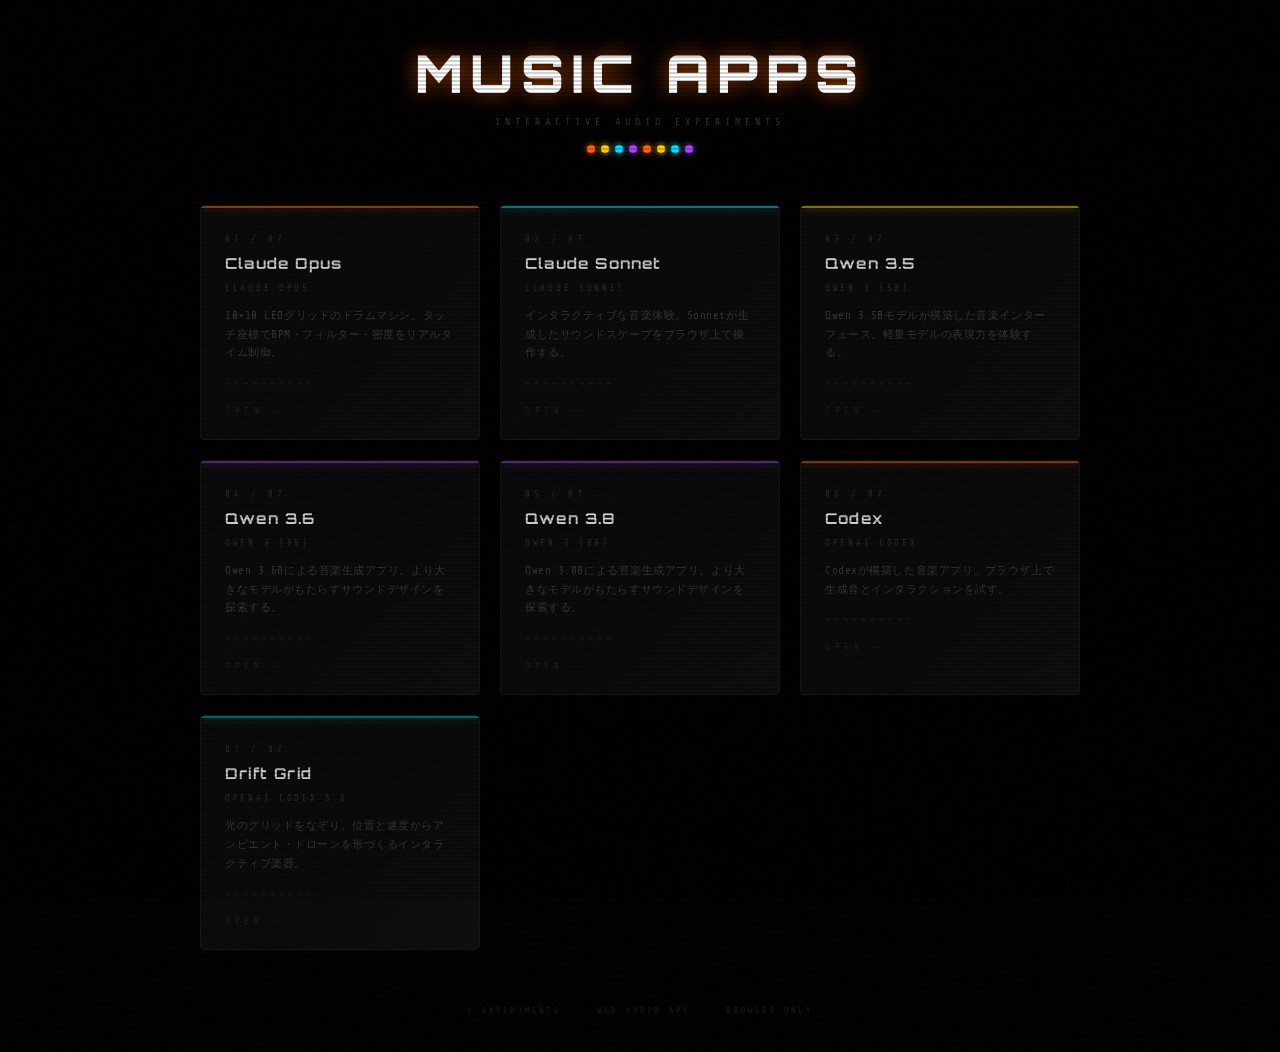
<file: index.html>
<!DOCTYPE html>
<html lang="ja">
<head>
<meta charset="UTF-8">
<meta name="viewport" content="width=device-width, initial-scale=1.0">
<title>MUSIC APPS</title>
<style>
  @import url('https://fonts.googleapis.com/css2?family=Share+Tech+Mono&family=Orbitron:wght@400;700;900&display=swap');

  *, *::before, *::after { box-sizing: border-box; margin: 0; padding: 0; }

  :root {
    --orange: #ff6600;
    --cyan:   #00ddff;
    --yellow: #ffcc00;
    --purple: #aa44ff;
    --dim:    #1a1a1a;
    --grid:   #0a0a0a;
  }

  body {
    background: #000;
    min-height: 100vh;
    display: flex;
    flex-direction: column;
    align-items: center;
    justify-content: center;
    font-family: 'Share Tech Mono', monospace;
    color: #444;
    overflow-x: hidden;
    padding: 40px 20px;
  }

  /* scanline overlay */
  body::before {
    content: '';
    position: fixed;
    inset: 0;
    background: repeating-linear-gradient(
      0deg,
      transparent,
      transparent 2px,
      rgba(0,0,0,0.18) 2px,
      rgba(0,0,0,0.18) 4px
    );
    pointer-events: none;
    z-index: 100;
  }

  /* noise grain */
  body::after {
    content: '';
    position: fixed;
    inset: -50%;
    width: 200%;
    height: 200%;
    background-image: url("data:image/svg+xml,%3Csvg viewBox='0 0 256 256' xmlns='http://www.w3.org/2000/svg'%3E%3Cfilter id='n'%3E%3CfeTurbulence type='fractalNoise' baseFrequency='0.9' numOctaves='4' stitchTiles='stitch'/%3E%3C/filter%3E%3Crect width='100%25' height='100%25' filter='url(%23n)' opacity='0.04'/%3E%3C/svg%3E");
    pointer-events: none;
    z-index: 99;
    opacity: 0.4;
  }

  header {
    text-align: center;
    margin-bottom: 52px;
  }

  .logo {
    font-family: 'Orbitron', sans-serif;
    font-weight: 900;
    font-size: clamp(28px, 6vw, 52px);
    letter-spacing: 0.15em;
    color: #fff;
    text-shadow:
      0 0 20px rgba(255,102,0,0.6),
      0 0 60px rgba(255,102,0,0.2);
    animation: flicker 8s infinite;
  }

  @keyframes flicker {
    0%,95%,97%,100% { opacity: 1; }
    96%             { opacity: 0.85; }
  }

  .subtitle {
    margin-top: 10px;
    font-size: 10px;
    letter-spacing: 0.5em;
    color: #333;
    text-transform: uppercase;
  }

  /* LED strip under logo */
  .led-strip {
    display: flex;
    gap: 6px;
    justify-content: center;
    margin-top: 18px;
  }
  .led-strip span {
    width: 8px;
    height: 8px;
    border-radius: 50%;
    animation: pulse-strip 1.2s ease-in-out infinite;
  }
  .led-strip span:nth-child(1) { background: var(--orange); box-shadow: 0 0 6px var(--orange); animation-delay: 0s; }
  .led-strip span:nth-child(2) { background: var(--yellow); box-shadow: 0 0 6px var(--yellow); animation-delay: .15s; }
  .led-strip span:nth-child(3) { background: var(--cyan);   box-shadow: 0 0 6px var(--cyan);   animation-delay: .30s; }
  .led-strip span:nth-child(4) { background: var(--purple); box-shadow: 0 0 6px var(--purple); animation-delay: .45s; }
  .led-strip span:nth-child(5) { background: var(--orange); box-shadow: 0 0 6px var(--orange); animation-delay: .60s; }
  .led-strip span:nth-child(6) { background: var(--yellow); box-shadow: 0 0 6px var(--yellow); animation-delay: .75s; }
  .led-strip span:nth-child(7) { background: var(--cyan);   box-shadow: 0 0 6px var(--cyan);   animation-delay: .90s; }
  .led-strip span:nth-child(8) { background: var(--purple); box-shadow: 0 0 6px var(--purple); animation-delay:1.05s; }

  @keyframes pulse-strip {
    0%,100% { opacity: 0.25; transform: scale(0.8); }
    50%     { opacity: 1;    transform: scale(1.1); }
  }

  /* grid of cards */
  .cards {
    display: grid;
    grid-template-columns: repeat(auto-fit, minmax(240px, 1fr));
    gap: 20px;
    width: 100%;
    max-width: 880px;
  }

  .card {
    position: relative;
    background: var(--grid);
    border: 1px solid #161616;
    border-radius: 4px;
    padding: 28px 24px 22px;
    text-decoration: none;
    display: flex;
    flex-direction: column;
    gap: 10px;
    overflow: hidden;
    transition: border-color 0.2s, transform 0.2s;
    cursor: pointer;
  }

  .card::before {
    content: '';
    position: absolute;
    inset: 0;
    background: linear-gradient(135deg, transparent 60%, rgba(255,255,255,0.015));
    pointer-events: none;
  }

  /* accent top bar */
  .card::after {
    content: '';
    position: absolute;
    top: 0; left: 0; right: 0;
    height: 2px;
    transition: opacity 0.2s;
    opacity: 0.5;
  }

  .card[data-color="orange"]::after { background: var(--orange); box-shadow: 0 0 8px var(--orange); }
  .card[data-color="cyan"]::after   { background: var(--cyan);   box-shadow: 0 0 8px var(--cyan);   }
  .card[data-color="yellow"]::after { background: var(--yellow); box-shadow: 0 0 8px var(--yellow); }
  .card[data-color="purple"]::after { background: var(--purple); box-shadow: 0 0 8px var(--purple); }

  .card:hover {
    transform: translateY(-2px);
    border-color: #252525;
  }
  .card:hover::after { opacity: 1; }

  .card-id {
    font-size: 9px;
    letter-spacing: 0.4em;
    color: #2a2a2a;
    text-transform: uppercase;
  }

  .card-name {
    font-family: 'Orbitron', sans-serif;
    font-weight: 700;
    font-size: 15px;
    letter-spacing: 0.08em;
    color: #ccc;
    transition: color 0.2s;
  }

  .card[data-color="orange"]:hover .card-name { color: var(--orange); text-shadow: 0 0 10px rgba(255,102,0,0.4); }
  .card[data-color="cyan"]:hover   .card-name { color: var(--cyan);   text-shadow: 0 0 10px rgba(0,221,255,0.4);  }
  .card[data-color="yellow"]:hover .card-name { color: var(--yellow); text-shadow: 0 0 10px rgba(255,204,0,0.4);  }
  .card[data-color="purple"]:hover .card-name { color: var(--purple); text-shadow: 0 0 10px rgba(170,68,255,0.4); }

  .card-model {
    font-size: 9px;
    letter-spacing: 0.3em;
    color: #2e2e2e;
    text-transform: uppercase;
  }

  .card-desc {
    font-size: 11px;
    letter-spacing: 0.05em;
    color: #383838;
    line-height: 1.7;
    margin-top: 4px;
  }

  /* mini LED dots on card */
  .card-leds {
    display: flex;
    gap: 4px;
    margin-top: 8px;
  }
  .card-leds span {
    width: 5px;
    height: 5px;
    border-radius: 50%;
    background: #111;
  }

  .card[data-color="orange"]:hover .card-leds span:nth-child(odd)  { background: var(--orange); box-shadow: 0 0 4px var(--orange); }
  .card[data-color="cyan"]:hover   .card-leds span:nth-child(odd)  { background: var(--cyan);   box-shadow: 0 0 4px var(--cyan);   }
  .card[data-color="yellow"]:hover .card-leds span:nth-child(odd)  { background: var(--yellow); box-shadow: 0 0 4px var(--yellow); }
  .card[data-color="purple"]:hover .card-leds span:nth-child(odd)  { background: var(--purple); box-shadow: 0 0 4px var(--purple); }

  .open-label {
    margin-top: 10px;
    font-size: 9px;
    letter-spacing: 0.5em;
    color: #1f1f1f;
    text-transform: uppercase;
    transition: color 0.2s;
  }
  .card:hover .open-label { color: #444; }

  footer {
    margin-top: 56px;
    font-size: 8px;
    letter-spacing: 0.4em;
    color: #1c1c1c;
    text-transform: uppercase;
    text-align: center;
  }
</style>
</head>
<body>

<header>
  <div class="logo">MUSIC APPS</div>
  <div class="subtitle">interactive audio experiments</div>
  <div class="led-strip">
    <span></span><span></span><span></span><span></span>
    <span></span><span></span><span></span><span></span>
  </div>
</header>

<div class="cards">

  <a class="card" href="claudeOp_music.html" data-color="orange">
    <div class="card-id">01 / 07</div>
    <div class="card-name">Claude Opus</div>
    <div class="card-model">Claude Opus</div>
    <div class="card-desc">10×10 LEDグリッドのドラムマシン。タッチ座標でBPM・フィルター・密度をリアルタイム制御。</div>
    <div class="card-leds">
      <span></span><span></span><span></span><span></span><span></span>
      <span></span><span></span><span></span><span></span><span></span>
    </div>
    <div class="open-label">open →</div>
  </a>

  <a class="card" href="claudeSo_music.html" data-color="cyan">
    <div class="card-id">02 / 07</div>
    <div class="card-name">Claude Sonnet</div>
    <div class="card-model">Claude Sonnet</div>
    <div class="card-desc">インタラクティブな音楽体験。Sonnetが生成したサウンドスケープをブラウザ上で操作する。</div>
    <div class="card-leds">
      <span></span><span></span><span></span><span></span><span></span>
      <span></span><span></span><span></span><span></span><span></span>
    </div>
    <div class="open-label">open →</div>
  </a>

  <a class="card" href="qwen35_music.html" data-color="yellow">
    <div class="card-id">03 / 07</div>
    <div class="card-name">Qwen 3.5</div>
    <div class="card-model">Qwen 3 (5B)</div>
    <div class="card-desc">Qwen 3.5Bモデルが構築した音楽インターフェース。軽量モデルの表現力を体験する。</div>
    <div class="card-leds">
      <span></span><span></span><span></span><span></span><span></span>
      <span></span><span></span><span></span><span></span><span></span>
    </div>
    <div class="open-label">open →</div>
  </a>

  <a class="card" href="qwen36_music.html" data-color="purple">
    <div class="card-id">04 / 07</div>
    <div class="card-name">Qwen 3.6</div>
    <div class="card-model">Qwen 3 (6B)</div>
    <div class="card-desc">Qwen 3.6Bによる音楽生成アプリ。より大きなモデルがもたらすサウンドデザインを探索する。</div>
    <div class="card-leds">
      <span></span><span></span><span></span><span></span><span></span>
      <span></span><span></span><span></span><span></span><span></span>
    </div>
    <div class="open-label">open →</div>
  </a>
  <a class="card" href="qwen38_music.html" data-color="purple">
    <div class="card-id">05 / 07</div>
    <div class="card-name">Qwen 3.8</div>
    <div class="card-model">Qwen 3 (8B)</div>
    <div class="card-desc">Qwen 3.8Bによる音楽生成アプリ。より大きなモデルがもたらすサウンドデザインを探索する。</div>
    <div class="card-leds">
      <span></span><span></span><span></span><span></span><span></span>
      <span></span><span></span><span></span><span></span><span></span>
    </div>
    <div class="open-label">open →</div>
  </a>
  <a class="card" href="codex_music.html" data-color="orange">
    <div class="card-id">06 / 07</div>
    <div class="card-name">Codex</div>
    <div class="card-model">OpenAI Codex</div>
    <div class="card-desc">Codexが構築した音楽アプリ。ブラウザ上で生成音とインタラクションを試す。</div>
    <div class="card-leds">
      <span></span><span></span><span></span><span></span><span></span>
      <span></span><span></span><span></span><span></span><span></span>
    </div>
    <div class="open-label">open →</div>
  </a>
  <a class="card" href="codex56_music.html" data-color="cyan">
    <div class="card-id">07 / 07</div>
    <div class="card-name">Drift Grid</div>
    <div class="card-model">OpenAI Codex 5.6</div>
    <div class="card-desc">光のグリッドをなぞり、位置と速度からアンビエント・ドローンを形づくるインタラクティブ楽器。</div>
    <div class="card-leds">
      <span></span><span></span><span></span><span></span><span></span>
      <span></span><span></span><span></span><span></span><span></span>
    </div>
    <div class="open-label">open →</div>
  </a>

</div>

<footer>7 experiments &nbsp;·&nbsp; web audio api &nbsp;·&nbsp; browser only</footer>

</body>
</html>
</file>
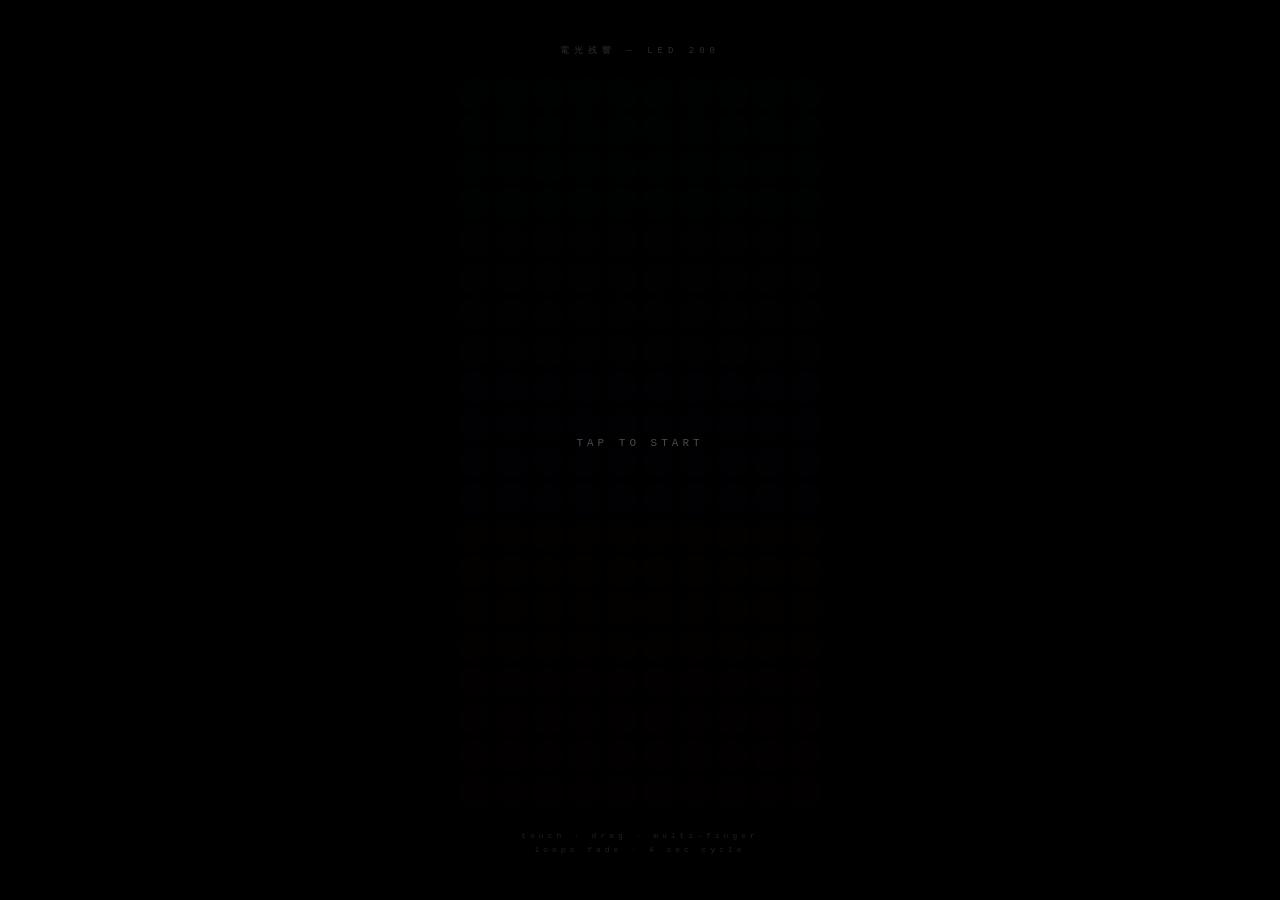
<file: claudeOp_music.html>
<!DOCTYPE html>
<html lang="ja">
<head>
<meta charset="UTF-8">
<meta name="viewport" content="width=device-width, initial-scale=1.0, user-scalable=no, viewport-fit=cover">
<title>電光残響 — LED 200</title>
<style>
  * {
    box-sizing: border-box;
    margin: 0;
    padding: 0;
    -webkit-tap-highlight-color: transparent;
    -webkit-touch-callout: none;
  }

  html {
    background: #000;
    height: 100%;
    overscroll-behavior: none;
  }

  body {
    background: #000;
    width: 100%;
    height: 100vh;
    height: 100dvh;
    overflow: hidden;
    user-select: none;
    -webkit-user-select: none;
    touch-action: none;
    overscroll-behavior: none;
    font-family: 'Courier New', Courier, monospace;
    color: #444;
    display: flex;
    flex-direction: column;
    align-items: center;
    justify-content: center;
    padding: env(safe-area-inset-top) 0 env(safe-area-inset-bottom);
  }

  #title {
    font-size: 9px;
    letter-spacing: 5px;
    color: #2c2c2c;
    margin-bottom: 12px;
    text-transform: uppercase;
  }

  #grid-wrap {
    position: relative;
    flex-shrink: 0;
  }

  #grid {
    display: grid;
    grid-template-columns: repeat(10, 1fr);
    gap: 4px;
    padding: 7px;
    width: min(94vw, calc((100dvh - 110px) / 2.05), 380px);
    background: #050505;
    border: 1px solid #0d0d0d;
    border-radius: 8px;
    touch-action: none;
  }

  .led {
    aspect-ratio: 1;
    border-radius: 50%;
    background: #060606;
    will-change: background, box-shadow;
  }

  .led[data-zone="0"] { background: #001512; }
  .led[data-zone="1"] { background: #160815; }
  .led[data-zone="2"] { background: #0d0014; }
  .led[data-zone="3"] { background: #150d00; }
  .led[data-zone="4"] { background: #160400; }

  #footer {
    margin-top: 12px;
    font-size: 8px;
    letter-spacing: 4px;
    color: #1f1f1f;
    text-align: center;
    line-height: 1.7;
  }

  #start-hint {
    position: absolute;
    inset: 0;
    display: flex;
    align-items: center;
    justify-content: center;
    background: rgba(0,0,0,0.92);
    border-radius: 8px;
    color: #4a4a4a;
    font-size: 11px;
    letter-spacing: 4px;
    text-transform: uppercase;
    transition: opacity 0.6s;
    z-index: 10;
    pointer-events: none;
  }

  #start-hint.hidden { opacity: 0; }
</style>
</head>
<body>

<div id="title">電光残響 — LED 200</div>

<div id="grid-wrap">
  <div id="grid"></div>
  <div id="start-hint">tap to start</div>
</div>

<div id="footer">touch · drag · multi-finger<br>loops fade · 4 sec cycle</div>

<script>
'use strict';

// === GRID ===
const N_COLS = 10;
const N_ROWS = 20;
const TOTAL = N_COLS * N_ROWS;
const zoneOf = (row) => Math.min(4, (row / 4) | 0);

const grid = document.getElementById('grid');
const wrap = document.getElementById('grid-wrap');
const hint = document.getElementById('start-hint');

const leds = [];
for (let r = 0; r < N_ROWS; r++) {
  for (let c = 0; c < N_COLS; c++) {
    const d = document.createElement('div');
    d.className = 'led';
    d.dataset.zone = zoneOf(r);
    grid.appendChild(d);
    leds.push(d);
  }
}

// Zone visual identities (hue, saturation)
const ZONE = [
  { hue: 168, sat: 100 }, // 0: cyan-teal — hihat
  { hue: 322, sat: 100 }, // 1: magenta — lead
  { hue: 268, sat:  85 }, // 2: purple — pad
  { hue:  38, sat: 100 }, // 3: amber — snare
  { hue:  14, sat: 100 }, // 4: red-orange — kick / bass
];

// === VISUAL ===
const ledBright = new Float32Array(TOTAL);
const activeLEDs = new Set();

function lightLED(idx, intensity) {
  if (idx < 0 || idx >= TOTAL) return;
  if (intensity > ledBright[idx]) {
    ledBright[idx] = Math.min(1.5, intensity);
    activeLEDs.add(idx);
  }
}

// Concentric splash rings around touched LED
const SPLASH = [
  [-1,  0, 0.55], [ 1,  0, 0.55], [ 0, -1, 0.55], [ 0,  1, 0.55],
  [-1, -1, 0.30], [-1,  1, 0.30], [ 1, -1, 0.30], [ 1,  1, 0.30],
  [-2,  0, 0.18], [ 2,  0, 0.18], [ 0, -2, 0.18], [ 0,  2, 0.18],
  [-2, -1, 0.10], [-2,  1, 0.10], [ 2, -1, 0.10], [ 2,  1, 0.10],
  [-1, -2, 0.10], [-1,  2, 0.10], [ 1, -2, 0.10], [ 1,  2, 0.10],
];

function splashLED(idx, intensity) {
  const r = (idx / N_COLS) | 0;
  const c = idx % N_COLS;
  lightLED(idx, intensity);
  for (let i = 0; i < SPLASH.length; i++) {
    const [dr, dc, m] = SPLASH[i];
    const nr = r + dr, nc = c + dc;
    if (nr >= 0 && nr < N_ROWS && nc >= 0 && nc < N_COLS) {
      lightLED(nr * N_COLS + nc, intensity * m);
    }
  }
}

const DECAY = 0.93;

function visualTick() {
  const toRm = [];
  for (const idx of activeLEDs) {
    const b = ledBright[idx];
    if (b > 0.012) {
      const r = (idx / N_COLS) | 0;
      const z = ZONE[zoneOf(r)];
      const bb = Math.min(1, b);
      const light = 4 + bb * 52;
      const led = leds[idx];
      led.style.background = `hsl(${z.hue},${z.sat}%,${light}%)`;
      led.style.boxShadow =
        `0 0 ${bb * 12}px hsl(${z.hue},${z.sat}%,55%),` +
        `0 0 ${bb * 26}px hsla(${z.hue},${z.sat}%,50%,0.45)`;
      ledBright[idx] = b * DECAY;
    } else {
      ledBright[idx] = 0;
      const led = leds[idx];
      led.style.background = '';
      led.style.boxShadow = '';
      toRm.push(idx);
    }
  }
  for (const i of toRm) activeLEDs.delete(i);
  requestAnimationFrame(visualTick);
}
requestAnimationFrame(visualTick);

// === AUDIO ===
let ctx = null;
let started = false;
let noiseBuf = null;
let masterFilter, sendBus;

function resumeAudio() {
  if (!ctx || ctx.state !== 'suspended' || typeof ctx.resume !== 'function') return;
  const p = ctx.resume();
  if (p && typeof p.catch === 'function') p.catch(() => {});
}

function start() {
  if (started) return;
  started = true;
  ctx = new (window.AudioContext || window.webkitAudioContext)();
  resumeAudio();

  // White noise buffer
  const len = ctx.sampleRate * 2;
  noiseBuf = ctx.createBuffer(1, len, ctx.sampleRate);
  const nd = noiseBuf.getChannelData(0);
  for (let i = 0; i < len; i++) nd[i] = Math.random() * 2 - 1;

  // Output chain: filter → compressor → master → destination
  const master = ctx.createGain();
  master.gain.value = 0.7;
  master.connect(ctx.destination);

  const comp = ctx.createDynamicsCompressor();
  comp.threshold.value = -10;
  comp.knee.value = 12;
  comp.ratio.value = 6;
  comp.attack.value = 0.005;
  comp.release.value = 0.15;
  comp.connect(master);

  masterFilter = ctx.createBiquadFilter();
  masterFilter.type = 'lowpass';
  masterFilter.frequency.value = 2400;
  masterFilter.Q.value = 1.2;
  masterFilter.connect(comp);

  // LFO breathing on master cutoff
  const lfo = ctx.createOscillator();
  lfo.frequency.value = 0.16;
  const lfoGain = ctx.createGain();
  lfoGain.gain.value = 1100;
  lfo.connect(lfoGain);
  lfoGain.connect(masterFilter.frequency);
  lfo.start();

  // Reverb (synthesized IR)
  const reverb = ctx.createConvolver();
  const rl = (ctx.sampleRate * 2.5) | 0;
  const rb = ctx.createBuffer(2, rl, ctx.sampleRate);
  for (let ch = 0; ch < 2; ch++) {
    const d = rb.getChannelData(ch);
    for (let i = 0; i < rl; i++) {
      d[i] = (Math.random() * 2 - 1) * Math.pow(1 - i / rl, 2.4);
    }
  }
  reverb.buffer = rb;
  const reverbGain = ctx.createGain();
  reverbGain.gain.value = 0.32;
  reverb.connect(reverbGain);
  reverbGain.connect(masterFilter);

  // Delay with feedback (dotted-8 @ 120bpm feel)
  const delay = ctx.createDelay(2);
  delay.delayTime.value = 0.375;
  const delayFb = ctx.createGain();
  delayFb.gain.value = 0.42;
  const delayFilt = ctx.createBiquadFilter();
  delayFilt.type = 'lowpass';
  delayFilt.frequency.value = 2500;
  const delayWet = ctx.createGain();
  delayWet.gain.value = 0.28;
  delay.connect(delayFilt);
  delayFilt.connect(delayFb);
  delayFb.connect(delay);
  delay.connect(delayWet);
  delayWet.connect(masterFilter);

  // Send bus → reverb + delay
  sendBus = ctx.createGain();
  sendBus.gain.value = 1.0;
  sendBus.connect(reverb);
  sendBus.connect(delay);

  // Loop scheduler
  loopAnchor = ctx.currentTime + 0.04;
  nextLoopBoundary = LOOP_LEN;
  setInterval(scheduler, 28);

  hint.classList.add('hidden');
}

// A minor pentatonic
const PENT = [0, 3, 5, 7, 10];
function colToFreq(col, baseMidi) {
  const oct = (col / 5) | 0;
  const idx = col % 5;
  const midi = baseMidi + oct * 12 + PENT[idx];
  return 440 * Math.pow(2, (midi - 69) / 12);
}

// === VOICES ===
function vHihat(t, col, x, y, vel) {
  const n = ctx.createBufferSource();
  n.buffer = noiseBuf;
  n.playbackRate.value = 0.7 + Math.random() * 0.7;
  const hp = ctx.createBiquadFilter();
  hp.type = 'highpass';
  hp.frequency.value = 5500 + col * 500;
  hp.Q.value = 0.5 + y * 4;
  const g = ctx.createGain();
  const dec = 0.025 + (1 - y) * 0.18;
  g.gain.setValueAtTime(0.16 * vel, t);
  g.gain.exponentialRampToValueAtTime(0.0001, t + dec);
  n.connect(hp); hp.connect(g);
  g.connect(masterFilter);
  const s = ctx.createGain(); s.gain.value = 0.4;
  g.connect(s); s.connect(sendBus);
  n.start(t); n.stop(t + dec + 0.02);
}

function vLead(t, col, x, y, vel) {
  const f = colToFreq(col, 81); // ~A5 base
  const lp = ctx.createBiquadFilter();
  lp.type = 'lowpass';
  lp.frequency.setValueAtTime(900 + x * 4500, t);
  lp.frequency.exponentialRampToValueAtTime(450, t + 0.5);
  lp.Q.value = 4 + y * 9; // resonance
  const g = ctx.createGain();
  g.gain.setValueAtTime(0, t);
  g.gain.linearRampToValueAtTime(0.16 * vel, t + 0.005);
  g.gain.exponentialRampToValueAtTime(0.0001, t + 0.55);
  for (const dt of [-9, 9]) {
    const o = ctx.createOscillator();
    o.type = 'sawtooth';
    o.frequency.value = f;
    o.detune.value = dt;
    o.connect(lp);
    o.start(t); o.stop(t + 0.65);
  }
  lp.connect(g);
  g.connect(masterFilter);
  const s = ctx.createGain(); s.gain.value = 0.55;
  g.connect(s); s.connect(sendBus);
}

function vPad(t, col, x, y, vel) {
  const f = colToFreq(col, 57); // ~A3 base
  const lp = ctx.createBiquadFilter();
  lp.type = 'lowpass';
  lp.frequency.value = 600 + x * 1800;
  lp.Q.value = 1.5 + y * 4;
  const g = ctx.createGain();
  g.gain.setValueAtTime(0, t);
  g.gain.linearRampToValueAtTime(0.085 * vel, t + 0.35);
  g.gain.linearRampToValueAtTime(0.055 * vel, t + 1.2);
  g.gain.exponentialRampToValueAtTime(0.0001, t + 2.5);
  for (const dt of [-12, -7, 0, 5, 12]) {
    const o = ctx.createOscillator();
    o.type = 'sawtooth';
    o.frequency.value = f;
    o.detune.value = dt * 6;
    o.connect(lp);
    o.start(t); o.stop(t + 2.6);
  }
  lp.connect(g);
  g.connect(masterFilter);
  const s = ctx.createGain(); s.gain.value = 0.7;
  g.connect(s); s.connect(sendBus);
}

function vSnare(t, col, x, y, vel) {
  // Noise body
  const n = ctx.createBufferSource();
  n.buffer = noiseBuf;
  const bp = ctx.createBiquadFilter();
  bp.type = 'bandpass';
  bp.frequency.value = 1200 + col * 200;
  bp.Q.value = 0.7;
  const ng = ctx.createGain();
  ng.gain.setValueAtTime(0.32 * vel, t);
  ng.gain.exponentialRampToValueAtTime(0.0001, t + 0.18);
  n.connect(bp); bp.connect(ng);
  ng.connect(masterFilter);
  const sN = ctx.createGain(); sN.gain.value = 0.5;
  ng.connect(sN); sN.connect(sendBus);
  n.start(t); n.stop(t + 0.2);
  // Tonal core
  const o = ctx.createOscillator();
  o.type = 'triangle';
  o.frequency.setValueAtTime(180 + y * 90, t);
  o.frequency.exponentialRampToValueAtTime(70, t + 0.08);
  const og = ctx.createGain();
  og.gain.setValueAtTime(0.18 * vel, t);
  og.gain.exponentialRampToValueAtTime(0.0001, t + 0.1);
  o.connect(og);
  og.connect(masterFilter);
  o.start(t); o.stop(t + 0.12);
}

function vKick(t, col, x, y, vel) {
  const o = ctx.createOscillator();
  o.type = 'sine';
  const startF = 80 + col * 8;
  o.frequency.setValueAtTime(startF * 4, t);
  o.frequency.exponentialRampToValueAtTime(startF, t + 0.025);
  o.frequency.exponentialRampToValueAtTime(0.001, t + 0.45);
  const g = ctx.createGain();
  g.gain.setValueAtTime(0.85 * vel, t);
  g.gain.exponentialRampToValueAtTime(0.0001, t + 0.45);
  // Saturation
  const ws = ctx.createWaveShaper();
  const cv = new Float32Array(256);
  const drive = 1.5 + y * 3;
  for (let i = 0; i < 256; i++) {
    const u = (i / 256) * 2 - 1;
    cv[i] = Math.tanh(u * drive);
  }
  ws.curve = cv;
  o.connect(ws); ws.connect(g);
  g.connect(masterFilter);
  const s = ctx.createGain(); s.gain.value = 0.22;
  g.connect(s); s.connect(sendBus);
  o.start(t); o.stop(t + 0.5);
}

const VOICES = [vHihat, vLead, vPad, vSnare, vKick];

function trigger(zone, col, row, t, vel) {
  const rowInZone = row % 4;
  const x = col / (N_COLS - 1);
  const y = rowInZone / 3;
  VOICES[zone](t, col, x, y, vel);
}

// === LOOP ===
const LOOP_LEN = 4.0;
const MAX_REPEATS = 5;
const events = [];
let loopAnchor = 0;
let nextLoopBoundary = 0;

function recordEvent(zone, col, row, vel) {
  const phase = ((ctx.currentTime - loopAnchor) % LOOP_LEN + LOOP_LEN) % LOOP_LEN;
  events.push({ phase, zone, col, row, vel, repeats: 0 });
  if (events.length > 80) events.splice(0, events.length - 80);
}

function scheduler() {
  if (!ctx) return;
  const lookahead = 0.18;
  while (loopAnchor + nextLoopBoundary < ctx.currentTime + lookahead) {
    const baseT = loopAnchor + nextLoopBoundary;
    for (let i = events.length - 1; i >= 0; i--) {
      const e = events[i];
      if (e.repeats >= MAX_REPEATS) {
        events.splice(i, 1);
        continue;
      }
      const t = baseT + e.phase;
      const v = e.vel * Math.pow(0.7, e.repeats + 1);
      if (v > 0.04) {
        trigger(e.zone, e.col, e.row, t, v);
        scheduleVisual(e.col, e.row, t, v);
      }
      e.repeats++;
    }
    nextLoopBoundary += LOOP_LEN;
  }
}

function scheduleVisual(col, row, t, vel) {
  const ms = (t - ctx.currentTime) * 1000;
  setTimeout(() => {
    splashLED(row * N_COLS + col, Math.min(1, vel * 1.4));
  }, Math.max(0, ms));
}

// === INPUT ===
const pointers = new Map();
const lastTrigCell = new Float32Array(TOTAL);
const TRIG_DEDUPE = 0.07;

function getCellFromCoords(cx, cy) {
  const r = grid.getBoundingClientRect();
  if (cx < r.left || cx > r.right || cy < r.top || cy > r.bottom) return -1;
  const ux = (cx - r.left) / r.width;
  const uy = (cy - r.top) / r.height;
  const col = Math.max(0, Math.min(N_COLS - 1, (ux * N_COLS) | 0));
  const row = Math.max(0, Math.min(N_ROWS - 1, (uy * N_ROWS) | 0));
  return row * N_COLS + col;
}

function triggerCell(idx, vel) {
  if (!ctx) return;
  const now = ctx.currentTime;
  if (now - lastTrigCell[idx] < TRIG_DEDUPE) return;
  lastTrigCell[idx] = now;
  const row = (idx / N_COLS) | 0;
  const col = idx % N_COLS;
  const zone = zoneOf(row);
  trigger(zone, col, row, now, vel);
  splashLED(idx, 1.0);
  recordEvent(zone, col, row, vel);
}

function handlePointer(id, cx, cy, isDown) {
  if (!started) start();
  resumeAudio();
  if (!ctx) return;
  const idx = getCellFromCoords(cx, cy);
  if (idx < 0) return;
  const p = pointers.get(id);
  if (!p) {
    pointers.set(id, { lastIdx: idx });
    triggerCell(idx, isDown ? 0.95 : 0.7);
  } else if (p.lastIdx !== idx) {
    p.lastIdx = idx;
    triggerCell(idx, 0.7);
  }
}

wrap.addEventListener('pointerdown', (e) => {
  e.preventDefault();
  try { wrap.setPointerCapture(e.pointerId); } catch (_) {}
  handlePointer(e.pointerId, e.clientX, e.clientY, true);
});

wrap.addEventListener('pointermove', (e) => {
  if (!pointers.has(e.pointerId)) return;
  e.preventDefault();
  handlePointer(e.pointerId, e.clientX, e.clientY, false);
});

function endPointer(e) { pointers.delete(e.pointerId); }
wrap.addEventListener('pointerup', endPointer);
wrap.addEventListener('pointercancel', endPointer);
wrap.addEventListener('pointerleave', endPointer);

function handleTouchList(touches, isDown) {
  if (!started) start();
  resumeAudio();
  for (let i = 0; i < touches.length; i++) {
    const t = touches[i];
    handlePointer(`touch-${t.identifier}`, t.clientX, t.clientY, isDown);
  }
}

wrap.addEventListener('touchstart', (e) => {
  e.preventDefault();
  handleTouchList(e.changedTouches, true);
}, { passive: false });

wrap.addEventListener('touchmove', (e) => {
  e.preventDefault();
  handleTouchList(e.changedTouches, false);
}, { passive: false });

function endTouchList(touches) {
  for (let i = 0; i < touches.length; i++) {
    pointers.delete(`touch-${touches[i].identifier}`);
  }
}

wrap.addEventListener('touchend', (e) => {
  e.preventDefault();
  endTouchList(e.changedTouches);
}, { passive: false });

wrap.addEventListener('touchcancel', (e) => {
  e.preventDefault();
  endTouchList(e.changedTouches);
}, { passive: false });

document.addEventListener('touchmove', (e) => e.preventDefault(), { passive: false });
document.addEventListener('gesturestart', (e) => e.preventDefault());

</script>
</body>
</html>
</file>
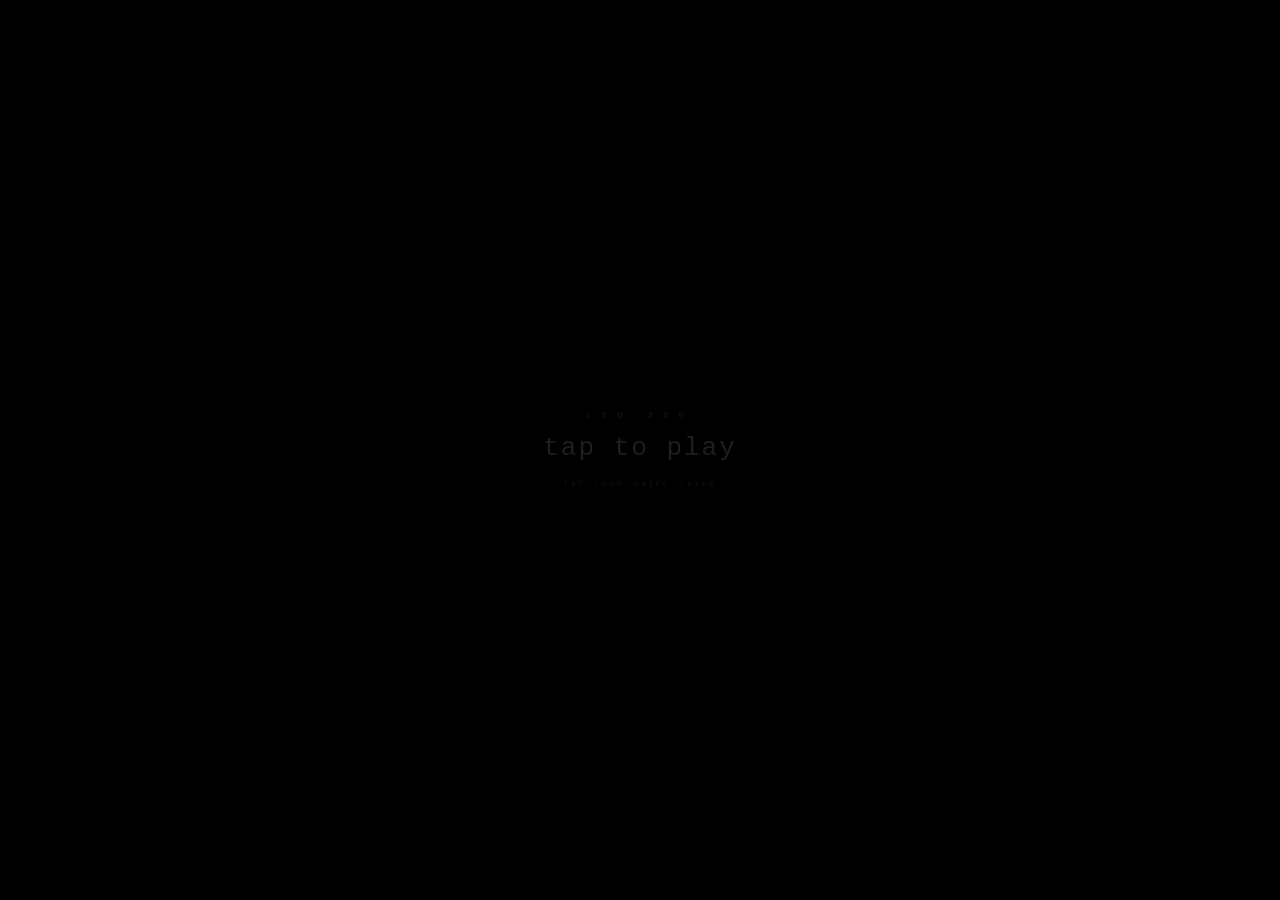
<file: claudeSo_music.html>
<!DOCTYPE html>
<html lang="ja">
<head>
<meta charset="UTF-8">
<meta name="viewport" content="width=device-width, initial-scale=1.0, user-scalable=no, viewport-fit=cover">
<title>LED 200</title>
<style>
* { box-sizing: border-box; margin: 0; padding: 0; -webkit-tap-highlight-color: transparent; }

body {
  background: #000;
  height: 100dvh;
  display: flex;
  flex-direction: column;
  align-items: center;
  font-family: 'Courier New', Courier, monospace;
  overflow: hidden;
  user-select: none;
  touch-action: none;
  padding-top: env(safe-area-inset-top, 0px);
  padding-bottom: env(safe-area-inset-bottom, 0px);
}

#header {
  font-size: 8px;
  letter-spacing: 7px;
  color: #111;
  text-transform: uppercase;
  padding: 9px 0 5px;
  flex-shrink: 0;
}

#grid-wrap {
  flex: 1;
  display: flex;
  align-items: stretch;
  justify-content: center;
  width: 100%;
  padding: 0 10px;
  min-height: 0;
}

#grid {
  display: grid;
  grid-template-columns: repeat(10, 1fr);
  grid-template-rows: repeat(20, 1fr);
  gap: 2px;
  flex: 1;
  max-width: 420px;
  background: #040404;
  border-radius: 8px;
  padding: 7px;
  cursor: crosshair;
  border: 1px solid #0c0c0c;
  position: relative;
}

.led {
  border-radius: 3px;
  background: #080808;
  position: relative;
}

/* Very subtle zone tints */
.z0 { background: #0a0810; }
.z1 { background: #050a0d; }
.z2 { background: #0d0804; }
.z3 { background: #0d0b04; }
.z4 { background: #060d08; }
.z5 { background: #060d06; }
.z6 { background: #0d0504; }

#footer {
  display: flex;
  gap: 18px;
  padding: 7px 0 6px;
  font-size: 8px;
  letter-spacing: 2px;
  color: #111;
  flex-shrink: 0;
}
.fv { color: #252525; }

/* Zone label strip - right edge */
#zone-labels {
  position: absolute;
  right: -22px;
  top: 7px;
  bottom: 7px;
  display: flex;
  flex-direction: column;
  pointer-events: none;
}
.zlabel {
  flex: 1;
  display: flex;
  align-items: center;
  font-size: 6px;
  letter-spacing: 1px;
  writing-mode: vertical-rl;
  color: #111;
  text-transform: uppercase;
  justify-content: center;
}

#overlay {
  position: fixed;
  inset: 0;
  background: #000;
  display: flex;
  align-items: center;
  justify-content: center;
  flex-direction: column;
  gap: 12px;
  z-index: 50;
  transition: opacity 0.9s ease-out;
}
#overlay.hide { opacity: 0; pointer-events: none; }
.ot1 { font-size: 9px; letter-spacing: 10px; color: #161616; text-transform: uppercase; }
.ot2 { font-size: 26px; letter-spacing: 2px; color: #1e1e1e; }
.ot3 { font-size: 7px; letter-spacing: 3px; color: #111; text-transform: uppercase; margin-top: 4px; }
</style>
</head>
<body>
<div id="header">LED 200</div>
<div id="grid-wrap" style="position:relative">
  <div id="grid"></div>
</div>
<div id="footer">
  <span>BPM <span class="fv" id="s-bpm">—</span></span>
  <span>ECH <span class="fv" id="s-ech">—</span></span>
  <span>REV <span class="fv" id="s-rev">—</span></span>
  <span>LFO <span class="fv" id="s-lfo">—</span></span>
  <span>GHO <span class="fv" id="s-gho">—</span></span>
</div>
<div id="overlay">
  <div class="ot1">LED 200</div>
  <div class="ot2">tap to play</div>
  <div class="ot3">tap・loop・swipe・layer</div>
</div>

<script>
// ═══════════════════════════════════════════════════════════════════
//  CONFIG
// ═══════════════════════════════════════════════════════════════════
const COLS = 10, ROWS = 20, TOTAL = 200;
const BPM = 120;
const BAR_MS = (60000 / BPM) * 4; // 2000ms @ 120bpm
const MAX_GHOSTS = 12;
const GHOST_REPEATS = 5;
const DECAY = 0.905; // brightness decay per frame (~60fps)
const GLOW_RADIUS = 2.8;

// Zones: [startRow, endRow inclusive, name, color [r,g,b]]
const ZONES = [
  { s:  0, e:  2, name: 'PAD',   c: [140,  50, 255] },
  { s:  3, e:  5, name: 'LEAD',  c: [  0, 210, 255] },
  { s:  6, e:  8, name: 'BASS',  c: [255, 110,   0] },
  { s:  9, e: 11, name: 'CLAP',  c: [255, 210,   0] },
  { s: 12, e: 14, name: 'HAT',   c: [190, 255, 210] },
  { s: 15, e: 17, name: 'TOM',   c: [  0, 255, 110] },
  { s: 18, e: 19, name: 'KICK',  c: [255,  40,  40] },
];

// Pentatonic Am: A C D E G (two octaves across 10 columns)
const NOTE_PAD  = [220, 261.63, 293.66, 329.63, 392.00, 440.00, 523.25, 587.33, 659.25, 783.99];
const NOTE_LEAD = [110, 130.81, 146.83, 164.81, 196.00, 220.00, 261.63, 293.66, 329.63, 392.00];
const NOTE_BASS = [ 55,  65.41,  73.42,  82.41,  98.00, 110.00, 130.81, 146.83, 164.81, 196.00];
const NOTE_TOM  = [ 80,  90,  100,  110,  120,  130,  140,  150,  160, 170];

// ═══════════════════════════════════════════════════════════════════
//  STATE
// ═══════════════════════════════════════════════════════════════════
let ctx = null, revNode = null, delNode = null, delFb = null, master = null;
let noiseBuf = null;
let started = false;
let ghostCount = 0;

const brightness = new Float32Array(TOTAL);
const ledR = new Uint8Array(TOTAL);
const ledG = new Uint8Array(TOTAL);
const ledB = new Uint8Array(TOTAL);
const ghosts = [];
const fingerMap = new Map(); // id → ledIdx

// ═══════════════════════════════════════════════════════════════════
//  DOM BUILD
// ═══════════════════════════════════════════════════════════════════
const gridEl = document.getElementById('grid');
const overlay = document.getElementById('overlay');

// Precompute zone per LED
const LED_ZONE = new Uint8Array(TOTAL);
for (let i = 0; i < TOTAL; i++) {
  const row = (i / COLS) | 0;
  for (let z = 0; z < ZONES.length; z++) {
    if (row >= ZONES[z].s && row <= ZONES[z].e) { LED_ZONE[i] = z; break; }
  }
}

// Build LED elements
const leds = [];
for (let i = 0; i < TOTAL; i++) {
  const d = document.createElement('div');
  d.className = `led z${LED_ZONE[i]}`;
  gridEl.appendChild(d);
  leds.push(d);
}

// ═══════════════════════════════════════════════════════════════════
//  AUDIO ENGINE
// ═══════════════════════════════════════════════════════════════════
function initAudio() {
  ctx = new (window.AudioContext || window.webkitAudioContext)();

  // ── White noise buffer ────────────────────────────────────────────
  const nf = ctx.sampleRate * 2;
  noiseBuf = ctx.createBuffer(1, nf, ctx.sampleRate);
  const nd = noiseBuf.getChannelData(0);
  for (let i = 0; i < nf; i++) nd[i] = Math.random() * 2 - 1;

  // ── Synthetic reverb (convolver) ──────────────────────────────────
  revNode = ctx.createConvolver();
  const rlen = (ctx.sampleRate * 2.8) | 0;
  const rbuf = ctx.createBuffer(2, rlen, ctx.sampleRate);
  for (let c = 0; c < 2; c++) {
    const d = rbuf.getChannelData(c);
    for (let i = 0; i < rlen; i++)
      d[i] = (Math.random() * 2 - 1) * Math.pow(1 - i / rlen, 2.0) * (c === 0 ? 1 : -1) * (0.8 + Math.random() * 0.4);
  }
  revNode.buffer = rbuf;

  // ── Echo: delay + feedback ────────────────────────────────────────
  delNode = ctx.createDelay(2.0);
  delNode.delayTime.value = (60 / BPM) * 0.75; // dotted-eighth echo
  delFb = ctx.createGain();
  delFb.gain.value = 0.36;
  delNode.connect(delFb);
  delFb.connect(delNode);

  // ── Compressor/limiter ────────────────────────────────────────────
  const comp = ctx.createDynamicsCompressor();
  comp.threshold.value = -5;
  comp.knee.value = 3;
  comp.ratio.value = 10;
  comp.attack.value = 0.003;
  comp.release.value = 0.2;

  // ── Master ────────────────────────────────────────────────────────
  master = ctx.createGain();
  master.gain.value = 0.88;

  revNode.connect(master);
  delNode.connect(master);
  master.connect(comp);
  comp.connect(ctx.destination);

  updateStatus();
}

// Route a gain node to dry/reverb/echo buses
function route(g, dry, wet, echo) {
  if (dry > 0) {
    const dg = ctx.createGain(); dg.gain.value = dry;
    g.connect(dg); dg.connect(master);
  }
  if (wet > 0) {
    const wg = ctx.createGain(); wg.gain.value = wet;
    g.connect(wg); wg.connect(revNode);
  }
  if (echo > 0) {
    const eg = ctx.createGain(); eg.gain.value = echo;
    g.connect(eg); eg.connect(delNode);
  }
}

// ── Instrument voices ─────────────────────────────────────────────

function playPad(t, freq, v) {
  const o1 = ctx.createOscillator(), o2 = ctx.createOscillator();
  o1.type = 'sine'; o2.type = 'triangle';
  o1.frequency.value = freq;
  o2.frequency.value = freq; o2.detune.value = 11;
  const g = ctx.createGain();
  g.gain.setValueAtTime(0, t);
  g.gain.linearRampToValueAtTime(0.28 * v, t + 0.2);
  g.gain.setValueAtTime(0.22 * v, t + 0.5);
  g.gain.exponentialRampToValueAtTime(0.001, t + 1.6);
  o1.connect(g); o2.connect(g);
  route(g, 0.3, 0.7, 0.12);
  o1.start(t); o2.start(t); o1.stop(t+1.7); o2.stop(t+1.7);
}

function playLead(t, freq, v) {
  const osc = ctx.createOscillator();
  osc.type = 'sawtooth'; osc.frequency.value = freq;
  const filt = ctx.createBiquadFilter();
  filt.type = 'lowpass'; filt.Q.value = 9;
  filt.frequency.setValueAtTime(freq * 12, t);
  filt.frequency.exponentialRampToValueAtTime(freq * 0.65, t + 0.22);
  const g = ctx.createGain();
  g.gain.setValueAtTime(0.38 * v, t);
  g.gain.exponentialRampToValueAtTime(0.001, t + 0.58);
  osc.connect(filt); filt.connect(g);
  route(g, 0.5, 0.12, 0.58);
  osc.start(t); osc.stop(t+0.65);
}

function playBass(t, freq, v) {
  const osc = ctx.createOscillator();
  osc.type = 'sawtooth'; osc.frequency.value = freq;
  const filt = ctx.createBiquadFilter();
  filt.type = 'lowpass'; filt.Q.value = 14;
  filt.frequency.setValueAtTime(freq * 7, t);
  filt.frequency.exponentialRampToValueAtTime(freq * 0.35, t + 0.18);
  // Per-note LFO (resonant filter wobble)
  const lfo = ctx.createOscillator(); lfo.frequency.value = 0.7 + Math.random() * 0.6;
  const lg  = ctx.createGain(); lg.gain.value = freq * 0.9;
  lfo.connect(lg); lg.connect(filt.frequency);
  const g = ctx.createGain();
  g.gain.setValueAtTime(0.62 * v, t);
  g.gain.exponentialRampToValueAtTime(0.001, t + 0.44);
  osc.connect(filt); filt.connect(g);
  route(g, 0.88, 0.04, 0.06);
  lfo.start(t); osc.start(t); lfo.stop(t+0.5); osc.stop(t+0.5);
}

function playClap(t, v) {
  // Layered noise bursts for snap/body
  for (let i = 0; i < 3; i++) {
    const n = ctx.createBufferSource(); n.buffer = noiseBuf;
    const bp = ctx.createBiquadFilter(); bp.type = 'bandpass';
    bp.frequency.value = 900 + Math.random() * 1400; bp.Q.value = 0.65;
    const g = ctx.createGain();
    const on = t + i * 0.013;
    g.gain.setValueAtTime(0.68 * v, on);
    g.gain.exponentialRampToValueAtTime(0.001, on + 0.09);
    n.connect(bp); bp.connect(g);
    route(g, 0.62, 0.38, 0.08);
    n.start(on); n.stop(on + 0.11);
  }
}

function playHihat(t, v, open) {
  const n = ctx.createBufferSource(); n.buffer = noiseBuf;
  const hp = ctx.createBiquadFilter(); hp.type = 'highpass'; hp.frequency.value = 8200;
  const bp = ctx.createBiquadFilter(); bp.type = 'peaking';
  bp.frequency.value = 10000; bp.gain.value = 6; bp.Q.value = 1;
  const dec = open ? 0.32 : 0.055;
  const g = ctx.createGain();
  g.gain.setValueAtTime(0.48 * v, t);
  g.gain.exponentialRampToValueAtTime(0.001, t + dec);
  n.connect(hp); hp.connect(bp); bp.connect(g);
  route(g, 0.85, 0.1, open ? 0.08 : 0.02);
  n.start(t); n.stop(t + dec + 0.01);
}

function playTom(t, freq, v) {
  const osc = ctx.createOscillator(); osc.type = 'sine';
  osc.frequency.setValueAtTime(freq * 2.4, t);
  osc.frequency.exponentialRampToValueAtTime(freq * 0.65, t + 0.13);
  const g = ctx.createGain();
  g.gain.setValueAtTime(0.72 * v, t);
  g.gain.exponentialRampToValueAtTime(0.001, t + 0.34);
  osc.connect(g);
  route(g, 0.78, 0.2, 0.04);
  osc.start(t); osc.stop(t+0.4);
}

function playKick(t, v) {
  const osc = ctx.createOscillator();
  osc.frequency.setValueAtTime(175, t);
  osc.frequency.exponentialRampToValueAtTime(0.01, t + 0.48);
  // Soft clip for punch
  const ws = ctx.createWaveShaper();
  const c = new Float32Array(512);
  for (let i = 0; i < 512; i++) {
    const x = i * 2 / 512 - 1;
    c[i] = (Math.PI + 180) * x / (Math.PI + 180 * Math.abs(x));
  }
  ws.curve = c;
  const g = ctx.createGain();
  g.gain.setValueAtTime(1.5 * v, t);
  g.gain.exponentialRampToValueAtTime(0.001, t + 0.48);
  osc.connect(ws); ws.connect(g);
  route(g, 1.0, 0.02, 0.0);
  osc.start(t); osc.stop(t+0.52);
}

function triggerSound(ledIdx, vel) {
  if (!ctx) return;
  const t = ctx.currentTime + 0.012;
  const col = ledIdx % COLS;
  const z = LED_ZONE[ledIdx];
  switch (z) {
    case 0: playPad  (t, NOTE_PAD[col],  vel); break;
    case 1: playLead (t, NOTE_LEAD[col], vel); break;
    case 2: playBass (t, NOTE_BASS[col], vel); break;
    case 3: playClap (t, vel);                 break;
    case 4: playHihat(t, vel, col > 6);        break;
    case 5: playTom  (t, NOTE_TOM[col],  vel); break;
    case 6: playKick (t, vel);                 break;
  }
}

// ═══════════════════════════════════════════════════════════════════
//  LED DISPLAY SYSTEM  (RAF-driven brightness decay)
// ═══════════════════════════════════════════════════════════════════
function activateLED(idx, vel) {
  const z = LED_ZONE[idx];
  const [r, g, b] = ZONES[z].c;
  brightness[idx] = Math.min(1, vel);
  ledR[idx] = r; ledG[idx] = g; ledB[idx] = b;

  // Glow propagation to neighbors
  const row = (idx / COLS) | 0, col = idx % COLS;
  const ri = Math.ceil(GLOW_RADIUS);
  for (let dr = -ri; dr <= ri; dr++) {
    for (let dc = -ri; dc <= ri; dc++) {
      const dist = Math.sqrt(dr*dr + dc*dc);
      if (dist === 0 || dist > GLOW_RADIUS) continue;
      const nr = row + dr, nc = col + dc;
      if (nr < 0 || nr >= ROWS || nc < 0 || nc >= COLS) continue;
      const ni = nr * COLS + nc;
      const s = (1 - dist / GLOW_RADIUS) * vel * 0.48;
      if (s > brightness[ni]) {
        brightness[ni] = s;
        ledR[ni] = r; ledG[ni] = g; ledB[ni] = b;
      }
    }
  }
}

let frameCount = 0;
function rafLoop() {
  frameCount++;
  // Update every other frame for battery on mobile (still ~30fps)
  if (frameCount % 2 === 0) {
    for (let i = 0; i < TOTAL; i++) {
      const br = brightness[i];
      if (br < 0.003) {
        if (br > 0) { brightness[i] = 0; leds[i].style.cssText = ''; }
        continue;
      }
      brightness[i] = br * DECAY;
      const r = ledR[i], g = ledG[i], b = ledB[i];
      const a = br.toFixed(3);
      if (br > 0.6) {
        leds[i].style.cssText =
          `background:rgb(${r},${g},${b});` +
          `box-shadow:0 0 ${(br*13)|0}px rgba(${r},${g},${b},${a}),` +
                     `0 0 ${(br*26)|0}px rgba(${r},${g},${b},${(br*0.38).toFixed(3)})`;
      } else if (br > 0.12) {
        leds[i].style.cssText =
          `background:rgba(${r},${g},${b},${a});` +
          `box-shadow:0 0 ${(br*9)|0}px rgba(${r},${g},${b},${(br*0.55).toFixed(3)})`;
      } else {
        leds[i].style.cssText = `background:rgba(${r},${g},${b},${a})`;
      }
    }
  }
  requestAnimationFrame(rafLoop);
}

// ═══════════════════════════════════════════════════════════════════
//  GHOST / LOOP SYSTEM
// ═══════════════════════════════════════════════════════════════════
function addGhost(ledIdx) {
  // Trim oldest if over limit
  while (ghosts.length >= MAX_GHOSTS) {
    const old = ghosts.shift();
    clearTimeout(old.timer);
  }
  const ghost = { ledIdx, repeats: GHOST_REPEATS, timer: null };
  ghosts.push(ghost);

  function repeat() {
    if (ghost.repeats <= 0) {
      const i = ghosts.indexOf(ghost);
      if (i >= 0) ghosts.splice(i, 1);
      updateStatus();
      return;
    }
    // Velocity decays each repeat
    const vel = 0.62 * (ghost.repeats / GHOST_REPEATS);
    triggerSound(ghost.ledIdx, vel);
    activateLED(ghost.ledIdx, vel * 0.9);
    ghost.repeats--;
    ghost.timer = setTimeout(repeat, BAR_MS);
  }
  ghost.timer = setTimeout(repeat, BAR_MS);
  updateStatus();
}

// ═══════════════════════════════════════════════════════════════════
//  AMBIENT SCINTILLATION  (idle sparkle)
// ═══════════════════════════════════════════════════════════════════
function scintillate() {
  const count = 2 + Math.floor(Math.random() * 3);
  for (let n = 0; n < count; n++) {
    const idx = Math.floor(Math.random() * TOTAL);
    if (brightness[idx] < 0.04) {
      const z = LED_ZONE[idx];
      const [r, g, b] = ZONES[z].c;
      brightness[idx] = 0.04 + Math.random() * 0.1;
      ledR[idx] = r; ledG[idx] = g; ledB[idx] = b;
    }
  }
  setTimeout(scintillate, 120 + Math.random() * 280);
}

// ═══════════════════════════════════════════════════════════════════
//  INPUT HANDLING  (multi-touch + mouse)
// ═══════════════════════════════════════════════════════════════════
function getIdx(cx, cy) {
  const rect = gridEl.getBoundingClientRect();
  const rx = (cx - rect.left) / rect.width;
  const ry = (cy - rect.top)  / rect.height;
  if (rx < 0 || rx > 1 || ry < 0 || ry > 1) return -1;
  return ((ry * ROWS) | 0) * COLS + ((rx * COLS) | 0);
}

function fire(idx, vel, loop) {
  triggerSound(idx, vel);
  activateLED(idx, vel);
  if (loop) addGhost(idx);
}

function ensureStarted() {
  if (started) return;
  started = true;
  initAudio();
  overlay.classList.add('hide');
  setTimeout(() => { try { overlay.remove(); } catch(e){} }, 1000);
  requestAnimationFrame(rafLoop);
  scintillate();
}

// Touch events
gridEl.addEventListener('touchstart', e => {
  e.preventDefault();
  ensureStarted();
  for (const t of e.changedTouches) {
    const idx = getIdx(t.clientX, t.clientY);
    if (idx < 0) continue;
    fingerMap.set(t.identifier, idx);
    fire(idx, 1.0, true); // tap = create ghost loop
  }
}, { passive: false });

gridEl.addEventListener('touchmove', e => {
  e.preventDefault();
  for (const t of e.changedTouches) {
    const prev = fingerMap.get(t.identifier);
    const idx = getIdx(t.clientX, t.clientY);
    if (idx < 0 || idx === prev) continue;
    fingerMap.set(t.identifier, idx);
    fire(idx, 0.82, false); // swipe = play only, no loop
  }
}, { passive: false });

gridEl.addEventListener('touchend', e => {
  e.preventDefault();
  for (const t of e.changedTouches) fingerMap.delete(t.identifier);
}, { passive: false });

gridEl.addEventListener('touchcancel', e => {
  e.preventDefault();
  for (const t of e.changedTouches) fingerMap.delete(t.identifier);
}, { passive: false });

// Mouse events
let mouseDown = false, lastMouseIdx = -1;

gridEl.addEventListener('mousedown', e => {
  mouseDown = true;
  ensureStarted();
  const idx = getIdx(e.clientX, e.clientY);
  if (idx < 0) return;
  lastMouseIdx = idx;
  fire(idx, 1.0, true);
});

window.addEventListener('mousemove', e => {
  if (!mouseDown) return;
  const idx = getIdx(e.clientX, e.clientY);
  if (idx < 0 || idx === lastMouseIdx) return;
  lastMouseIdx = idx;
  fire(idx, 0.82, false);
});

window.addEventListener('mouseup', () => { mouseDown = false; lastMouseIdx = -1; });

// Overlay tap to start
overlay.addEventListener('touchstart', e => {
  e.preventDefault();
  ensureStarted();
}, { passive: false });
overlay.addEventListener('mousedown', () => ensureStarted());

// ═══════════════════════════════════════════════════════════════════
//  STATUS DISPLAY
// ═══════════════════════════════════════════════════════════════════
function updateStatus() {
  document.getElementById('s-bpm').textContent  = BPM;
  document.getElementById('s-ech').textContent  = 'ON';
  document.getElementById('s-rev').textContent  = 'ON';
  document.getElementById('s-lfo').textContent  = 'ON';
  document.getElementById('s-gho').textContent  = ghosts.length || '—';
}
</script>
</body>
</html>
</file>
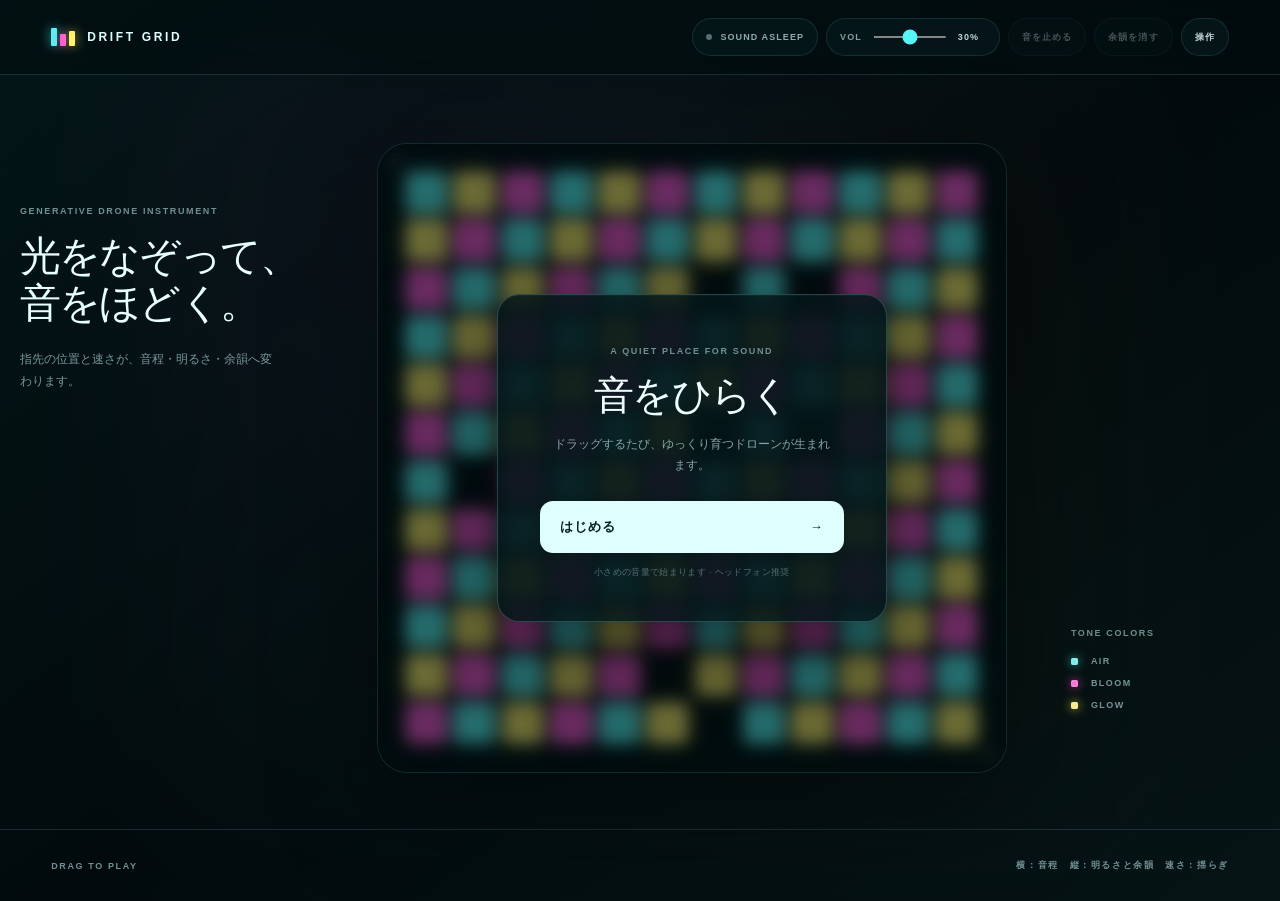
<file: codex56_music.html>
<!doctype html>
<html lang="ja">
<head>
  <meta charset="utf-8">
  <meta name="viewport" content="width=device-width, initial-scale=1, viewport-fit=cover">
  <meta name="theme-color" content="#021012">
  <meta name="description" content="光のグリッドをなぞって、ゆっくりほどけるアンビエント・ドローンを奏でる楽器。">
  <title>Drift Grid — Ambient Drone Instrument</title>
  <style>
    :root {
      --ink: #efffff;
      --muted: #789699;
      --line: rgba(167, 239, 242, 0.14);
      --cyan: #55f5f5;
      --pink: #ff56d6;
      --yellow: #fff26a;
      --page: #021012;
    }

    * { box-sizing: border-box; }
    [hidden] { display: none !important; }

    html {
      min-width: 320px;
      background: var(--page);
      color-scheme: dark;
      scroll-behavior: smooth;
    }

    body {
      margin: 0;
      background: var(--page);
      color: var(--ink);
      font-family: Inter, ui-sans-serif, -apple-system, BlinkMacSystemFont, "Helvetica Neue", Arial, sans-serif;
      -webkit-font-smoothing: antialiased;
    }

    button, a, input { font: inherit; }
    button { color: inherit; }

    .app-shell {
      isolation: isolate;
      min-height: 100svh;
      overflow: hidden;
      position: relative;
      background:
        radial-gradient(circle at 50% 42%, rgba(21, 100, 104, 0.16), transparent 42%),
        linear-gradient(145deg, #031618 0%, #020a0c 52%, #061416 100%);
    }

    .app-shell::before {
      position: absolute;
      inset: 0;
      z-index: -1;
      content: "";
      pointer-events: none;
      opacity: 0.18;
      background-image:
        linear-gradient(rgba(121, 227, 231, 0.035) 1px, transparent 1px),
        linear-gradient(90deg, rgba(121, 227, 231, 0.035) 1px, transparent 1px);
      background-size: 42px 42px;
      -webkit-mask-image: linear-gradient(to bottom, black, transparent 78%);
      mask-image: linear-gradient(to bottom, black, transparent 78%);
    }

    .ambient-haze {
      position: absolute;
      inset: 5% 12% 10%;
      z-index: -1;
      pointer-events: none;
      filter: blur(90px);
      opacity: 0.28;
      background: conic-gradient(from 210deg, rgba(70, 252, 241, 0.1), rgba(246, 44, 206, 0.14), rgba(248, 229, 56, 0.08), rgba(70, 252, 241, 0.1));
    }

    .topbar {
      min-height: 74px;
      display: flex;
      align-items: center;
      justify-content: space-between;
      gap: 24px;
      padding: 18px clamp(20px, 4vw, 64px);
      border-bottom: 1px solid var(--line);
      background: rgba(2, 13, 15, 0.62);
      -webkit-backdrop-filter: blur(18px);
      backdrop-filter: blur(18px);
    }

    .brand {
      display: inline-flex;
      align-items: center;
      gap: 12px;
      color: #dffeff;
      font-size: 12px;
      font-weight: 760;
      letter-spacing: 0.22em;
      text-decoration: none;
    }

    .brand-mark {
      display: grid;
      grid-template-columns: repeat(3, 6px);
      gap: 3px;
    }

    .brand-mark i {
      width: 6px;
      height: 18px;
      display: block;
      border-radius: 1px;
      background: var(--cyan);
      box-shadow: 0 0 12px rgba(85, 245, 245, 0.7);
    }

    .brand-mark i:nth-child(2) {
      height: 12px;
      margin-top: 6px;
      background: var(--pink);
      box-shadow: 0 0 12px rgba(255, 86, 214, 0.7);
    }

    .brand-mark i:nth-child(3) {
      height: 15px;
      margin-top: 3px;
      background: var(--yellow);
      box-shadow: 0 0 12px rgba(255, 242, 106, 0.7);
    }

    .top-actions {
      display: flex;
      align-items: center;
      gap: 8px;
    }

    .status-pill, .quiet-button, .volume-control {
      min-height: 38px;
      display: inline-flex;
      align-items: center;
      justify-content: center;
      gap: 8px;
      padding: 0 13px;
      border: 1px solid rgba(135, 222, 225, 0.13);
      border-radius: 999px;
      background: rgba(7, 28, 31, 0.64);
      color: #8eaaac;
      font-size: 9px;
      font-weight: 700;
      letter-spacing: 0.12em;
    }

    .quiet-button {
      cursor: pointer;
      color: #bcd2d4;
      transition: border-color 180ms ease, color 180ms ease, background 180ms ease;
    }

    .quiet-button:disabled {
      cursor: default;
      opacity: 0.36;
    }

    .volume-control {
      gap: 9px;
      color: #829ea0;
    }

    .volume-control input {
      width: 74px;
      height: 2px;
      accent-color: var(--cyan);
      cursor: pointer;
    }

    .volume-control output {
      min-width: 28px;
      color: #bfd7d9;
      font-variant-numeric: tabular-nums;
    }

    .quiet-button:hover:not(:disabled), .quiet-button:focus-visible {
      color: #efffff;
      border-color: rgba(135, 222, 225, 0.32);
      background: rgba(16, 48, 52, 0.72);
    }

    .status-dot {
      width: 6px;
      height: 6px;
      border-radius: 999px;
      background: #567072;
    }

    .status-dot.is-live {
      background: var(--cyan);
      box-shadow: 0 0 10px var(--cyan);
    }

    .instrument-layout {
      width: min(1380px, calc(100% - 40px));
      min-height: calc(100svh - 146px);
      margin: 0 auto;
      padding: clamp(28px, 5.5vh, 70px) 0 38px;
      display: grid;
      grid-template-columns: minmax(190px, 0.65fr) minmax(380px, 1.4fr) minmax(130px, 0.42fr);
      gap: clamp(28px, 5vw, 78px);
      align-items: center;
    }

    .intro-copy {
      align-self: start;
      padding-top: clamp(10px, 8vh, 90px);
    }

    .eyebrow, .legend-title, .start-kicker, .footer-note {
      color: #719093;
      font-size: 9px;
      font-weight: 760;
      letter-spacing: 0.18em;
    }

    .intro-copy h1 {
      margin: 17px 0 20px;
      color: #e8ffff;
      font-size: clamp(29px, 3.2vw, 52px);
      font-weight: 520;
      letter-spacing: -0.045em;
      line-height: 1.16;
    }

    .intro-note {
      max-width: 260px;
      margin: 0;
      color: #789699;
      font-size: 12px;
      line-height: 1.9;
    }

    .grid-stage {
      width: 100%;
      display: grid;
      place-items: center;
    }

    .grid-frame {
      --ambient-energy: 0;
      --ambient-rgb: 85, 245, 245;
      width: min(100%, 690px);
      aspect-ratio: 1;
      position: relative;
      padding: clamp(16px, 2vw, 28px);
      border: 1px solid rgba(125, 232, 235, 0.13);
      border-radius: 30px;
      background: rgba(2, 13, 15, 0.66);
      box-shadow: 0 34px 110px rgba(0, 0, 0, 0.42), inset 0 0 70px rgba(74, 220, 221, 0.025);
    }

    .grid-frame.is-awake {
      border-color: rgba(125, 232, 235, 0.22);
      box-shadow: 0 34px 110px rgba(0, 0, 0, 0.42), 0 0 90px rgba(62, 226, 228, 0.035), inset 0 0 70px rgba(74, 220, 221, 0.035);
    }

    .grid-frame.is-awake.is-resonating {
      border-color: rgba(var(--ambient-rgb), calc(0.18 + var(--ambient-energy) * 0.2));
      box-shadow:
        0 34px 110px rgba(0, 0, 0, 0.42),
        0 0 calc(54px + var(--ambient-energy) * 72px) rgba(var(--ambient-rgb), calc(0.025 + var(--ambient-energy) * 0.11)),
        inset 0 0 calc(54px + var(--ambient-energy) * 32px) rgba(var(--ambient-rgb), calc(0.018 + var(--ambient-energy) * 0.045));
    }

    .grid-frame::before, .grid-frame::after {
      position: absolute;
      width: 7px;
      height: 7px;
      content: "";
      border-color: rgba(139, 230, 233, 0.34);
    }

    .grid-frame::before {
      top: 15px;
      left: 15px;
      border-top: 1px solid;
      border-left: 1px solid;
    }

    .grid-frame::after {
      right: 15px;
      bottom: 15px;
      border-right: 1px solid;
      border-bottom: 1px solid;
    }

    .tone-grid {
      width: 100%;
      height: 100%;
      display: grid;
      grid-template-columns: repeat(12, minmax(0, 1fr));
      gap: clamp(5px, 0.75vw, 10px);
      padding: 4px;
      position: relative;
      outline: none;
      cursor: crosshair;
      user-select: none;
      -webkit-user-select: none;
      touch-action: none;
    }

    .tone-cell {
      --sound-glow: 0;
      --tone-rgb: 85, 245, 245;
      aspect-ratio: 1;
      position: relative;
      z-index: 1;
      border-radius: 4px;
      opacity: 0.8;
      pointer-events: none;
      animation: breathe 8s ease-in-out infinite;
      animation-delay: calc(var(--delay) * -1);
      transition: transform 220ms ease, filter 220ms ease, opacity 600ms ease, outline-color 180ms ease;
    }

    .tone-cell::after {
      position: absolute;
      inset: -18%;
      border: 1px solid transparent;
      border-radius: inherit;
      content: "";
      opacity: 0;
      pointer-events: none;
      transform: scale(0.7);
    }

    .tone-cell.is-trail {
      z-index: 2;
      opacity: calc(0.72 + var(--trail) * 0.28);
      transform: scale(calc(1 + var(--trail) * 0.08));
      filter: brightness(calc(1 + var(--trail) * 0.32));
    }

    .tone-cell.is-active {
      z-index: 4;
      opacity: 1;
      transform: scale(1.16);
      filter: brightness(1.38) saturate(1.1);
    }

    .tone-cell.is-keyboard:not(.is-hidden) {
      outline: 1px solid rgba(235, 255, 255, 0.76);
      outline-offset: 3px;
    }

    .tone-grid:not(:focus-visible) .tone-cell.is-keyboard { outline-color: transparent; }
    .tone-cell.is-hidden { opacity: 0; }

    .brush-glow {
      position: absolute;
      z-index: 3;
      width: 18%;
      aspect-ratio: 1;
      border-radius: 999px;
      opacity: 0;
      pointer-events: none;
      transform: translate(-50%, -50%) scale(0.72);
      background: radial-gradient(circle, rgba(210, 255, 255, 0.15), rgba(91, 242, 244, 0.08) 28%, transparent 70%);
      filter: blur(8px);
      transition: opacity 420ms ease, transform 420ms ease;
    }

    .brush-glow.is-active {
      opacity: 1;
      transform: translate(-50%, -50%) scale(1);
    }

    .tone-air {
      --tone-rgb: 85, 245, 245;
      background: var(--cyan);
      box-shadow: 0 0 10px rgba(85, 245, 245, 0.72), 0 0 24px rgba(46, 232, 236, 0.28), inset 0 0 5px rgba(255, 255, 255, 0.68);
    }

    .tone-bloom {
      --tone-rgb: 255, 86, 214;
      background: var(--pink);
      box-shadow: 0 0 10px rgba(255, 86, 214, 0.76), 0 0 24px rgba(255, 45, 202, 0.28), inset 0 0 5px rgba(255, 255, 255, 0.62);
    }

    .tone-glow {
      --tone-rgb: 255, 242, 106;
      background: var(--yellow);
      box-shadow: 0 0 10px rgba(255, 242, 106, 0.78), 0 0 24px rgba(255, 225, 44, 0.28), inset 0 0 5px rgba(255, 255, 255, 0.7);
    }

    .tone-cell.is-sounding:not(.is-hidden) {
      z-index: 3;
      opacity: calc(0.8 + var(--sound-glow) * 0.2);
      box-shadow:
        0 0 calc(11px + var(--sound-glow) * 22px) rgba(var(--tone-rgb), calc(0.5 + var(--sound-glow) * 0.42)),
        0 0 calc(25px + var(--sound-glow) * 46px) rgba(var(--tone-rgb), calc(0.16 + var(--sound-glow) * 0.28)),
        inset 0 0 7px rgba(255, 255, 255, calc(0.55 + var(--sound-glow) * 0.35));
    }

    .tone-cell.is-sounding:not(.is-active):not(.is-trail):not(.is-hidden) {
      transform: scale(calc(1 + var(--sound-glow) * 0.13));
      filter: brightness(calc(1 + var(--sound-glow) * 0.9)) saturate(calc(1 + var(--sound-glow) * 0.22));
    }

    .tone-cell.is-trail.is-sounding:not(.is-hidden) {
      filter: brightness(calc(1.28 + var(--sound-glow) * 0.58)) saturate(calc(1 + var(--sound-glow) * 0.18));
    }

    .tone-cell.is-active.is-sounding:not(.is-hidden) {
      z-index: 5;
      filter: brightness(calc(1.42 + var(--sound-glow) * 0.48)) saturate(calc(1.08 + var(--sound-glow) * 0.2));
    }

    .tone-cell.is-note-source:not(.is-hidden)::after {
      border-color: rgba(var(--tone-rgb), 0.78);
      animation: note-ripple 1.65s cubic-bezier(0.16, 0.78, 0.3, 1) infinite;
    }

    @keyframes note-ripple {
      0% {
        opacity: calc(var(--sound-glow) * 0.86);
        transform: scale(0.72);
      }
      72% { opacity: calc(var(--sound-glow) * 0.1); }
      100% {
        opacity: 0;
        transform: scale(2.18);
      }
    }

    .start-layer {
      position: absolute;
      inset: 0;
      z-index: 8;
      display: grid;
      place-items: center;
      padding: 28px;
      border-radius: inherit;
      background: rgba(1, 11, 13, 0.48);
      -webkit-backdrop-filter: blur(8px);
      backdrop-filter: blur(8px);
    }

    .start-card {
      width: min(390px, 100%);
      padding: clamp(26px, 4vw, 42px);
      border: 1px solid rgba(143, 234, 236, 0.22);
      border-radius: 22px;
      background: rgba(4, 23, 26, 0.86);
      box-shadow: 0 24px 80px rgba(0, 0, 0, 0.48), inset 0 1px rgba(255, 255, 255, 0.035);
      text-align: center;
    }

    .start-card h2 {
      margin: 12px 0 11px;
      font-size: clamp(27px, 4vw, 40px);
      font-weight: 520;
      letter-spacing: -0.04em;
    }

    .start-card > p:not(.start-kicker) {
      max-width: 285px;
      margin: 0 auto;
      color: #88a5a7;
      font-size: 12px;
      line-height: 1.8;
    }

    .start-button {
      width: 100%;
      min-height: 52px;
      margin-top: 24px;
      padding: 0 20px;
      display: flex;
      align-items: center;
      justify-content: space-between;
      border: 0;
      border-radius: 13px;
      background: #dfffff;
      color: #062023;
      cursor: pointer;
      font-size: 13px;
      font-weight: 760;
      letter-spacing: 0.08em;
      transition: transform 180ms ease, background 180ms ease, box-shadow 180ms ease;
    }

    .start-button:hover:not(:disabled), .start-button:focus-visible {
      transform: translateY(-1px);
      background: #fff;
      box-shadow: 0 0 28px rgba(119, 251, 252, 0.25);
    }

    .start-button:disabled {
      cursor: not-allowed;
      opacity: 0.45;
      transform: none;
    }

    .start-card small {
      display: block;
      margin-top: 13px;
      color: #526e71;
      font-size: 9px;
      letter-spacing: 0.04em;
    }

    .gesture-hint {
      position: absolute;
      z-index: 7;
      left: 50%;
      bottom: 8%;
      display: flex;
      align-items: center;
      gap: 10px;
      transform: translateX(-50%);
      padding: 10px 15px;
      border: 1px solid rgba(163, 234, 236, 0.16);
      border-radius: 999px;
      background: rgba(1, 13, 15, 0.8);
      color: #b6d2d4;
      font-size: 10px;
      white-space: nowrap;
      pointer-events: none;
    }

    .gesture-ring {
      width: 8px;
      height: 8px;
      border: 1px solid var(--cyan);
      border-radius: 999px;
      box-shadow: 0 0 8px var(--cyan);
    }

    .legend-panel {
      align-self: end;
      padding-bottom: clamp(20px, 9vh, 90px);
    }

    .legend-title { margin-bottom: 18px; }

    .legend-item {
      display: grid;
      grid-template-columns: 9px 1fr;
      align-items: center;
      gap: 11px;
      margin-top: 12px;
      color: #799597;
      font-size: 9px;
      font-weight: 740;
      letter-spacing: 0.16em;
    }

    .legend-swatch {
      width: 7px;
      height: 7px;
      display: block;
      border-radius: 2px;
    }

    .footer-note {
      min-height: 72px;
      padding: 0 clamp(20px, 4vw, 64px);
      display: flex;
      align-items: center;
      justify-content: space-between;
      gap: 24px;
      border-top: 1px solid var(--line);
    }

    .footer-note p { margin: 0; }

    .help-layer {
      position: fixed;
      inset: 0;
      z-index: 20;
      display: grid;
      place-items: center;
      padding: 24px;
      background: rgba(0, 8, 10, 0.72);
      -webkit-backdrop-filter: blur(16px);
      backdrop-filter: blur(16px);
      animation: fade-in 220ms ease both;
    }

    .help-card {
      width: min(720px, 100%);
      padding: clamp(24px, 4vw, 42px);
      border: 1px solid rgba(143, 234, 236, 0.2);
      border-radius: 24px;
      background: linear-gradient(145deg, rgba(7, 29, 32, 0.98), rgba(2, 16, 18, 0.98));
      box-shadow: 0 36px 120px rgba(0, 0, 0, 0.6);
    }

    .help-heading {
      display: flex;
      align-items: flex-start;
      justify-content: space-between;
      gap: 20px;
    }

    .help-heading h2 {
      margin: 10px 0 0;
      font-size: clamp(24px, 4vw, 38px);
      font-weight: 520;
      letter-spacing: -0.045em;
    }

    .close-button {
      width: 44px;
      height: 44px;
      flex: 0 0 auto;
      border: 1px solid rgba(143, 234, 236, 0.15);
      border-radius: 999px;
      background: rgba(8, 36, 39, 0.74);
      color: #b5d1d3;
      cursor: pointer;
      font-size: 22px;
      line-height: 1;
    }

    .help-grid {
      display: grid;
      grid-template-columns: repeat(3, minmax(0, 1fr));
      gap: 13px;
      margin-top: 34px;
    }

    .help-grid > div {
      min-height: 170px;
      padding: 20px;
      border: 1px solid rgba(143, 234, 236, 0.1);
      border-radius: 16px;
      background: rgba(11, 42, 45, 0.36);
    }

    .help-grid span {
      display: block;
      margin-bottom: 22px;
      color: var(--cyan);
      font-size: 9px;
      font-weight: 800;
      letter-spacing: 0.14em;
    }

    .help-grid strong {
      display: block;
      font-size: 13px;
      font-weight: 680;
    }

    .help-grid p {
      margin: 10px 0 0;
      color: #769497;
      font-size: 11px;
      line-height: 1.75;
    }

    .keyboard-note {
      margin: 24px 0 0;
      color: #5f7c7f;
      font-size: 9px;
      font-weight: 700;
      letter-spacing: 0.1em;
      text-align: center;
    }

    .mobile-label { display: none; }

    @keyframes fade-in {
      from { opacity: 0; }
      to { opacity: 1; }
    }

    @keyframes breathe {
      0%, 100% { opacity: 0.64; transform: scale(0.97); }
      50% { opacity: 0.94; transform: scale(1); }
    }

    @media (max-width: 900px) {
      .instrument-layout {
        grid-template-columns: minmax(0, 1fr);
        width: min(700px, calc(100% - 32px));
        gap: 24px;
        padding: 28px 0 32px;
      }

      .intro-copy { padding-top: 0; }
      .intro-copy h1 { margin-bottom: 11px; }
      .intro-note { max-width: none; }

      .legend-panel {
        display: flex;
        align-items: center;
        gap: 18px;
        padding: 0;
      }

      .legend-title { margin: 0 auto 0 0; }
      .legend-item { margin: 0; }
      .top-actions .status-pill, .top-actions .secondary-action { display: none; }
    }

    @media (max-width: 640px) {
      .topbar {
        min-height: 64px;
        gap: 10px;
        padding: 12px;
      }

      .brand > span:last-child { display: none; }
      .top-actions { gap: 5px; }
      .volume-control { padding: 0 8px; gap: 6px; }
      .volume-control input { width: 52px; }
      .volume-control output { display: none; }

      .quiet-button {
        min-width: 42px;
        min-height: 40px;
        padding: 0 10px;
      }

      .desktop-label { display: none; }
      .mobile-label { display: inline; }

      .instrument-layout {
        min-height: calc(100svh - 124px);
        width: calc(100% - 24px);
        padding-top: 22px;
      }

      .intro-copy h1 br { display: none; }

      .grid-frame {
        border-radius: 22px;
        padding: 13px;
      }

      .tone-grid { gap: 5px; }
      .tone-cell { border-radius: 2.5px; }
      .start-layer { padding: 18px; }
      .start-card { padding: 23px 20px; }
      .legend-title { display: none; }
      .legend-panel { justify-content: center; }

      .footer-note {
        min-height: 60px;
        justify-content: center;
        text-align: center;
      }

      .footer-note p:first-child { display: none; }

      .help-layer {
        align-items: end;
        padding: 12px;
      }

      .help-card {
        max-height: calc(100svh - 24px);
        overflow-y: auto;
        border-radius: 22px;
      }

      .help-grid {
        grid-template-columns: 1fr;
        gap: 9px;
        margin-top: 24px;
      }

      .help-grid > div { min-height: 0; }
      .help-grid span { margin-bottom: 10px; }
    }

    @media (max-width: 370px) {
      .volume-control > span { display: none; }
      .volume-control input { width: 48px; }
    }

    @media (prefers-reduced-motion: reduce) {
      *, *::before, *::after {
        scroll-behavior: auto !important;
        animation-duration: 0.01ms !important;
        animation-iteration-count: 1 !important;
        transition-duration: 0.01ms !important;
      }
    }
  </style>
</head>
<body>
  <main class="app-shell">
    <div class="ambient-haze" aria-hidden="true"></div>

    <header class="topbar">
      <a class="brand" href="#instrument" aria-label="Drift Grid ホーム">
        <span class="brand-mark" aria-hidden="true"><i></i><i></i><i></i></span>
        <span>DRIFT GRID</span>
      </a>

      <div class="top-actions" aria-label="サウンド操作">
        <span class="status-pill" aria-live="polite">
          <span class="status-dot" id="statusDot"></span>
          <span id="statusText">SOUND ASLEEP</span>
        </span>

        <label class="volume-control">
          <span>VOL</span>
          <input id="volume" type="range" min="0" max="60" value="30" aria-label="音量">
          <output id="volumeOutput">30%</output>
        </label>

        <button class="quiet-button" id="muteButton" type="button" disabled aria-label="音を止める">
          <span class="desktop-label" id="muteDesktop">音を止める</span>
          <span class="mobile-label" id="muteMobile">停止</span>
        </button>
        <button class="quiet-button secondary-action" id="clearButton" type="button" disabled>余韻を消す</button>
        <button class="quiet-button help-button" id="helpButton" type="button">操作</button>
      </div>
    </header>

    <section class="instrument-layout" id="instrument">
      <div class="intro-copy">
        <p class="eyebrow">GENERATIVE DRONE INSTRUMENT</p>
        <h1>光をなぞって、<br>音をほどく。</h1>
        <p class="intro-note">指先の位置と速さが、音程・明るさ・余韻へ変わります。</p>
      </div>

      <div class="grid-stage">
        <div class="grid-frame" id="gridFrame">
          <div
            class="tone-grid"
            id="toneGrid"
            role="application"
            tabindex="-1"
            aria-label="光のグリッド楽器。ドラッグで演奏。矢印キーで移動し、スペースキーで音を鳴らせます。"
          >
            <span class="brush-glow" id="brushGlow" aria-hidden="true"></span>
          </div>

          <div class="start-layer" id="startLayer">
            <div class="start-card">
              <p class="start-kicker">A QUIET PLACE FOR SOUND</p>
              <h2>音をひらく</h2>
              <p id="startMessage">ドラッグするたび、ゆっくり育つドローンが生まれます。</p>
              <button class="start-button" id="startButton" type="button">
                <span>はじめる</span><span aria-hidden="true">→</span>
              </button>
              <small>小さめの音量で始まります · ヘッドフォン推奨</small>
            </div>
          </div>

          <div class="gesture-hint" id="gestureHint" role="status" hidden>
            <span class="gesture-ring" aria-hidden="true"></span>
            光の上を、ゆっくりなぞってください
          </div>
        </div>
      </div>

      <div class="legend-panel" aria-label="音色の色分け">
        <p class="legend-title">TONE COLORS</p>
        <div class="legend-item"><span class="legend-swatch tone-air" aria-hidden="true"></span><span>AIR</span></div>
        <div class="legend-item"><span class="legend-swatch tone-bloom" aria-hidden="true"></span><span>BLOOM</span></div>
        <div class="legend-item"><span class="legend-swatch tone-glow" aria-hidden="true"></span><span>GLOW</span></div>
      </div>
    </section>

    <footer class="footer-note">
      <p>DRAG TO PLAY</p>
      <p>横：音程　縦：明るさと余韻　速さ：揺らぎ</p>
    </footer>

    <div class="help-layer" id="helpLayer" role="presentation" hidden>
      <section class="help-card" role="dialog" aria-modal="true" aria-labelledby="helpTitle">
        <div class="help-heading">
          <div>
            <p class="start-kicker">HOW TO DRIFT</p>
            <h2 id="helpTitle">光を、音として描く。</h2>
          </div>
          <button class="close-button" id="closeHelp" type="button" aria-label="操作説明を閉じる">×</button>
        </div>
        <div class="help-grid">
          <div><span>01</span><strong>ゆっくりドラッグ</strong><p>押している間、音が育ちます。離すと長い余韻へ。</p></div>
          <div><span>02</span><strong>位置を変える</strong><p>横で音程、縦で音の明るさと奥行きが変化。</p></div>
          <div><span>03</span><strong>色をまたぐ</strong><p>シアン、マゼンタ、黄色で質感が溶け合います。</p></div>
        </div>
        <p class="keyboard-note">KEYBOARD　矢印：移動　SPACE：演奏　ESC：余韻を消す</p>
      </section>
    </div>
  </main>

  <script>
    (function () {
      'use strict';

      var TONES = ['air', 'bloom', 'glow'];
      var NOTE_STEPS = [0, 3, 5, 7, 10, 12, 15, 17, 19, 22, 24, 27];
      var TONE_LEVELS = { air: 0.14, bloom: 0.11, glow: 0.075 };
      var TONE_RGB = { air: '85, 245, 245', bloom: '255, 86, 214', glow: '255, 242, 106' };
      var VISUAL_PARTIALS = {
        air: [[0, 1], [7, 0.38]],
        bloom: [[0, 1], [-12, 0.72]],
        glow: [[0, 1], [12, 0.5], [19, 0.24]]
      };

      var toneGrid = document.getElementById('toneGrid');
      var gridFrame = document.getElementById('gridFrame');
      var brushGlow = document.getElementById('brushGlow');
      var startLayer = document.getElementById('startLayer');
      var startMessage = document.getElementById('startMessage');
      var startButton = document.getElementById('startButton');
      var gestureHint = document.getElementById('gestureHint');
      var statusText = document.getElementById('statusText');
      var statusDot = document.getElementById('statusDot');
      var volumeInput = document.getElementById('volume');
      var volumeOutput = document.getElementById('volumeOutput');
      var muteButton = document.getElementById('muteButton');
      var muteDesktop = document.getElementById('muteDesktop');
      var muteMobile = document.getElementById('muteMobile');
      var clearButton = document.getElementById('clearButton');
      var helpButton = document.getElementById('helpButton');
      var helpLayer = document.getElementById('helpLayer');
      var closeHelpButton = document.getElementById('closeHelp');

      var cells = [];
      var cellNodes = [];
      var rig = null;
      var awake = false;
      var audioState = 'sleeping';
      var muted = false;
      var volume = 30;
      var activeCell = null;
      var trailCells = [];
      var keyboardCell = 65;
      var activePointer = null;
      var drawing = false;
      var keyboardPlaying = false;
      var previousPoint = null;
      var pendingPoint = null;
      var animationFrame = null;
      var trailTimeout = null;
      var suspendTimeout = null;
      var previousHelpFocus = null;
      var soundStrengths = new Float32Array(144);
      var visualVoices = {
        air: { energy: 0, target: 0, column: 0, row: 0, noteIndex: 0, sourceId: -1, phase: 0, releaseTime: 1.15 },
        bloom: { energy: 0, target: 0, column: 0, row: 0, noteIndex: 0, sourceId: -1, phase: 2.1, releaseTime: 1.15 },
        glow: { energy: 0, target: 0, column: 0, row: 0, noteIndex: 0, sourceId: -1, phase: 4.2, releaseTime: 1.15 }
      };
      var soundFrame = null;
      var soundFrameTime = 0;
      var reduceMotionQuery = window.matchMedia('(prefers-reduced-motion: reduce)');

      function clamp(value, min, max) {
        var low = min === undefined ? 0 : min;
        var high = max === undefined ? 1 : max;
        return Math.min(high, Math.max(low, value));
      }

      function buildCells() {
        var fragment = document.createDocumentFragment();
        for (var id = 0; id < 144; id += 1) {
          var row = Math.floor(id / 12);
          var column = id % 12;
          var tone = TONES[(row * 7 + column * 5 + (row % 3)) % TONES.length];
          var hidden =
            ((row === 2 || row === 5) && (column === 6 || column === 8)) ||
            (row === 6 && column === 1) ||
            (row === 10 && column === 5) ||
            (row === 11 && column === 6);
          var cell = {
            id: id,
            row: row,
            column: column,
            tone: tone,
            hidden: hidden,
            delay: ((id * 17) % 90) / 10
          };
          var node = document.createElement('span');
          node.setAttribute('aria-hidden', 'true');
          node.style.setProperty('--delay', cell.delay + 's');
          cells.push(cell);
          cellNodes.push(node);
          fragment.appendChild(node);
        }
        toneGrid.insertBefore(fragment, brushGlow);
        renderCells();
      }

      function renderCells() {
        for (var index = 0; index < cells.length; index += 1) {
          var cell = cells[index];
          var node = cellNodes[index];
          var trailIndex = trailCells.indexOf(cell.id);
          var trailStrength = trailIndex < 0 || trailCells.length === 0 ? 0 : (trailIndex + 1) / trailCells.length;
          var soundStrength = soundStrengths[index] || 0;
          var visualVoice = visualVoices[cell.tone];
          var classNames = ['tone-cell', 'tone-' + cell.tone];
          if (cell.hidden) classNames.push('is-hidden');
          if (activeCell === cell.id) classNames.push('is-active');
          if (trailIndex >= 0) classNames.push('is-trail');
          if (keyboardCell === cell.id && awake) classNames.push('is-keyboard');
          if (!cell.hidden && soundStrength > 0.025) classNames.push('is-sounding');
          if (
            !cell.hidden &&
            visualVoice.sourceId === cell.id &&
            visualVoice.energy > 0.035 &&
            !muted &&
            volume > 0
          ) classNames.push('is-note-source');
          node.className = classNames.join(' ');
          node.style.setProperty('--trail', String(trailStrength));
          node.style.setProperty('--sound-glow', soundStrength.toFixed(3));
        }
      }

      function findVisualSource(tone, row, column, preferredId) {
        var preferredCell = cells[preferredId];
        if (preferredCell && !preferredCell.hidden && preferredCell.tone === tone) return preferredCell.id;

        var bestId = -1;
        var bestDistance = Infinity;
        cells.forEach(function (cell) {
          if (cell.hidden || cell.tone !== tone) return;
          var distance = Math.hypot(cell.row - row, cell.column - column);
          if (distance < bestDistance) {
            bestDistance = distance;
            bestId = cell.id;
          }
        });
        return bestId;
      }

      function renderSoundField(timestamp) {
        var audibleScale = muted || volume <= 0 ? 0 : Math.sqrt(volume / 100);
        var peakEnergy = 0;
        var peakTone = 'air';

        TONES.forEach(function (tone) {
          var audibleEnergy = visualVoices[tone].energy * audibleScale;
          if (audibleEnergy > peakEnergy) {
            peakEnergy = audibleEnergy;
            peakTone = tone;
          }
        });

        for (var index = 0; index < cells.length; index += 1) {
          var cell = cells[index];
          var node = cellNodes[index];
          var voice = visualVoices[cell.tone];
          var strength = 0;

          if (!cell.hidden && voice.energy > 0.002 && audibleScale > 0) {
            var horizontalDistance = Math.abs(cell.column - voice.column);
            var verticalDistance = Math.abs(cell.row - voice.row);
            var distance = Math.hypot(horizontalDistance, verticalDistance);
            var cellNote = NOTE_STEPS[cell.column];
            var rootNote = NOTE_STEPS[voice.noteIndex];
            var pitchGlow = 0;
            VISUAL_PARTIALS[cell.tone].forEach(function (partial) {
              var pitchDistance = Math.abs(cellNote - (rootNote + partial[0]));
              pitchGlow = Math.max(pitchGlow, partial[1] * Math.exp(-pitchDistance * 0.85));
            });
            var localGlow = Math.exp(-distance * 0.34);
            var harmonicGlow = pitchGlow * (0.5 + Math.exp(-verticalDistance * 0.24) * 0.5);
            var ripple = reduceMotionQuery.matches
              ? 1
              : 0.82 + Math.sin(voice.phase - distance * 1.2 + cell.delay * 0.16) * 0.18;
            strength = clamp(voice.energy * audibleScale * (0.018 + localGlow * 0.58 + harmonicGlow * 0.34) * ripple);
            if (cell.id === voice.sourceId) strength = Math.max(strength, voice.energy * audibleScale * 0.96);
          }

          var previousStrength = soundStrengths[index];
          soundStrengths[index] = strength;
          if (Math.abs(previousStrength - strength) > 0.004 || (strength === 0 && previousStrength !== 0)) {
            node.style.setProperty('--sound-glow', strength.toFixed(3));
          }
          node.classList.toggle('is-sounding', !cell.hidden && strength > 0.025);
          node.classList.toggle(
            'is-note-source',
            !cell.hidden && cell.id === voice.sourceId && strength > 0.035
          );
        }

        gridFrame.style.setProperty('--ambient-energy', clamp(peakEnergy).toFixed(3));
        gridFrame.style.setProperty('--ambient-rgb', TONE_RGB[peakTone]);
        gridFrame.classList.toggle('is-resonating', peakEnergy > 0.025);
      }

      function animateSoundField(timestamp) {
        var paintInterval = reduceMotionQuery.matches ? 96 : 30;
        if (soundFrameTime && timestamp - soundFrameTime < paintInterval) {
          soundFrame = window.requestAnimationFrame(animateSoundField);
          return;
        }
        var elapsed = soundFrameTime ? Math.min(120, Math.max(8, timestamp - soundFrameTime)) : 16;
        var seconds = elapsed / 1000;
        var keepAnimating = false;
        soundFrameTime = timestamp;

        TONES.forEach(function (tone) {
          var voice = visualVoices[tone];
          var timeConstant = voice.target > voice.energy ? 0.16 : voice.releaseTime;
          var amount = 1 - Math.exp(-seconds / Math.max(0.04, timeConstant));
          voice.energy += (voice.target - voice.energy) * amount;
          voice.phase = (voice.phase + seconds * (1.05 + voice.row * 0.018)) % (Math.PI * 2);
          if (voice.target === 0 && voice.energy < 0.0025) voice.energy = 0;
          if (voice.target > 0.0025 || voice.energy > 0.0025) keepAnimating = true;
        });

        renderSoundField(timestamp);

        if (keepAnimating) {
          soundFrame = window.requestAnimationFrame(animateSoundField);
        } else {
          soundFrame = null;
          soundFrameTime = 0;
        }
      }

      function ensureSoundAnimation() {
        if (soundFrame !== null) return;
        soundFrameTime = 0;
        soundFrame = window.requestAnimationFrame(animateSoundField);
      }

      function updateVisualRig(tone, x, y, speed, sourceId, noteIndex) {
        var row = y * 11;
        var column = x * 11;
        TONES.forEach(function (channelTone) {
          var voice = visualVoices[channelTone];
          if (channelTone === tone) {
            voice.target = 0.88 + speed * 0.22;
            voice.row = row;
            voice.column = column;
            voice.noteIndex = noteIndex;
            voice.sourceId = findVisualSource(tone, row, column, sourceId);
            voice.releaseTime = 1.15;
          } else {
            voice.target = 0.018;
            voice.releaseTime = 0.72;
          }
        });
        ensureSoundAnimation();
      }

      function releaseVisualRig(quick) {
        TONES.forEach(function (tone) {
          visualVoices[tone].target = 0;
          visualVoices[tone].releaseTime = quick ? 0.07 : 1.15;
        });
        ensureSoundAnimation();
      }

      function renderInterface() {
        var label = 'SOUND ASLEEP';
        if (audioState === 'unsupported') label = 'AUDIO UNAVAILABLE';
        else if (muted) label = 'SOUND MUTED';
        else if (audioState === 'ready') label = 'SOUND LIVE';
        else if (audioState === 'paused') label = 'TAP TO RESUME';

        statusText.textContent = label;
        statusDot.classList.toggle('is-live', audioState === 'ready' && !muted);
        gridFrame.classList.toggle('is-awake', awake);
        toneGrid.tabIndex = awake ? 0 : -1;
        startLayer.hidden = awake;
        startButton.disabled = audioState === 'unsupported';
        startMessage.textContent = audioState === 'unsupported'
          ? 'このブラウザでは音を準備できませんでした。別のブラウザでお試しください。'
          : 'ドラッグするたび、ゆっくり育つドローンが生まれます。';
        muteButton.disabled = !awake;
        clearButton.disabled = !awake;
        muteDesktop.textContent = muted ? '再開' : '音を止める';
        muteMobile.textContent = muted ? '再開' : '停止';
        muteButton.setAttribute('aria-label', muted ? '音を再開する' : '音を止める');
        volumeInput.value = String(volume);
        volumeOutput.value = volume + '%';
        volumeOutput.textContent = volume + '%';
        gestureHint.hidden = !(awake && activeCell === null && trailCells.length === 0);
        renderCells();
      }

      function holdAndTarget(param, target, now, timeConstant) {
        if (typeof param.cancelAndHoldAtTime === 'function') {
          param.cancelAndHoldAtTime(now);
        } else {
          var current = param.value;
          param.cancelScheduledValues(now);
          param.setValueAtTime(current, now);
        }
        param.setTargetAtTime(target, now, timeConstant);
      }

      function createImpulse(context, seconds, decay) {
        var duration = seconds === undefined ? 2.8 : seconds;
        var curve = decay === undefined ? 2.5 : decay;
        var frameCount = Math.floor(context.sampleRate * duration);
        var impulse = context.createBuffer(2, frameCount, context.sampleRate);
        for (var channel = 0; channel < impulse.numberOfChannels; channel += 1) {
          var data = impulse.getChannelData(channel);
          for (var frame = 0; frame < frameCount; frame += 1) {
            var envelope = Math.pow(1 - frame / frameCount, curve);
            data[frame] = (Math.random() * 2 - 1) * envelope;
          }
        }
        return impulse;
      }

      function createNoiseBuffer(context) {
        var frameCount = context.sampleRate * 2;
        var buffer = context.createBuffer(1, frameCount, context.sampleRate);
        var data = buffer.getChannelData(0);
        for (var frame = 0; frame < frameCount; frame += 1) {
          data[frame] = Math.random() * 2 - 1;
        }
        return buffer;
      }

      function createChannel(context, specs, filterType, filterQ, dryBus, reverbInput) {
        var input = context.createGain();
        var filter = context.createBiquadFilter();
        var panner = context.createStereoPanner();
        var gain = context.createGain();
        var oscillators = [];

        filter.type = filterType;
        filter.frequency.value = 900;
        filter.Q.value = filterQ;
        gain.gain.value = 0.0001;

        input.connect(filter);
        filter.connect(panner);
        panner.connect(gain);
        gain.connect(dryBus);
        gain.connect(reverbInput);

        specs.forEach(function (spec, voiceIndex) {
          var oscillator = context.createOscillator();
          var oscillatorGain = context.createGain();
          var baseDetune = spec.detune || 0;
          oscillator.type = spec.type;
          oscillator.frequency.value = 110 * spec.ratio;
          oscillator.detune.value = baseDetune;
          oscillatorGain.gain.value = spec.level;
          oscillator.connect(oscillatorGain);
          oscillatorGain.connect(input);
          oscillator.start();
          oscillators.push({
            oscillator: oscillator,
            ratio: spec.ratio,
            baseDetune: baseDetune,
            driftDirection: voiceIndex % 2 === 0 ? -1 : 1
          });
        });

        return { input: input, filter: filter, panner: panner, gain: gain, oscillators: oscillators };
      }

      function createAudioRig(context, initialVolume) {
        var dryBus = context.createGain();
        var reverbInput = context.createGain();
        var convolver = context.createConvolver();
        var wetGain = context.createGain();
        var compressor = context.createDynamicsCompressor();
        var master = context.createGain();

        dryBus.gain.value = 0.82;
        convolver.buffer = createImpulse(context);
        wetGain.gain.value = 0.48;
        compressor.threshold.value = -18;
        compressor.knee.value = 14;
        compressor.ratio.value = 3.5;
        compressor.attack.value = 0.01;
        compressor.release.value = 0.55;
        master.gain.value = (initialVolume / 100) * 0.75;

        dryBus.connect(compressor);
        reverbInput.connect(convolver);
        convolver.connect(wetGain);
        wetGain.connect(compressor);
        compressor.connect(master);
        master.connect(context.destination);

        var channels = {
          air: createChannel(
            context,
            [
              { type: 'sine', ratio: 1, level: 0.65 },
              { type: 'sine', ratio: 1.5, level: 0.22 }
            ],
            'lowpass', 0.8, dryBus, reverbInput
          ),
          bloom: createChannel(
            context,
            [
              { type: 'triangle', ratio: 0.5, level: 0.52, detune: -5 },
              { type: 'triangle', ratio: 1, level: 0.34, detune: 5 }
            ],
            'lowpass', 1.25, dryBus, reverbInput
          ),
          glow: createChannel(
            context,
            [
              { type: 'sine', ratio: 2, level: 0.3 },
              { type: 'triangle', ratio: 3, level: 0.12, detune: 7 }
            ],
            'bandpass', 0.72, dryBus, reverbInput
          )
        };

        var shimmer = context.createOscillator();
        var shimmerDepth = context.createGain();
        shimmer.frequency.value = 0.075;
        shimmerDepth.gain.value = 5;
        shimmer.connect(shimmerDepth);
        channels.bloom.oscillators.forEach(function (voice) {
          shimmerDepth.connect(voice.oscillator.detune);
        });
        shimmer.start();

        var noiseSource = context.createBufferSource();
        var noiseFilter = context.createBiquadFilter();
        var noiseGain = context.createGain();
        noiseSource.buffer = createNoiseBuffer(context);
        noiseSource.loop = true;
        noiseFilter.type = 'highpass';
        noiseFilter.frequency.value = 1100;
        noiseGain.gain.value = 0.0001;
        noiseSource.connect(noiseFilter);
        noiseFilter.connect(noiseGain);
        noiseGain.connect(channels.glow.input);
        noiseSource.start();

        return {
          context: context,
          channels: channels,
          noiseGain: noiseGain,
          wetGain: wetGain,
          master: master
        };
      }

      function updateAudioRig(currentRig, tone, x, y, speed, sourceId) {
        var now = currentRig.context.currentTime;
        var noteIndex = Math.min(NOTE_STEPS.length - 1, Math.floor(x * NOTE_STEPS.length));
        var baseFrequency = 65.406 * Math.pow(2, NOTE_STEPS[noteIndex] / 12);
        var brightness = Math.pow(5000 / 240, 1 - y) * 240;
        var pan = x * 1.3 - 0.65;

        TONES.forEach(function (channelTone) {
          var channel = currentRig.channels[channelTone];
          var isSelected = channelTone === tone;
          var gainTarget = isSelected ? TONE_LEVELS[channelTone] * (0.88 + speed * 0.22) : 0.0015;
          var cutoffScale = channelTone === 'glow' ? 1.35 : (channelTone === 'bloom' ? 0.72 : 1);

          holdAndTarget(channel.gain.gain, gainTarget, now, isSelected ? 0.16 : 0.72);
          holdAndTarget(channel.filter.frequency, clamp(brightness * cutoffScale, 150, 6800), now, 0.12);
          holdAndTarget(channel.panner.pan, pan, now, 0.18);
          channel.oscillators.forEach(function (voice) {
            holdAndTarget(voice.oscillator.frequency, baseFrequency * voice.ratio, now, 0.13);
            holdAndTarget(
              voice.oscillator.detune,
              voice.baseDetune + voice.driftDirection * speed * 12,
              now,
              0.09
            );
          });
        });

        holdAndTarget(currentRig.noiseGain.gain, tone === 'glow' ? 0.008 + speed * 0.018 : 0.0001, now, 0.1);
        holdAndTarget(currentRig.wetGain.gain, 0.34 + y * 0.42, now, 0.4);
        updateVisualRig(tone, x, y, speed, sourceId, noteIndex);
      }

      function releaseAudioRig(currentRig, quick) {
        var now = currentRig.context.currentTime;
        TONES.forEach(function (tone) {
          holdAndTarget(currentRig.channels[tone].gain.gain, 0.0001, now, quick ? 0.07 : 1.15);
          currentRig.channels[tone].oscillators.forEach(function (voice) {
            holdAndTarget(voice.oscillator.detune, voice.baseDetune, now, 0.45);
          });
        });
        holdAndTarget(currentRig.noiseGain.gain, 0.0001, now, quick ? 0.05 : 0.45);
        releaseVisualRig(Boolean(quick));
      }

      function applyMasterLevel(nextVolume, isMuted) {
        if (!rig) return;
        holdAndTarget(
          rig.master.gain,
          isMuted ? 0.0001 : (nextVolume / 100) * 0.75,
          rig.context.currentTime,
          0.08
        );
      }

      async function wakeAudio() {
        try {
          if (!rig) {
            var AudioContextClass = window.AudioContext || window.webkitAudioContext;
            if (!AudioContextClass) {
              audioState = 'unsupported';
              renderInterface();
              return false;
            }
            rig = createAudioRig(new AudioContextClass(), volume);
          }

          if (rig.context.state === 'suspended') await rig.context.resume();
          awake = true;
          audioState = 'ready';
          muted = false;
          applyMasterLevel(volume, false);
          renderInterface();
          return true;
        } catch (error) {
          audioState = 'unsupported';
          renderInterface();
          return false;
        }
      }

      async function resumeAudio() {
        if (!rig || !awake || document.hidden) return false;
        try {
          if (rig.context.state === 'suspended') await rig.context.resume();
          audioState = 'ready';
          applyMasterLevel(volume, muted);
          renderInterface();
          return true;
        } catch (error) {
          audioState = 'paused';
          renderInterface();
          return false;
        }
      }

      function clearTrailLater(delay) {
        if (trailTimeout !== null) window.clearTimeout(trailTimeout);
        trailTimeout = window.setTimeout(function () {
          trailCells = [];
          renderInterface();
        }, delay === undefined ? 3600 : delay);
      }

      function processPoint(point) {
        if (!rig) return;
        var bounds = toneGrid.getBoundingClientRect();
        var x = clamp((point.x - bounds.left) / bounds.width);
        var y = clamp((point.y - bounds.top) / bounds.height);
        var column = Math.min(11, Math.floor(x * 12));
        var row = Math.min(11, Math.floor(y * 12));
        var cell = cells[row * 12 + column];
        var distance = previousPoint ? Math.hypot(point.x - previousPoint.x, point.y - previousPoint.y) : 0;
        var elapsed = previousPoint ? Math.max(16, point.time - previousPoint.time) : 16;
        var speed = clamp(distance / elapsed / 1.25);

        previousPoint = point;
        activeCell = cell.id;
        keyboardCell = cell.id;
        brushGlow.style.left = (x * 100) + '%';
        brushGlow.style.top = (y * 100) + '%';
        brushGlow.classList.add('is-active');
        if (trailCells[trailCells.length - 1] !== cell.id) {
          trailCells = trailCells.filter(function (id) { return id !== cell.id; });
          trailCells.push(cell.id);
          trailCells = trailCells.slice(-10);
        }
        updateAudioRig(rig, cell.tone, x, y, speed, cell.id);
        renderInterface();
      }

      function queuePoint(point) {
        pendingPoint = point;
        if (animationFrame !== null) return;
        animationFrame = window.requestAnimationFrame(function () {
          animationFrame = null;
          if (!pendingPoint) return;
          var nextPoint = pendingPoint;
          pendingPoint = null;
          processPoint(nextPoint);
        });
      }

      function endGesture(quick) {
        drawing = false;
        activePointer = null;
        previousPoint = null;
        pendingPoint = null;
        if (animationFrame !== null) {
          window.cancelAnimationFrame(animationFrame);
          animationFrame = null;
        }
        activeCell = null;
        brushGlow.classList.remove('is-active');
        if (rig) releaseAudioRig(rig, Boolean(quick));
        clearTrailLater(quick ? 500 : 3800);
        renderInterface();
      }

      function clearSound() {
        keyboardPlaying = false;
        endGesture(true);
        trailCells = [];
        renderInterface();
        if (!rig) return;
        var now = rig.context.currentTime;
        holdAndTarget(rig.wetGain.gain, 0.0001, now, 0.06);
        rig.wetGain.gain.setTargetAtTime(0.48, now + 0.8, 0.5);
      }

      function playKeyboardCell(index) {
        if (!rig) return;
        var cell = cells[index];
        var bounds = toneGrid.getBoundingClientRect();
        processPoint({
          x: bounds.left + ((cell.column + 0.5) / 12) * bounds.width,
          y: bounds.top + ((cell.row + 0.5) / 12) * bounds.height,
          time: performance.now()
        });
      }

      function openHelp() {
        previousHelpFocus = document.activeElement;
        helpLayer.hidden = false;
        closeHelpButton.focus();
      }

      function closeHelp() {
        helpLayer.hidden = true;
        if (previousHelpFocus && typeof previousHelpFocus.focus === 'function') {
          previousHelpFocus.focus();
        }
      }

      startButton.addEventListener('click', async function () {
        var ready = await wakeAudio();
        if (ready) toneGrid.focus({ preventScroll: true });
      });

      volumeInput.addEventListener('input', function (event) {
        volume = Number(event.target.value);
        if (muted && volume > 0) muted = false;
        applyMasterLevel(volume, false);
        renderInterface();
      });

      muteButton.addEventListener('click', function () {
        muted = !muted;
        applyMasterLevel(volume, muted);
        renderInterface();
      });

      clearButton.addEventListener('click', clearSound);
      helpButton.addEventListener('click', openHelp);
      closeHelpButton.addEventListener('click', closeHelp);
      helpLayer.addEventListener('pointerdown', function (event) {
        if (event.target === helpLayer) closeHelp();
      });

      toneGrid.addEventListener('pointerdown', function (event) {
        if (!awake || audioState === 'unsupported' || activePointer !== null) return;
        event.preventDefault();
        toneGrid.focus({ preventScroll: true });
        try { toneGrid.setPointerCapture(event.pointerId); } catch (error) { /* capture is best-effort */ }
        activePointer = event.pointerId;
        drawing = true;
        previousPoint = null;
        if (trailTimeout !== null) window.clearTimeout(trailTimeout);
        if (rig && rig.context.state === 'suspended') void resumeAudio();
        queuePoint({ x: event.clientX, y: event.clientY, time: event.timeStamp });
      });

      toneGrid.addEventListener('pointermove', function (event) {
        if (!drawing || activePointer !== event.pointerId) return;
        event.preventDefault();
        queuePoint({ x: event.clientX, y: event.clientY, time: event.timeStamp });
      });

      function handlePointerEnd(event) {
        if (activePointer !== event.pointerId) return;
        event.preventDefault();
        endGesture(false);
      }

      toneGrid.addEventListener('pointerup', handlePointerEnd);
      toneGrid.addEventListener('pointercancel', handlePointerEnd);
      toneGrid.addEventListener('lostpointercapture', function (event) {
        if (drawing && activePointer === event.pointerId) endGesture(false);
      });

      toneGrid.addEventListener('keydown', function (event) {
        var cell = cells[keyboardCell];
        var nextRow = cell.row;
        var nextColumn = cell.column;

        if (event.key === 'ArrowUp') nextRow = Math.max(0, cell.row - 1);
        else if (event.key === 'ArrowDown') nextRow = Math.min(11, cell.row + 1);
        else if (event.key === 'ArrowLeft') nextColumn = Math.max(0, cell.column - 1);
        else if (event.key === 'ArrowRight') nextColumn = Math.min(11, cell.column + 1);
        else if (event.key === 'Escape') {
          event.preventDefault();
          clearSound();
          return;
        } else if (event.key === ' ' && !event.repeat) {
          event.preventDefault();
          keyboardPlaying = true;
          previousPoint = null;
          void wakeAudio().then(function (ready) {
            if (ready && keyboardPlaying) playKeyboardCell(keyboardCell);
          });
          return;
        } else {
          return;
        }

        event.preventDefault();
        keyboardCell = nextRow * 12 + nextColumn;
        if (keyboardPlaying) playKeyboardCell(keyboardCell);
        else renderInterface();
      });

      toneGrid.addEventListener('keyup', function (event) {
        if (event.key !== ' ') return;
        event.preventDefault();
        keyboardPlaying = false;
        endGesture(false);
      });

      toneGrid.addEventListener('blur', function () {
        if (!keyboardPlaying) return;
        keyboardPlaying = false;
        endGesture(false);
      });

      document.addEventListener('keydown', function (event) {
        if (event.key === 'Escape' && !helpLayer.hidden) {
          event.preventDefault();
          closeHelp();
        }
        if (audioState === 'paused' && !document.hidden) void resumeAudio();
      });

      document.addEventListener('pointerdown', function () {
        if (audioState === 'paused' && !document.hidden) void resumeAudio();
      }, { capture: true });

      document.addEventListener('visibilitychange', function () {
        if (!rig) return;
        if (document.hidden) {
          if (suspendTimeout !== null) window.clearTimeout(suspendTimeout);
          endGesture(true);
          holdAndTarget(rig.master.gain, 0.0001, rig.context.currentTime, 0.06);
          audioState = 'paused';
          renderInterface();
          suspendTimeout = window.setTimeout(function () {
            if (document.hidden && rig && rig.context.state === 'running') {
              void rig.context.suspend();
            }
          }, 220);
        } else {
          if (suspendTimeout !== null) {
            window.clearTimeout(suspendTimeout);
            suspendTimeout = null;
          }
          void resumeAudio();
        }
      });

      window.addEventListener('pagehide', function () {
        if (!rig) return;
        releaseAudioRig(rig, true);
        holdAndTarget(rig.master.gain, 0.0001, rig.context.currentTime, 0.04);
      });

      buildCells();
      renderInterface();
    }());
  </script>
</body>
</html>
</file>
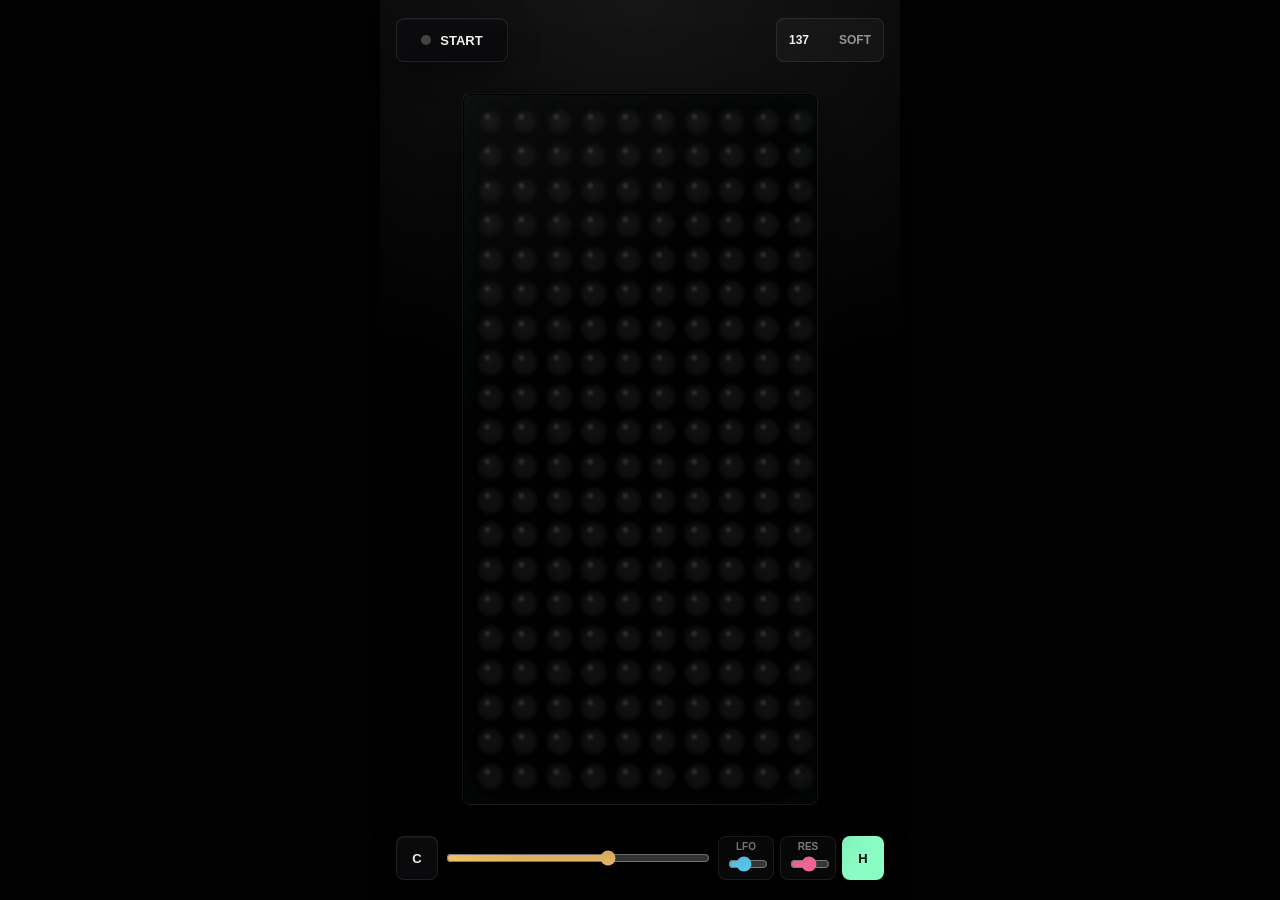
<file: codex_music.html>
<!doctype html>
<html lang="ja">
  <head>
    <meta charset="utf-8">
    <meta name="viewport" content="width=device-width, initial-scale=1, viewport-fit=cover, user-scalable=no">
    <meta name="theme-color" content="#000000">
    <meta name="apple-mobile-web-app-capable" content="yes">
    <meta name="apple-mobile-web-app-status-bar-style" content="black-translucent">
    <meta name="apple-mobile-web-app-title" content="200 LED">
    <title>200 LED</title>
    <link rel="manifest" href="manifest.webmanifest">
    <link rel="stylesheet" href="styles.css">
  </head>
  <body>
    <main class="app" aria-label="200 LED music instrument">
      <header class="topbar">
        <button id="powerButton" class="power" type="button" aria-pressed="false" aria-label="Start audio">
          <span class="power-dot" aria-hidden="true"></span>
          <span class="power-text">START</span>
        </button>
        <div class="readout" aria-live="polite">
          <span id="tempoText">126</span>
          <span id="moodText">SOFT</span>
        </div>
      </header>

      <section class="display" aria-label="LED grid">
        <div id="ledGrid" class="led-grid"></div>
        <canvas id="gestureCanvas" class="gesture-canvas" aria-hidden="true"></canvas>
      </section>

      <footer class="dock" aria-label="Sound controls">
        <button class="icon-button" id="clearButton" type="button" aria-label="Clear pattern" title="Clear pattern">C</button>
        <input id="energySlider" class="slider" type="range" min="0" max="100" value="62" aria-label="Energy">
        <label class="fx-control" title="LFO">
          <span>LFO</span>
          <input id="lfoSlider" class="mini-slider lfo-slider" type="range" min="0" max="100" value="34" aria-label="LFO depth">
        </label>
        <label class="fx-control" title="Resonance">
          <span>RES</span>
          <input id="resonanceSlider" class="mini-slider resonance-slider" type="range" min="0" max="100" value="46" aria-label="Resonance">
        </label>
        <button class="icon-button" id="holdButton" type="button" aria-pressed="true" aria-label="Hold lights" title="Hold lights">H</button>
      </footer>
    </main>
    <script src="app.js"></script>
  </body>
</html>
</file>
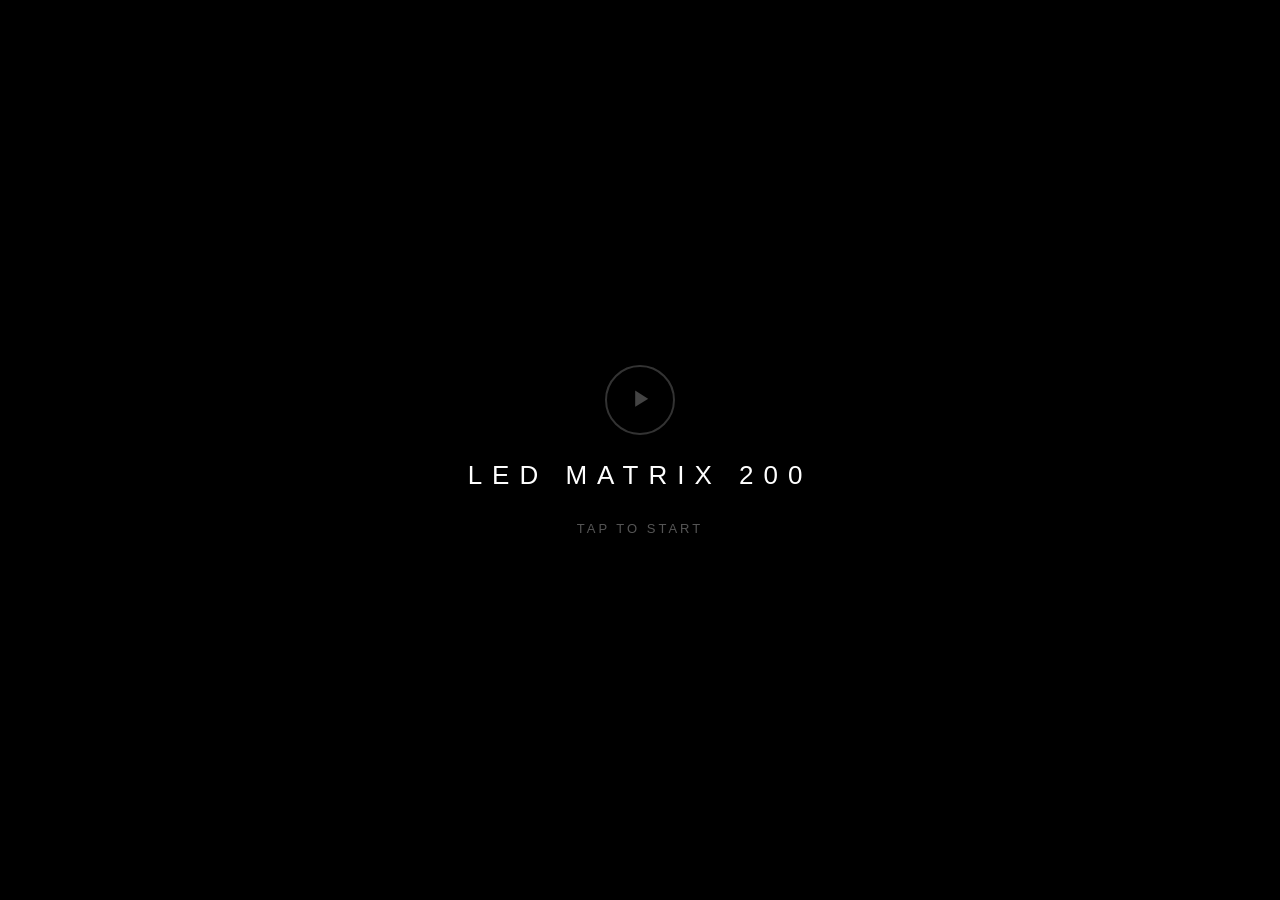
<file: qwen35_music.html>
<!DOCTYPE html>
<html lang="ja">
<head>
<meta charset="UTF-8">
<meta name="viewport" content="width=device-width, initial-scale=1.0, user-scalable=no, maximum-scale=1.0">
<title>LED MATRIX 200 FX</title>
<style>
  * { margin: 0; padding: 0; box-sizing: border-box; -webkit-tap-highlight-color: transparent; }
  
  body {
    background: #000;
    overflow: hidden;
    touch-action: none;
    user-select: none;
    font-family: 'Helvetica Neue', sans-serif;
    height: 100dvh;
    display: flex;
    flex-direction: column;
    align-items: center;
  }

  #start-overlay {
    position: fixed; inset: 0;
    background: #000;
    display: flex; flex-direction: column;
    justify-content: center; align-items: center;
    z-index: 1000;
    cursor: pointer;
    transition: opacity 0.5s;
  }
  #start-overlay h1 {
    color: #fff;
    font-size: 26px;
    font-weight: 300;
    letter-spacing: 10px;
    margin-bottom: 30px;
  }
  #start-overlay p {
    color: #555;
    font-size: 13px;
    letter-spacing: 3px;
  }
  #start-overlay .pulse {
    width: 70px; height: 70px;
    border: 2px solid #333;
    border-radius: 50%;
    margin-bottom: 25px;
    animation: pulse 2s ease-in-out infinite;
    display: flex; align-items: center; justify-content: center;
  }
  #start-overlay .pulse::after {
    content: '▶';
    color: #444;
    font-size: 20px;
    margin-left: 3px;
  }
  @keyframes pulse {
    0%, 100% { transform: scale(1); border-color: #333; }
    50% { transform: scale(1.08); border-color: #666; }
  }

  #header {
    width: 100%;
    padding: 10px 16px 4px;
    display: flex;
    justify-content: space-between;
    align-items: center;
    flex-shrink: 0;
  }
  #header .title {
    color: #333;
    font-size: 10px;
    letter-spacing: 5px;
    font-weight: 300;
  }
  #header .mode-indicator {
    color: #444;
    font-size: 9px;
    letter-spacing: 2px;
    transition: color 0.3s;
  }
  #header .mode-indicator.rec { color: #ff3b3b; text-shadow: 0 0 8px rgba(255,59,59,0.5); }
  #header .mode-indicator.loop { color: #3b9bff; text-shadow: 0 0 8px rgba(59,155,255,0.5); }

  #matrix-container {
    flex: 1;
    display: flex;
    align-items: center;
    justify-content: center;
    width: 100%;
    padding: 4px;
    overflow: hidden;
  }

  #matrix {
    display: grid;
    grid-template-columns: repeat(10, 1fr);
    grid-template-rows: repeat(20, 1fr);
    gap: 2px;
    aspect-ratio: 1 / 2;
    width: min(96vw, 48vh);
    height: min(192vw, 88vh);
    max-width: 380px;
    max-height: 760px;
  }

  .led {
    border-radius: 2px;
    background: #0d0d0d;
    position: relative;
    /* 滑らかなトランジション */
    transition: background 0.15s ease-out, box-shadow 0.45s ease-out, transform 0.12s ease, opacity 0.4s ease, filter 0.3s ease;
    cursor: pointer;
  }

  .led::after {
    content: '';
    position: absolute;
    top: 0; left: 0; right: 0;
    height: 35%;
    background: linear-gradient(to bottom, rgba(255,255,255,0.04), transparent);
    border-radius: 2px 2px 0 0;
    pointer-events: none;
  }

  /* アクティブ状態 */
  .led.active {
    transform: scale(0.9);
    filter: brightness(1.4);
    z-index: 2;
  }

  /* 周囲のぼんやり光るオーラ */
  .led.aura {
    opacity: 0.55;
    filter: blur(1.8px);
    z-index: 1;
  }

  /* ZONE COLORS & AURA VARIANTS */
  .led.zone-drums.active { background: #ff3b3b; box-shadow: 0 0 8px rgba(255,59,59,0.8), 0 0 20px rgba(255,59,59,0.3); }
  .led.zone-drums.aura { background: rgba(255,59,59,0.25); box-shadow: 0 0 14px rgba(255,59,59,0.4); }
  
  .led.zone-bass.active { background: #8b3bff; box-shadow: 0 0 8px rgba(139,59,255,0.8), 0 0 20px rgba(139,59,255,0.3); }
  .led.zone-bass.aura { background: rgba(139,59,255,0.25); box-shadow: 0 0 14px rgba(139,59,255,0.4); }
  
  .led.zone-synth.active { background: #3b9bff; box-shadow: 0 0 8px rgba(59,155,255,0.8), 0 0 20px rgba(59,155,255,0.3); }
  .led.zone-synth.aura { background: rgba(59,155,255,0.25); box-shadow: 0 0 14px rgba(59,155,255,0.4); }
  
  .led.zone-pad.active { background: #3bff9b; box-shadow: 0 0 8px rgba(59,255,155,0.8), 0 0 20px rgba(59,255,155,0.3); }
  .led.zone-pad.aura { background: rgba(59,255,155,0.25); box-shadow: 0 0 14px rgba(59,255,155,0.4); }
  
  .led.zone-fx.active { background: #ff3b8b; box-shadow: 0 0 8px rgba(255,59,139,0.8), 0 0 20px rgba(255,59,139,0.3); }
  .led.zone-fx.aura { background: rgba(255,59,139,0.25); box-shadow: 0 0 14px rgba(255,59,139,0.4); }
  
  .led.zone-atmo.active { background: #ffb33b; box-shadow: 0 0 8px rgba(255,179,59,0.8), 0 0 20px rgba(255,179,59,0.3); }
  .led.zone-atmo.aura { background: rgba(255,179,59,0.25); box-shadow: 0 0 14px rgba(255,179,59,0.4); }

  #controls-wrapper {
    width: 100%;
    padding: 4px 10px 12px;
    flex-shrink: 0;
    display: flex;
    flex-direction: column;
    gap: 8px;
    background: linear-gradient(to top, #000 80%, transparent);
  }
  .ctrl-row { display: flex; justify-content: center; gap: 12px; }

  .ctrl-btn {
    background: #050505;
    border: 1px solid #1a1a1a;
    color: #333;
    padding: 8px 14px;
    border-radius: 20px;
    font-size: 9px;
    letter-spacing: 2px;
    cursor: pointer;
    transition: all 0.2s;
    font-weight: 600;
    min-width: 45px;
    text-align: center;
  }
  .ctrl-btn.active-ctrl {
    border-color: #444;
    color: #888;
    background: #111;
    text-shadow: 0 0 5px rgba(255,255,255,0.3);
  }
  .ctrl-btn[data-fx="echo"].active-ctrl { border-color: #00ffff; color: #00ffff; box-shadow: 0 0 10px rgba(0,255,255,0.3); }
  .ctrl-btn[data-fx="reverb"].active-ctrl { border-color: #aa44ff; color: #aa44ff; box-shadow: 0 0 10px rgba(170,68,255,0.3); }
  .ctrl-btn[data-fx="lfo"].active-ctrl { border-color: #ff4444; color: #ff4444; box-shadow: 0 0 10px rgba(255,68,68,0.3); }
  .ctrl-btn[data-fx="resonance"].active-ctrl { border-color: #ffaa00; color: #ffaa00; box-shadow: 0 0 10px rgba(255,170,0,0.3); }
  .ctrl-btn[data-mode="loop"].active-ctrl { border-color: #3b9bff; color: #3b9bff; box-shadow: 0 0 12px rgba(59,155,255,0.4); }

  #row-labels {
    position: fixed; left: 8px; top: 50%; transform: translateY(-50%);
    display: flex; flex-direction: column; gap: 2px; pointer-events: none; opacity: 0.4;
  }
  .row-label {
    height: calc((min(192vw, 88vh) - 38px) / 20);
    max-height: calc((760px - 38px) / 20);
    display: flex; align-items: center; color: #2a2a2a; font-size: 7px; letter-spacing: 1px; width: 24px; justify-content: flex-end; padding-right: 6px;
  }
</style>
</head>
<body>

<div id="start-overlay">
  <div class="pulse"></div>
  <h1>LED MATRIX 200</h1>
  <p>TAP TO START</p>
</div>

<div id="header">
  <span class="title">LED MATRIX 200</span>
  <span class="mode-indicator" id="modeLabel">FREE PLAY</span>
</div>

<div id="matrix-container">
  <div id="matrix"></div>
</div>

<div id="row-labels"></div>

<div id="controls-wrapper">
  <div class="ctrl-row">
    <button class="ctrl-btn" id="btnFree">FREE</button>
    <button class="ctrl-btn" id="btnSequence">SEQ</button>
    <button class="ctrl-btn" id="btnSwipe">GLIDE</button>
    <button class="ctrl-btn" id="btnLoop" data-mode="loop">LOOP</button>
    <button class="ctrl-btn" id="btnClear">CLEAR</button>
  </div>
  <div class="ctrl-row">
    <button class="ctrl-btn" id="btnEcho" data-fx="echo">ECHO</button>
    <button class="ctrl-btn" id="btnReverb" data-fx="reverb">REVERB</button>
    <button class="ctrl-btn" id="btnLfo" data-fx="lfo">LFO</button>
    <button class="ctrl-btn" id="btnReso" data-fx="resonance">RESO</button>
  </div>
</div>

<script>
// ============ AUDIO ENGINE ============
class AudioEngine {
  constructor() {
    this.ctx = null; this.masterGain = null; this.compressor = null;
    this.initialized = false; this.bpm = 118;
    this.globalFilter = null; this.delayNode = null; this.delayFeedback = null;
    this.reverbNode = null; this.reverbGain = null; this.lfoNode = null; this.lfoGain = null;
    this.fxActive = { echo: false, reverb: false, lfo: false, resonance: false };
  }

  init() {
    if (this.initialized) return;
    this.ctx = new (window.AudioContext || window.webkitAudioContext)();
    this.masterGain = this.ctx.createGain(); this.masterGain.gain.value = 0.6;
    this.compressor = this.ctx.createDynamicsCompressor();
    this.compressor.threshold.value = -15; this.compressor.knee.value = 10;
    this.compressor.ratio.value = 4; this.compressor.attack.value = 0.003; this.compressor.release.value = 0.1;

    this.globalFilter = this.ctx.createBiquadFilter();
    this.globalFilter.type = 'lowpass'; this.globalFilter.frequency.value = 8000; this.globalFilter.Q.value = 0.5;

    this.delayNode = this.ctx.createDelay(2.0); this.delayNode.delayTime.value = 0.35;
    this.delayFeedback = this.ctx.createGain(); this.delayFeedback.gain.value = 0;
    this.delayNode.connect(this.delayFeedback); this.delayFeedback.connect(this.delayNode);

    this.reverbNode = this.ctx.createConvolver();
    this.reverbNode.buffer = this.createReverbImpulse();
    this.reverbGain = this.ctx.createGain(); this.reverbGain.gain.value = 0;

    this.lfoNode = this.ctx.createOscillator(); this.lfoNode.type = 'sine'; this.lfoNode.frequency.value = 3;
    this.lfoGain = this.ctx.createGain(); this.lfoGain.gain.value = 0;
    this.lfoNode.connect(this.lfoGain); this.lfoGain.connect(this.globalFilter.frequency);
    this.lfoNode.start();

    this.delayNode.connect(this.masterGain);
    this.reverbNode.connect(this.reverbGain); this.reverbGain.connect(this.masterGain);
    this.globalFilter.connect(this.masterGain);
    this.globalFilter.connect(this.delayNode);
    this.globalFilter.connect(this.reverbNode);
    this.masterGain.connect(this.compressor);
    this.compressor.connect(this.ctx.destination);
    this.initialized = true;
  }

  createReverbImpulse() {
    const sr = this.ctx.sampleRate; const len = sr * 2.5;
    const buf = this.ctx.createBuffer(2, len, sr);
    const l = buf.getChannelData(0); const r = buf.getChannelData(1);
    for (let i = 0; i < len; i++) {
      const n = len - i;
      l[i] = (Math.random() * 2 - 1) * Math.pow(1 - i / len, 2.5);
      r[i] = (Math.random() * 2 - 1) * Math.pow(1 - i / len, 2.5);
    }
    return buf;
  }

  toggleFX(type, active) {
    if (!this.initialized) return;
    if (type === 'echo') this.delayFeedback.gain.setTargetAtTime(active ? 0.5 : 0, this.ctx.currentTime, 0.1);
    else if (type === 'reverb') this.reverbGain.gain.setTargetAtTime(active ? 0.6 : 0, this.ctx.currentTime, 0.1);
    else if (type === 'lfo') this.lfoGain.gain.setTargetAtTime(active ? 4000 : 0, this.ctx.currentTime, 0.1);
    else if (type === 'resonance') {
      this.globalFilter.Q.setTargetAtTime(active ? 15 : 0.5, this.ctx.currentTime, 0.1);
      this.globalFilter.frequency.setTargetAtTime(active ? 1200 : 8000, this.ctx.currentTime, 0.1);
    }
  }

  connectToOutput(node) { node.connect(this.globalFilter); }

  playKick(v) {
    if(!this.initialized) return; const t=this.ctx.currentTime;
    const o=this.ctx.createOscillator(), g=this.ctx.createGain();
    const ton=[85,70,95,60,110,78,105,65,88,92][v%10];
    o.frequency.setValueAtTime(ton*1.6,t); o.frequency.exponentialRampToValueAtTime(ton*0.25,t+0.18);
    g.gain.setValueAtTime(1,t); g.gain.exponentialRampToValueAtTime(0.001,t+0.45);
    o.connect(g); this.connectToOutput(g); o.start(t); o.stop(t+0.45);
  }
  playSnare(v) {
    if(!this.initialized) return; const t=this.ctx.currentTime, len=0.12+v*0.04;
    const buf=this.ctx.createBuffer(1,this.ctx.sampleRate*len,this.ctx.sampleRate);
    const d=buf.getChannelData(0); for(let i=0;i<d.length;i++) d[i]=Math.random()*2-1;
    const n=this.ctx.createBufferSource(); n.buffer=buf;
    const hp=this.ctx.createBiquadFilter(); hp.type='highpass'; hp.frequency.value=1200+v*400;
    const ng=this.ctx.createGain(); ng.gain.setValueAtTime(0.7,t); ng.gain.exponentialRampToValueAtTime(0.001,t+len);
    n.connect(hp); hp.connect(ng); this.connectToOutput(ng); n.start(t); n.stop(t+len);
    const o=this.ctx.createOscillator(); o.type='triangle'; o.frequency.setValueAtTime(180,t); o.frequency.exponentialRampToValueAtTime(90,t+0.06);
    const og=this.ctx.createGain(); og.gain.setValueAtTime(0.45,t); og.gain.exponentialRampToValueAtTime(0.001,t+0.12);
    o.connect(og); this.connectToOutput(og); o.start(t); o.stop(t+0.12);
  }
  playHihat(v) {
    if(!this.initialized) return; const t=this.ctx.currentTime, len=v<3?0.04:0.18, vol=v<3?0.35:0.55;
    const buf=this.ctx.createBuffer(1,this.ctx.sampleRate*len,this.ctx.sampleRate);
    const d=buf.getChannelData(0); for(let i=0;i<d.length;i++) d[i]=Math.random()*2-1;
    const n=this.ctx.createBufferSource(); n.buffer=buf;
    const hp=this.ctx.createBiquadFilter(); hp.type='highpass'; hp.frequency.value=6500+v*600;
    const g=this.ctx.createGain(); g.gain.setValueAtTime(vol,t); g.gain.exponentialRampToValueAtTime(0.001,t+len);
    n.connect(hp); hp.connect(g); this.connectToOutput(g); n.start(t); n.stop(t+len);
  }
  playPerc(v) {
    if(!this.initialized) return; const t=this.ctx.currentTime;
    const fqs=[280,350,420,510,620,750,900,1100,1400,1800]; const f=fqs[v%10];
    const o=this.ctx.createOscillator(); o.type=v%2===0?'sine':'triangle';
    o.frequency.setValueAtTime(f,t); o.frequency.exponentialRampToValueAtTime(f*0.6,t+0.06);
    const fl=this.ctx.createBiquadFilter(); fl.type='lowpass'; fl.frequency.value=4000;
    const g=this.ctx.createGain(); g.gain.setValueAtTime(0.28,t); g.gain.exponentialRampToValueAtTime(0.001,t+0.09);
    o.connect(fl); fl.connect(g); this.connectToOutput(g); o.start(t); o.stop(t+0.09);
  }
  playBass(ro, c) {
    if(!this.initialized) return; const t=this.ctx.currentTime;
    const bf=41.2, semi=100*Math.log2(1+c/12), f=bf*Math.pow(2,ro+semi/100);
    const o1=this.ctx.createOscillator(); o1.type='sawtooth'; o1.frequency.value=f;
    const o2=this.ctx.createOscillator(); o2.type='square'; o2.frequency.value=f*1.004;
    const g=this.ctx.createGain(); g.gain.setValueAtTime(0.32,t); g.gain.setValueAtTime(0.32,t+0.08); g.gain.exponentialRampToValueAtTime(0.001,t+0.7);
    o1.connect(g); o2.connect(g); this.connectToOutput(g);
    o1.start(t); o2.start(t); o1.stop(t+0.7); o2.stop(t+0.7);
  }
  playLead(ro, c) {
    if(!this.initialized) return; const t=this.ctx.currentTime;
    const bf=220, semi=c*1.2, f=bf*Math.pow(2,ro+semi/12);
    const o1=this.ctx.createOscillator(); o1.type='sawtooth'; o1.frequency.value=f;
    const o2=this.ctx.createOscillator(); o2.type='sawtooth'; o2.frequency.value=f*1.008;
    const g=this.ctx.createGain(); g.gain.setValueAtTime(0,t); g.gain.linearRampToValueAtTime(0.22,t+0.015);
    g.gain.setValueAtTime(0.22,t+0.08); g.gain.exponentialRampToValueAtTime(0.001,t+0.6);
    const v=this.ctx.createOscillator(), vg=this.ctx.createGain(); v.frequency.value=4.5; vg.gain.value=2.5;
    v.connect(vg); vg.connect(o1.frequency);
    o1.connect(g); o2.connect(g); this.connectToOutput(g);
    o1.start(t); o2.start(t); v.start(t); o1.stop(t+0.6); o2.stop(t+0.6); v.stop(t+0.6);
  }
  playPad(ro, c) {
    if(!this.initialized) return; const t=this.ctx.currentTime;
    const bf=110, f=bf*Math.pow(2,ro+c*0.8/12);
    [0,1,2,3].forEach(i=>{
      const o=this.ctx.createOscillator(); o.type=i<2?'sine':'triangle'; o.frequency.value=f*(1+i*0.0025);
      const g=this.ctx.createGain(); g.gain.setValueAtTime(0,t); g.gain.linearRampToValueAtTime(0.09,t+0.12);
      g.gain.setValueAtTime(0.09,t+0.4); g.gain.exponentialRampToValueAtTime(0.001,t+2.5);
      o.connect(g); this.connectToOutput(g); o.start(t); o.stop(t+2.5);
    });
  }
  playFX(c) {
    if(!this.initialized) return; const t=this.ctx.currentTime;
    if(c===0){const o=this.ctx.createOscillator();o.type='sine';o.frequency.setValueAtTime(180,t);o.frequency.exponentialRampToValueAtTime(1800,t+0.4);const g=this.ctx.createGain();g.gain.setValueAtTime(0.2,t);g.gain.exponentialRampToValueAtTime(0.001,t+0.4);o.connect(g);this.connectToOutput(g);o.start(t);o.stop(t+0.4);}
    else if(c===1){const o=this.ctx.createOscillator();o.type='sawtooth';o.frequency.setValueAtTime(2800,t);o.frequency.exponentialRampToValueAtTime(120,t+0.25);const f=this.ctx.createBiquadFilter();f.type='bandpass';f.frequency.value=900;f.Q.value=4;const g=this.ctx.createGain();g.gain.setValueAtTime(0.22,t);g.gain.exponentialRampToValueAtTime(0.001,t+0.25);o.connect(f);f.connect(g);this.connectToOutput(g);o.start(t);o.stop(t+0.25);}
    else if(c===2){const bs=this.ctx.sampleRate;const buf=this.ctx.createBuffer(1,bs,this.ctx.sampleRate);const d=buf.getChannelData(0);for(let i=0;i<bs;i++)d[i]=Math.random()*2-1;const n=this.ctx.createBufferSource();n.buffer=buf;const f=this.ctx.createBiquadFilter();f.type='highpass';f.frequency.value=3500;const g=this.ctx.createGain();g.gain.setValueAtTime(0.25,t);g.gain.exponentialRampToValueAtTime(0.001,t+0.8);n.connect(f);f.connect(g);this.connectToOutput(g);n.start(t);n.stop(t+0.8);}
    else if(c===3){const o=this.ctx.createOscillator();o.type='sine';o.frequency.setValueAtTime(55,t);o.frequency.exponentialRampToValueAtTime(28,t+0.7);const g=this.ctx.createGain();g.gain.setValueAtTime(0.45,t);g.gain.exponentialRampToValueAtTime(0.001,t+0.7);o.connect(g);this.connectToOutput(g);o.start(t);o.stop(t+0.7);}
    else if(c===4){for(let i=0;i<6;i++){const st=t+i*0.05;const o=this.ctx.createOscillator();o.type='square';o.frequency.value=400+c*40;const g=this.ctx.createGain();g.gain.setValueAtTime(0.12,st);g.gain.setValueAtTime(0,st+0.025);o.connect(g);this.connectToOutput(g);o.start(st);o.stop(st+0.035);}}
    else if(c===5){const o=this.ctx.createOscillator();o.type='sawtooth';o.frequency.value=140;const l=this.ctx.createOscillator();l.frequency.value=7;const lg=this.ctx.createGain();lg.gain.value=400;const f=this.ctx.createBiquadFilter();f.type='lowpass';f.frequency.value=700;l.connect(lg);lg.connect(f.frequency);const g=this.ctx.createGain();g.gain.setValueAtTime(0.18,t);g.gain.exponentialRampToValueAtTime(0.001,t+0.5);o.connect(f);f.connect(g);this.connectToOutput(g);o.start(t);l.start(t);o.stop(t+0.5);l.stop(t+0.5);}
    else{const bs=this.ctx.sampleRate*0.3;const buf=this.ctx.createBuffer(1,bs,this.ctx.sampleRate);const d=buf.getChannelData(0);for(let i=0;i<bs;i++)d[i]=Math.random()*2-1;const n=this.ctx.createBufferSource();n.buffer=buf;const f=this.ctx.createBiquadFilter();f.type='bandpass';f.frequency.value=4000;f.Q.value=3;const g=this.ctx.createGain();g.gain.setValueAtTime(0.3,t);g.gain.exponentialRampToValueAtTime(0.001,t+0.3);n.connect(f);f.connect(g);this.connectToOutput(g);n.start(t);n.stop(t+0.3);}
  }
  playAtmo(c) {
    if(!this.initialized) return; const t=this.ctx.currentTime, freq=60+c*35;
    const bs=this.ctx.sampleRate*3; const buf=this.ctx.createBuffer(1,bs,this.ctx.sampleRate);
    const d=buf.getChannelData(0); for(let i=0;i<bs;i++) d[i]=Math.random()*2-1;
    const n=this.ctx.createBufferSource(); n.buffer=buf;
    const f=this.ctx.createBiquadFilter(); f.type='bandpass'; f.frequency.setValueAtTime(freq,t);
    f.frequency.linearRampToValueAtTime(freq*1.5,t+1.5); f.Q.value=12;
    const g=this.ctx.createGain(); g.gain.setValueAtTime(0,t); g.gain.linearRampToValueAtTime(0.12,t+0.4);
    g.gain.exponentialRampToValueAtTime(0.001,t+2.5);
    n.connect(f); f.connect(g); this.connectToOutput(g); n.start(t); n.stop(t+2.5);
  }

  play(row, col) {
    const zone = this.getZone(row), relRow = row - this.getZoneStart(row);
    switch(zone) {
      case 'drums-kick': this.playKick(col); break; case 'drums-snare': this.playSnare(col); break;
      case 'drums-hihat': this.playHihat(col); break; case 'drums-perc': this.playPerc(col); break;
      case 'bass': this.playBass(relRow, col); break; case 'lead': this.playLead(relRow, col); break;
      case 'pad': this.playPad(relRow, col); break; case 'fx': this.playFX(col); break;
      case 'atmo': this.playAtmo(col); break;
    }
  }
  getZoneStart(r){if(r<=2)return 0;if(r<=4)return 3;if(r<=6)return 5;if(r<=8)return 7;if(r<=12)return 9;if(r<=15)return 13;if(r<=17)return 16;if(r===18)return 18;return 19;}
  getZone(r){if(r<=2)return'drums-kick';if(r<=4)return'drums-snare';if(r<=6)return'drums-hihat';if(r<=8)return'drums-perc';if(r<=12)return'bass';if(r<=15)return'lead';if(r<=17)return'pad';if(r===18)return'fx';return'atmo';}
  getZoneClass(r){if(r<=8)return'zone-drums';if(r<=12)return'zone-bass';if(r<=15)return'zone-synth';if(r<=17)return'zone-pad';if(r===18)return'zone-fx';return'zone-atmo';}
  getZoneLabel(r){if(r===0)return'KICK';if(r===1)return'K2';if(r===2)return'K3';if(r===3)return'SNR';if(r===4)return'CLP';if(r===5)return'HH';if(r===6)return'OH';if(r===7)return'PNC';if(r===8)return'RDE';if(r>=9&&r<=12)return'BASS';if(r>=13&&r<=15)return'LEAD';if(r>=16&&r<=17)return'PAD';if(r===18)return'FX';if(r===19)return'DRN';return'';}
}

// ============ APP ============
const audio = new AudioEngine();
const matrixEl = document.getElementById('matrix');
const rowLabelsEl = document.getElementById('row-labels');
const leds = [];
const activeSet = new Set();
let mode = 'free';
let seqInterval = null;

const activeTouches = new Map();
let loopState = { active: false, recording: false, startTime: 0, duration: 4000, events: [], playbackTimer: null };

// Build Matrix
for (let row = 0; row < 20; row++) {
  const label = document.createElement('div'); label.className = 'row-label'; label.textContent = audio.getZoneLabel(row); rowLabelsEl.appendChild(label);
  for (let col = 0; col < 10; col++) {
    const led = document.createElement('div'); led.className = `led ${audio.getZoneClass(row)}`;
    led.dataset.row = row; led.dataset.col = col; led.dataset.index = row * 10 + col;
    matrixEl.appendChild(led); leds.push(led);
  }
}

// Visual Activation with Aura & Gradient Fade
function activateLed(row, col, duration = 450) {
  const index = row * 10 + col;
  const led = leds[index];
  audio.play(row, col);

  // Main LED activation
  led.classList.remove('aura'); // Clear aura if present
  led.classList.add('active');
  setTimeout(() => led.classList.remove('active'), duration * 0.5);

  // Neighbor Aura (Radius 1)
  const neighbors = getNeighbors(row, col);
  neighbors.forEach((nIdx, i) => {
    const nLed = leds[nIdx];
    if (!nLed.classList.contains('active')) {
      nLed.classList.add('aura');
      // Staggered fade out for wave-like gradient effect
      const delay = duration * 0.3 + (i * 15);
      setTimeout(() => nLed.classList.remove('aura'), delay);
    }
  });
}

function getNeighbors(row, col) {
  const result = [];
  for (let dr = -1; dr <= 1; dr++) {
    for (let dc = -1; dc <= 1; dc++) {
      if (dr === 0 && dc === 0) continue;
      const nr = row + dr, nc = col + dc;
      if (nr >= 0 && nr < 20 && nc >= 0 && nc < 10) {
        result.push(nr * 10 + nc);
      }
    }
  }
  return result;
}

function handleTap(row, col, touchId = null) {
  const index = row * 10 + col;
  if (loopState.active) {
    recordEvent(row, col);
    activateLed(row, col, 300);
  } else if (mode === 'free') {
    activateLed(row, col);
  } else if (mode === 'sequence') {
    if (activeSet.has(index)) {
      activeSet.delete(index); leds[index].classList.remove('active');
    } else {
      activeSet.add(index); leds[index].classList.add('active');
      activateLed(row, col, 350);
      setTimeout(() => leds[index].classList.remove('active'), 350);
    }
  } else if (mode === 'glide') {
    activateLed(row, col, 250);
  }
}

function recordEvent(row, col) {
  if (!loopState.recording) return;
  const time = Date.now() - loopState.startTime;
  if (time <= loopState.duration) loopState.events.push({ time, row, col });
}

// Multi-touch Handlers
matrixEl.addEventListener('touchstart', (e) => {
  e.preventDefault();
  for (let touch of e.changedTouches) {
    const el = document.elementFromPoint(touch.clientX, touch.clientY);
    const led = el?.closest('.led');
    if (led) {
      const r = parseInt(led.dataset.row); const c = parseInt(led.dataset.col);
      handleTap(r, c, touch.identifier);
      activeTouches.set(touch.identifier, { r, c, idx: r*10+c });
    }
  }
}, { passive: false });

matrixEl.addEventListener('touchmove', (e) => {
  e.preventDefault();
  for (let touch of e.changedTouches) {
    const el = document.elementFromPoint(touch.clientX, touch.clientY);
    const led = el?.closest('.led');
    if (led) {
      const r = parseInt(led.dataset.row); const c = parseInt(led.dataset.col); const idx = r*10+c;
      const prev = activeTouches.get(touch.identifier);
      if (!prev || idx !== prev.idx) {
        handleTap(r, c, touch.identifier);
        activeTouches.set(touch.identifier, { r, c, idx });
      }
    }
  }
}, { passive: false });

matrixEl.addEventListener('touchend', (e) => {
  for (let touch of e.changedTouches) activeTouches.delete(touch.identifier);
});

// Mouse fallback
let isMouseDown = false;
matrixEl.addEventListener('mousedown', (e) => { isMouseDown = true; const led = e.target.closest('.led'); if(led) handleTap(parseInt(led.dataset.row), parseInt(led.dataset.col)); });
matrixEl.addEventListener('mouseover', (e) => { if(!isMouseDown) return; const led = e.target.closest('.led'); if(led) handleTap(parseInt(led.dataset.row), parseInt(led.dataset.col)); });
window.addEventListener('mouseup', () => isMouseDown = false);

// Controls
document.getElementById('btnFree').addEventListener('click', () => setMode('free'));
document.getElementById('btnSequence').addEventListener('click', () => setMode('sequence'));
document.getElementById('btnSwipe').addEventListener('click', () => setMode('glide'));
document.getElementById('btnClear').addEventListener('click', clearPattern);
document.getElementById('btnLoop').addEventListener('click', toggleLoop);

document.getElementById('btnEcho').addEventListener('click', (e) => toggleFX('echo', e.currentTarget));
document.getElementById('btnReverb').addEventListener('click', (e) => toggleFX('reverb', e.currentTarget));
document.getElementById('btnLfo').addEventListener('click', (e) => toggleFX('lfo', e.currentTarget));
document.getElementById('btnReso').addEventListener('click', (e) => toggleFX('resonance', e.currentTarget));

function toggleFX(type, btn) {
  const isActive = btn.classList.toggle('active-ctrl');
  audio.toggleFX(type, isActive);
}

function setMode(m) {
  mode = m;
  const label = document.getElementById('modeLabel');
  if (loopState.active) {
    label.textContent = loopState.recording ? '● REC' : '▶ LOOP';
    label.className = loopState.recording ? 'rec' : 'loop';
    return;
  }
  label.textContent = m === 'free' ? 'FREE PLAY' : m === 'sequence' ? 'SEQUENCER' : 'GLIDE';
  label.className = '';
  
  document.querySelectorAll('#btnFree, #btnSequence, #btnSwipe').forEach(b => b.classList.remove('active-ctrl'));
  if (m === 'free') document.getElementById('btnFree').classList.add('active-ctrl');
  if (m === 'sequence') { document.getElementById('btnSequence').classList.add('active-ctrl'); startSequence(); }
  if (m === 'glide') document.getElementById('btnSwipe').classList.add('active-ctrl');
}

function toggleLoop() {
  const btn = document.getElementById('btnLoop');
  if (!loopState.active) {
    loopState.active = true; loopState.recording = true;
    loopState.startTime = Date.now(); loopState.events = [];
    if (loopState.playbackTimer) clearTimeout(loopState.playbackTimer);
    btn.classList.add('active-ctrl');
    setMode(mode);
    setTimeout(stopRecording, loopState.duration);
  } else {
    loopState.active = false; loopState.recording = false; loopState.events = [];
    if (loopState.playbackTimer) clearTimeout(loopState.playbackTimer);
    btn.classList.remove('active-ctrl');
    setMode(mode);
  }
}

function stopRecording() {
  loopState.recording = false;
  loopState.events.sort((a,b) => a.time - b.time);
  setMode(mode);
  playLoop();
}

function playLoop() {
  if (!loopState.active) return;
  const now = Date.now();
  const elapsed = (now - loopState.startTime) % loopState.duration;
  const phase = elapsed;
  loopState.events.forEach(ev => {
    if (ev.time > phase) {
      setTimeout(() => {
        audio.play(ev.row, ev.col);
        activateLed(ev.row, ev.col, 300);
      }, ev.time - phase);
    }
  });
  const timeToNext = loopState.duration - phase;
  loopState.playbackTimer = setTimeout(() => {
    if (loopState.active) playLoop();
  }, timeToNext);
}

function startSequence() {
  stopSequence();
  const interval = 60000 / audio.bpm / 4;
  seqInterval = setInterval(() => {
    activeSet.forEach(index => {
      const row = Math.floor(index / 10); const col = index % 10;
      const led = leds[index]; led.classList.add('active');
      audio.play(row, col);
      activateLed(row, col, 250);
      setTimeout(() => led.classList.remove('active'), 90);
    });
  }, interval);
}
function stopSequence() { if (seqInterval) { clearInterval(seqInterval); seqInterval = null; } }

function clearPattern() {
  activeSet.clear();
  leds.forEach(l => { l.classList.remove('active', 'aura'); l.style.background = ''; l.style.boxShadow = ''; });
  stopSequence();
  if (loopState.active) toggleLoop();
}

// Start Overlay
document.getElementById('start-overlay').addEventListener('click', () => {
  audio.init();
  const overlay = document.getElementById('start-overlay');
  overlay.style.opacity = '0';
  setTimeout(() => overlay.style.display = 'none', 500);
});
document.getElementById('start-overlay').addEventListener('touchstart', (e) => {
  e.preventDefault(); audio.init();
  const overlay = document.getElementById('start-overlay');
  overlay.style.opacity = '0';
  setTimeout(() => overlay.style.display = 'none', 500);
}, { passive: false });

// Ambient pulse
setInterval(() => {
  const r = Math.floor(Math.random() * 20); const c = Math.floor(Math.random() * 10);
  const led = leds[r * 10 + c]; led.style.opacity = '0.25';
  setTimeout(() => led.style.opacity = '1', 120);
}, 1800);
</script>
</body>
</html>
</file>
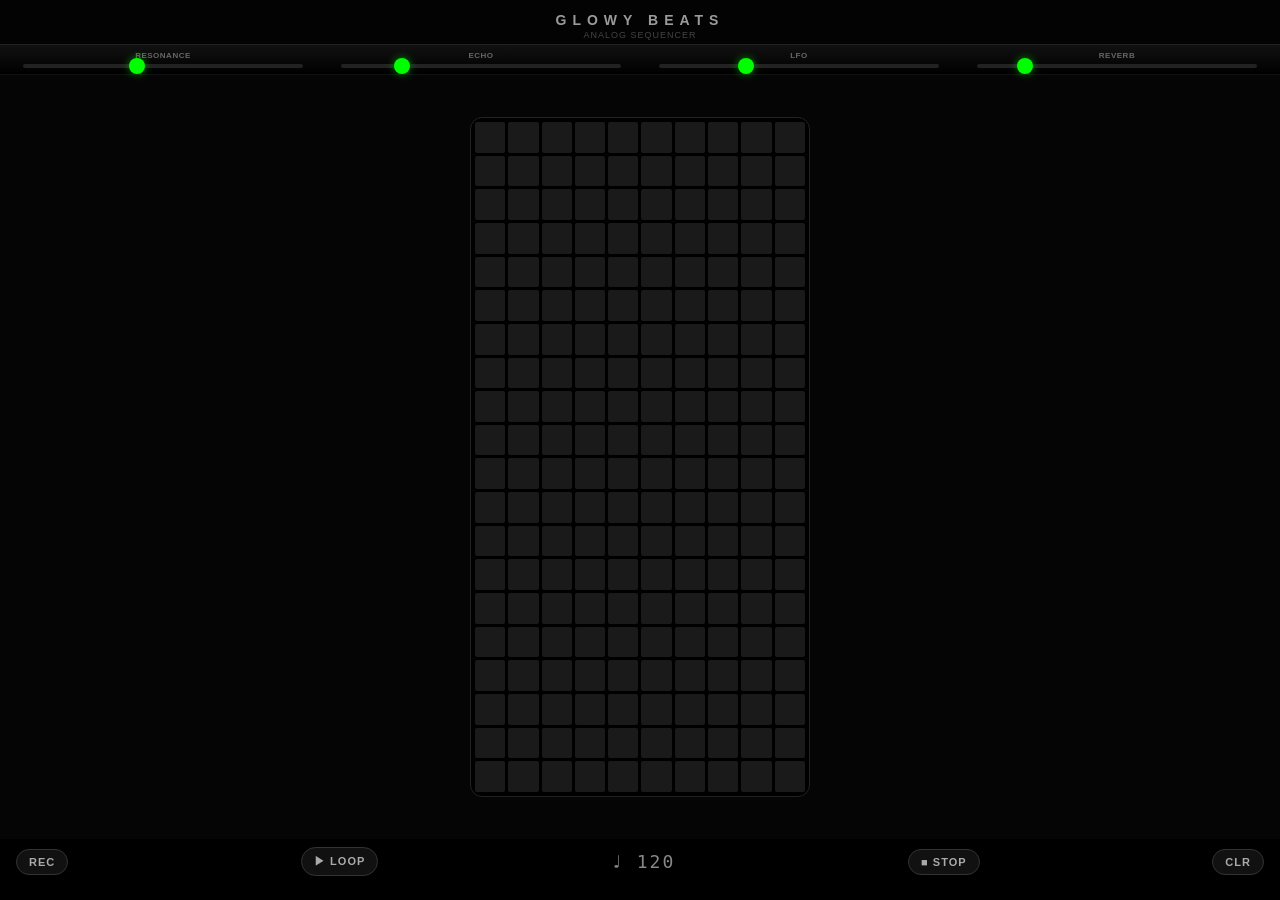
<file: qwen36_music.html>
<!DOCTYPE html>
<html lang="ja">
<head>
<meta charset="UTF-8">
<meta name="viewport" content="width=device-width,initial-scale=1.0,maximum-scale=1.0,user-scalable=no,viewport-fit=cover">
<title>Glowy Beats</title>
<style>
  :root {
    --bg-color: #050505;
    --led-off: #1a1a1a;
    --glow-strength: 6px;
  }
  
  * { margin: 0; padding: 0; box-sizing: border-box; -webkit-touch-callout: none; -webkit-user-select: none; user-select: none; }
  
  body {
    background: var(--bg-color);
    height: 100dvh;
    display: flex;
    flex-direction: column;
    font-family: -apple-system, 'Helvetica Neue', sans-serif;
    overflow: hidden;
    color: #ddd;
  }

  /* ── Header ─ */
  #header {
    text-align: center;
    padding: 12px 0 4px;
    flex-shrink: 0;
    background: rgba(0,0,0,0.3);
  }
  #title {
    font-size: 14px;
    font-weight: 800;
    letter-spacing: 6px;
    color: #fff;
    opacity: 0.6;
    margin-bottom: 2px;
  }
  #sub {
    font-size: 9px;
    letter-spacing: 1px;
    color: #444;
  }

  /* ── Effects Panel ── */
  #fx-panel {
    display: flex;
    justify-content: space-around;
    padding: 6px 4px;
    flex-shrink: 0;
    background: linear-gradient(to bottom, #111, #000);
    border-top: 1px solid #222;
    border-bottom: 1px solid #111;
  }
  .slider-group {
    display: flex;
    flex-direction: column;
    align-items: center;
    width: 22%;
  }
  .slider-label {
    font-size: 8px;
    letter-spacing: 0.5px;
    color: #666;
    margin-bottom: 4px;
    font-weight: bold;
  }
  input[type=range] {
    -webkit-appearance: none;
    width: 100%;
    height: 4px;
    background: #222;
    border-radius: 2px;
    outline: none;
  }
  input[type=range]::-webkit-slider-thumb {
    -webkit-appearance: none;
    width: 16px;
    height: 16px;
    border-radius: 50%;
    background: #0f0;
    cursor: pointer;
    box-shadow: 0 0 8px rgba(0, 255, 0, 0.5);
  }

  /* ── Main Grid Area ── */
  #screen-area {
    flex: 1;
    display: flex;
    align-items: center;
    justify-content: center;
    padding: 4px;
    min-height: 0; /* Flex item shrink fix */
  }
  #grid-container {
    width: 100%;
    max-width: 340px; /* Constrain width on larger phones/tablets */
    aspect-ratio: 10/20; /* Perfect 1:2 proportion */
    display: grid;
    grid-template-columns: repeat(10, 1fr);
    grid-template-rows: repeat(20, 1fr);
    gap: 3px;
    padding: 4px;
    background: #000;
    border-radius: 12px;
    border: 1px solid #222;
    box-shadow: inset 0 0 30px rgba(0,0,0,1);
  }

  .led {
    background: var(--led-off);
    border-radius: 2px; /* Slightly rounded corners for hardware feel */
    transition: background-color 0.05s, box-shadow 0.1s;
    position: relative;
  }
  
  /* Active state logic handled via JS inline styles usually, 
     but this sets the base active look */
  .led:active {
    transform: scale(0.9);
    filter: brightness(1.2);
  }

  /* ── Footer Controls ── */
  #footer-bar {
    display: flex;
    justify-content: space-between;
    align-items: center;
    padding: 8px 16px 24px; /* Extra bottom padding for home indicator */
    flex-shrink: 0;
    background: #000;
  }
  .ctrl-btn {
    background: #111;
    border: 1px solid #333;
    color: #aaa;
    padding: 6px 12px;
    border-radius: 20px;
    font-size: 11px;
    font-weight: bold;
    letter-spacing: 1px;
    touch-action: manipulation;
  }
  .ctrl-btn.active-mode {
    background: #fff;
    color: #000;
    box-shadow: 0 0 15px rgba(255,255,255,0.4);
  }
  .ctrl-btn.rec-active {
    background: #ff3333;
    border-color: #ff3333;
    color: white;
    animation: pulse-rec 1.5s infinite;
  }
  
  @keyframes pulse-rec {
    0% { opacity: 1; }
    50% { opacity: 0.6; }
    100% { opacity: 1; }
  }

  .bpm-display {
    font-family: monospace;
    color: #888;
    font-size: 18px;
    letter-spacing: 2px;
  }
</style>
</head>
<body>

  <div id="header">
    <div id="title">GLOWY BEATS</div>
    <div id="sub">ANALOG SEQUENCER</div>
  </div>

  <div id="fx-panel">
    <div class="slider-group">
      <span class="slider-label">RESONANCE</span>
      <input type="range" min="0" max="100" value="40" data-fx="resonance">
    </div>
    <div class="slider-group">
      <span class="slider-label">ECHO</span>
      <input type="range" min="0" max="100" value="20" data-fx="echo">
    </div>
    <div class="slider-group">
      <span class="slider-label">LFO</span>
      <input type="range" min="0" max="100" value="30" data-fx="lfo">
    </div>
    <div class="slider-group">
      <span class="slider-label">REVERB</span>
      <input type="range" min="0" max="100" value="15" data-fx="reverb">
    </div>
  </div>

  <div id="screen-area">
    <div id="grid-container"></div>
  </div>

  <div id="footer-bar">
    <button class="ctrl-btn" id="btn-rec">REC</button>
    <button class="ctrl-btn" id="btn-play">▶ LOOP</button>
    <div class="bpm-display">♩ 120</div>
    <button class="ctrl-btn" id="btn-stop">■ STOP</button>
    <button class="ctrl-btn" id="btn-clear">CLR</button>
  </div>

<script>
/* ── CONFIG ── */
const COLS = 10;
const ROWS = 20;
const TOTAL = COLS * ROWS;
const BPM = 120;
const STEP_TIME = 60 / BPM / 4; // 16th note timing

// Sound Color Palette based on Frequency Zones
const COLORS = {
  BASS: { r: 50, g: 200, b: 255 },     // Cyan/Light Blue
  MID:  { r: 255, g: 100, b: 255 },    // Magenta/Purple
  HIGH: { r: 255, g: 255, b: 100 },    // Yellow/White
};

// State
let ctx = null;
let masterGain = null;
let fxNodes = {}; // Store delay, reverb, etc.
let fxState = { resonance: 40, echo: 20, lfo: 30, reverb: 15 };

/* ── AUDIO ENGINE ── */
function initAudio() {
  if (!ctx) {
    const AudioContext = window.AudioContext || window.webkitAudioContext;
    ctx = new AudioContext();
    
    masterGain = ctx.createGain();
    masterGain.gain.value = 0.5;
    
    setupEffects();
    
    masterGain.connect(ctx.destination);
  }
}

function setupEffects() {
  // Delay
  const delay = ctx.createDelay(1.0);
  delay.delayTime.value = 0.15;
  const feedback = ctx.createGain();
  feedback.gain.value = 0.3;
  const wet = ctx.createGain();
  wet.gain.value = fxState.echo / 100;
  
  delay.connect(feedback);
  feedback.connect(delay);
  delay.connect(wet);
  fxNodes.delay = { src: delay, fb: feedback, wet: wet };

  // Reverb (Convolver simulation using simple noise buffer)
  const convolver = ctx.createConvolver();
  const rate = ctx.sampleRate;
  const length = rate * 2.0; // 2 seconds
  const impulse = ctx.createBuffer(2, length, rate);
  const left = impulse.getChannelData(0);
  const right = impulse.getChannelData(1);
  for (let i = 0; i < length; i++) {
    const n = i / length;
    left[i] = (Math.random() * 2 - 1) * Math.pow(1 - n, 2.5);
    right[i] = (Math.random() * 2 - 1) * Math.pow(1 - n, 2.5);
  }
  convolver.buffer = impulse;
  const revWet = ctx.createGain();
  revWet.gain.value = fxState.reverb / 100;
  convolver.connect(revWet);
  fxNodes.reverb = { unit: convolver, wet: revWet };
  
  // LFO for Filter Modulation
  const lfo = ctx.createOscillator();
  lfo.type = 'sine';
  lfo.frequency.value = 2; // Fixed slow LFO
  const lfoGain = ctx.createGain();
  lfoGain.gain.value = 0; // Driven by slider later
  lfo.connect(lfoGain);
  fxNodes.lfo = { node: lfo, gain: lfoGain };
  lfo.start();
}

// Master EQ / Distortion Chain
let distCurve = ctx ? ctx.createWaveShaper() : null;

function playNote(freq, row, velocity, time) {
  if (!ctx) return;
  const t = time || ctx.currentTime;
  const v = velocity;

  // Determine wave type based on Zone
  let waveType = 'triangle';
  let vol = 0.4;
  
  // Zone mapping: 0-4 (Bass), 5-13 (Mid), 14-19 (High)
  if (row > 15) {
    waveType = 'square';
    vol = 0.15; // Hi-hats / Noise
  } else if (row > 5) {
    waveType = ['sawtooth', 'square'][row % 2]; // Alternating
    vol = 0.3;
  } else {
    waveType = 'sawtooth';
    vol = 0.4;
  }

  const osc = ctx.createOscillator();
  osc.type = waveType;
  osc.frequency.setValueAtTime(freq, t);
  
  // Add slight detune for analog warmth
  osc.detune.value = (Math.random() - 0.5) * 10;

  // Filter
  const filter = ctx.createBiquadFilter();
  filter.type = 'lowpass';
  const res = fxState.resonance / 100 * 20 + 0.1;
  filter.Q.value = res;
  
  // Envelope for Filter (Cutoff goes up then down)
  filter.frequency.setValueAtTime(200, t);
  filter.frequency.linearRampToValueAtTime(Math.min(freq * 4, 8000), t + 0.02);
  
  // LFO Connection
  // Only apply LFO to mids/highs
  if (row > 6 && fxState.lfo > 10) {
    fxNodes.lfo.gain.disconnect();
    fxNodes.lfo.gain.connect(filter.frequency);
    // Amount scaled by slider
    const amount = (fxState.lfo / 100) * 500 * (row > 15 ? 2 : 1);
    fxNodes.lfo.gain.gain.setValueAtTime(amount, t);
  }

  // Amp Envelope
  const amp = ctx.createGain();
  amp.gain.setValueAtTime(0, t);
  amp.gain.linearRampToValueAtTime(v * vol, t + 0.01);
  const decay = fxState.reverb ? 0.2 : 0.05;
  amp.gain.exponentialRampToValueAtTime(0.001, t + (waveType === 'square' ? 0.1 : 0.3));
  
  // Routing
  osc.connect(filter);
  filter.connect(amp);
  amp.connect(masterGain);
  
  // Send to Delay
  fxNodes.delay.src.connect(fxNodes.delay.wet);
  amp.connect(fxNodes.delay.src);

  // Send to Reverb
  amp.connect(fxNodes.reverb.unit);
  fxNodes.reverb.wet.connect(masterGain);

  osc.start(t);
  osc.stop(t + 0.5);
}

// ── MAPPING: 10x20 GRID ──
// Map Row 19 (bottom) = Lowest note. Row 0 (top) = Highest note.
function getFrequency(col, row) {
  // Base Octave 1 (Very Low)
  // Formula: Logarithmic distribution
  const maxNotes = 20; // Rows
  const octaveBase = 1; // Start octave
  const totalOctaves = 4; // Range
  
  // Note position 0..1
  const pos = row / (maxNotes - 1); 
  
  // We invert Y: Row 19 -> Pos 0 (Low), Row 0 -> Pos 1 (High)
  const invPos = 1 - pos;
  
  const midiNum = (octaveBase * 12) + (invPos * 48); // 4 octaves range
  
  return 440 * Math.pow(2, (midiNum - 69) / 12);
}

/* ── UI & INTERACTION ── */
const gridContainer = document.getElementById('grid-container');
const leds = [];
const ledStates = []; // { brightness, r, g, b }

function buildGrid() {
  for (let i = 0; i < TOTAL; i++) {
    const div = document.createElement('div');
    div.className = 'led';
    div.dataset.idx = i;
    gridContainer.appendChild(div);
    leds.push(div);
    ledStates.push({ r: 10, g: 10, b: 10, v: 0 });
  }
}
buildGrid();

function handleInteraction(col, row, velocity) {
  initAudio();
  
  const idx = row * COLS + col;
  const freq = getFrequency(col, row);
  
  // Play Sound
  playNote(freq, row, velocity, ctx ? ctx.currentTime : null);
  
  // Visual Effect
  const rd = ROWS_DEF(row);
  
  // Direct Hit
  triggerLed(idx, rd.color, 1.0);
  
  // Ripple neighbors
  const ripple = 1;
  for (let dr = -ripple; dr <= ripple; dr++) {
    for (let dc = -ripple; dc <= ripple; dc++) {
      const nr = row + dr;
      const nc = col + dc;
      if (nr >= 0 && nr < ROWS && nc >= 0 && nc < COLS) {
        const dist = Math.sqrt(dr*dr + dc*dc);
        if (dist <= ripple && dist > 0) {
          const fade = 1 - (dist / (ripple + 1));
          const nIdx = nr * COLS + nc;
          triggerLed(nIdx, rd.color, fade * 0.5);
        }
      }
    }
  }
}

function triggerLed(index, color, intensity) {
  const ls = ledStates[index];
  ls.v = intensity;
  ls.r = color.r;
  ls.g = color.g;
  ls.b = color.b;
}

function ROWS_DEF(r) {
  // Determine color zone based on Row index (Vertical Gradient)
  // Bottom 5 rows (15-19) = Bass (Blue/Cyan)
  // Mid 10 rows (5-14) = Lead (Purple/Magenta)
  // Top 5 rows (0-4)   = High (Yellow/Green)
  if (r > 15) return { color: COLORS.BASS };
  if (r > 5) return { color: COLORS.MID };
  return { color: COLORS.HIGH };
}

// Input Handlers
let activeTouches = new Map();
let holdTimers = new Map();

function startTouch(e) {
  e.preventDefault();
  initAudio();
  
  // Loop through changed touches (multi-touch)
  Array.from(e.changedTouches).forEach(touch => {
    const { x, y } = getCoords(touch.clientX, touch.clientY);
    const key = touch.identifier;
    
    activeTouches.set(key, { col: x, row: y, timer: null });
    handleInteraction(x, y, 0.8);
    
    // Setup auto-pulse loop if holding
    const interval = setInterval(() => {
      const current = activeTouches.get(key);
      // Check if still touching same spot
      if (current && !isTouchingScreen()) {
         clearInterval(interval);
         activeTouches.delete(key);
         return;
      }
      // Pulse slowly while holding
      handleInteraction(current.col, current.row, 0.2);
    }, 250); // Auto-fire every quarter note approx
    
    activeTouches.get(key).timer = interval;
  });
}

function moveTouch(e) {
  e.preventDefault();
  Array.from(e.changedTouches).forEach(touch => {
    const { x, y } = getCoords(touch.clientX, touch.clientY);
    const info = activeTouches.get(touch.identifier);
    if (info) {
      info.col = x;
      info.row = y;
      handleInteraction(x, y, 0.5);
    }
  });
}

function endTouch(e) {
  e.preventDefault();
  Array.from(e.changedTouches).forEach(touch => {
    const info = activeTouches.get(touch.identifier);
    if (info && info.timer) clearInterval(info.timer);
    activeTouches.delete(touch.identifier);
  });
}

function isTouchingScreen() {
  return document.body.getAttribute('data-touch') === 'true';
}
document.addEventListener('touchstart', () => document.body.setAttribute('data-touch', 'true'), {passive:true});
document.addEventListener('touchend', () => document.body.removeAttribute('data-touch'));


// Coordinate Mapping
function getCoords(clientX, clientY) {
  const rect = gridContainer.getBoundingClientRect();
  // Handle potential rotation/offset if needed, but standard flow assumes full container fill
  const x = Math.max(0, Math.min(COLS - 1, Math.floor(((clientX - rect.left) / rect.width) * COLS)));
  const y = Math.max(0, Math.min(ROWS - 1, Math.floor(((clientY - rect.top) / rect.height) * ROWS)));
  return { x, y };
}

// Attach listeners
gridContainer.addEventListener('touchstart', startTouch, { passive: false });
gridContainer.addEventListener('touchmove', moveTouch, { passive: false });
gridContainer.addEventListener('touchend', endTouch, { passive: false });

// Mouse support for testing
let mouseDown = false;
gridContainer.addEventListener('mousedown', (e) => {
  mouseDown = true;
  const { x, y } = getCoords(e.clientX, e.clientY);
  handleInteraction(x, y, 0.8);
  gridContainer.setAttribute('data-mouse', 'true');
});
gridContainer.addEventListener('mousemove', (e) => {
  if (!mouseDown) return;
  const { x, y } = getCoords(e.clientX, e.clientY);
  handleInteraction(x, y, 0.4);
});
gridContainer.addEventListener('mouseup', () => mouseDown = false);
gridContainer.addEventListener('mouseleave', () => mouseDown = false);


/* ── ANIMATION LOOP ── */
function render() {
  for (let i = 0; i < TOTAL; i++) {
    const s = ledStates[i];
    if (s.v > 0.02) {
      s.v *= 0.88; // Decay curve
    } else {
      s.v = 0;
      s.r = 10; s.g = 10; s.b = 10;
    }
    
    if (s.v > 0) {
      const val = s.v;
      const r = Math.round(s.r * val + 15 * (1-val));
      const g = Math.round(s.g * val + 15 * (1-val));
      const b = Math.round(s.b * val + 15 * (1-val));
      
      leds[i].style.backgroundColor = `rgb(${r},${g},${b})`;
      leds[i].style.boxShadow = `0 0 ${val * 15}px rgb(${s.r},${s.g},${s.b})`;
    } else {
      leds[i].style.backgroundColor = '#1a1a1a';
      leds[i].style.boxShadow = 'none';
    }
  }
  requestAnimationFrame(render);
}
render();

/* ── FX SLIDERS ── */
document.querySelectorAll('[data-fx]').forEach(el => {
  el.addEventListener('input', (e) => {
    const key = e.target.dataset.fx;
    const val = parseInt(e.target.value);
    fxState[key] = val;
    
    // Realtime updates
    if (key === 'reverb') {
      fxNodes.reverb.wet.gain.value = val / 100;
    } else if (key === 'echo') {
      fxNodes.delay.wet.gain.value = val / 100;
    }
  });
});

/* ── CONTROLS ── */
const btnRec = document.getElementById('btn-rec');
const btnPlay = document.getElementById('btn-play');
const btnStop = document.getElementById('btn-stop');
const btnClear = document.getElementById('btn-clear');

let isRecording = false;
let recordingStartTime = 0;
let recordedPattern = []; // {col, row, time, vel}
let isPlaying = false;
let playbackTimer = null;

btnRec.addEventListener('click', () => {
  initAudio();
  if (!isRecording) {
    isRecording = true;
    btnRec.classList.add('rec-active');
    btnRec.innerText = "● REC";
    recordedPattern = [];
    recordingStartTime = ctx ? ctx.currentTime : 0;
  } else {
    isRecording = false;
    btnRec.classList.remove('rec-active');
    btnRec.innerText = "REC";
  }
});

btnPlay.addEventListener('click', () => {
  initAudio();
  if (isPlaying) {
    stopLoop();
  } else {
    if (recordedPattern.length === 0) generateRandomPattern();
    isPlaying = true;
    btnPlay.classList.add('active-mode');
    scheduleLoop(recordedPattern);
  }
});

btnStop.addEventListener('click', () => {
  stopLoop();
  if (isRecording) {
    isRecording = false;
    btnRec.classList.remove('rec-active');
    btnRec.innerText = "REC";
  }
});

btnClear.addEventListener('click', () => {
  recordedPattern = [];
  isPlaying = false;
  stopLoop();
  btnPlay.classList.remove('active-mode');
});

function stopLoop() {
  isPlaying = false;
  clearTimeout(playbackTimer);
  playbackTimer = null;
  btnPlay.classList.remove('active-mode');
}

function scheduleLoop(pattern) {
  if (!isPlaying) return;
  
  const now = ctx ? ctx.currentTime : 0;
  
  // Find next events within a short window
  pattern.forEach(note => {
    // Relative times in loop
    const relTime = ((note.time % 2.0) + 2.0) % 2.0; // 2 second loop cycle for demo
    if (relTime >= now && relTime < now + 0.05) {
      playNote(getFrequency(note.col, note.row), note.row, note.vel, relTime);
      triggerLed(note.row * COLS + note.col, getZoneColor(note.row), 1.0);
    }
  });
  
  playbackTimer = setTimeout(() => scheduleLoop(pattern), 50);
}

// Helper to get color for loop visualization
function getZoneColor(r) {
  if (r > 15) return COLORS.BASS;
  if (r > 5) return COLORS.MID;
  return COLORS.HIGH;
}

function generateRandomPattern() {
  // Simple procedural generation for demo
  const p = [];
  for (let i = 0; i < 32; i++) {
    const time = i * 0.125; // 16th notes
    const r = Math.floor(Math.random() * ROWS);
    const c = Math.floor(Math.random() * COLS);
    // Chance based on row
    const prob = r > 15 ? 0.1 : (r < 5 ? 0.3 : 0.2);
    if (Math.random() < prob) {
      p.push({ col: c, row: r, time: time, vel: 0.5 + Math.random()*0.5 });
    }
  }
  recordedPattern = p;
  // Show alert or something? Nah, just silent ready state.
}

</script>
</body>
</html>
</file>
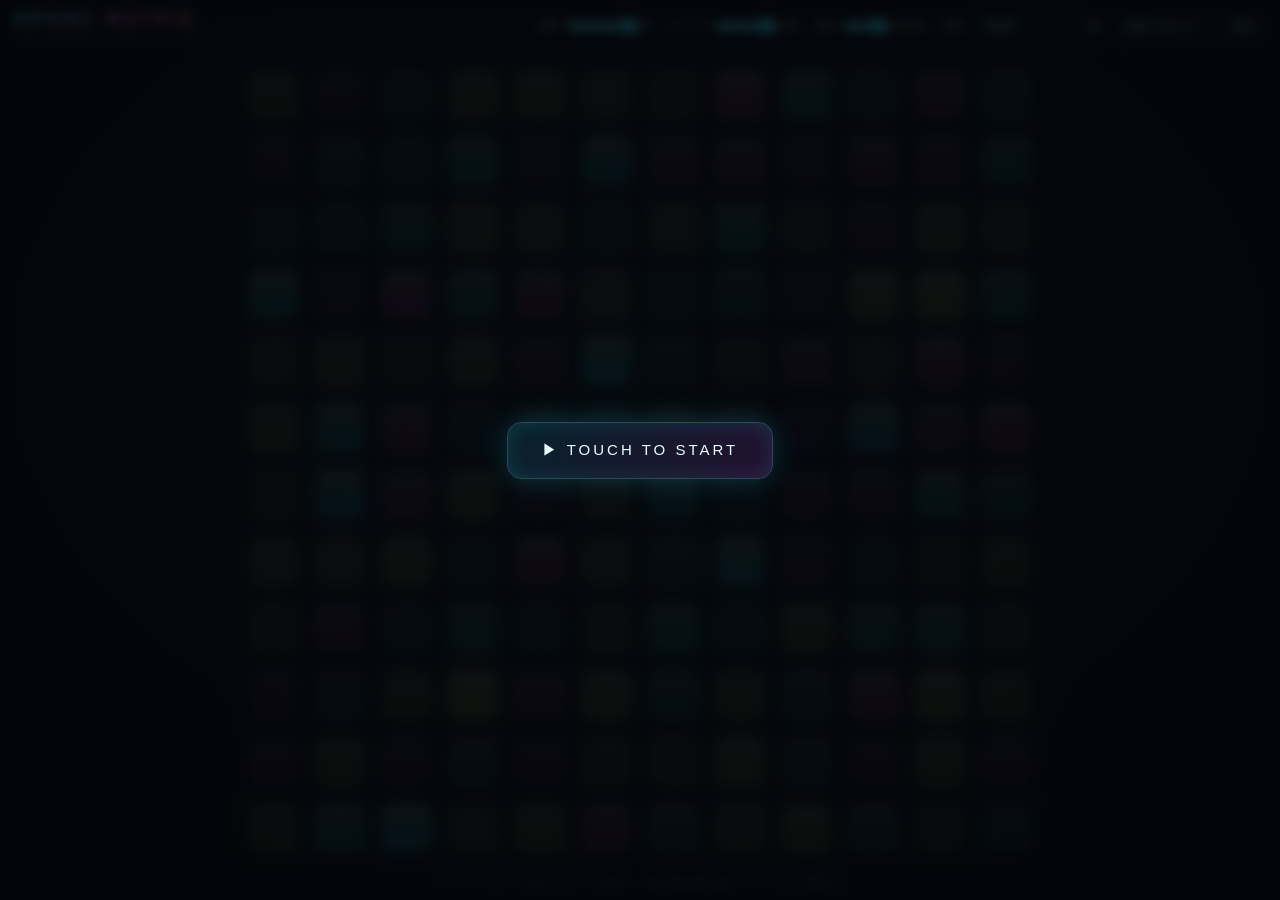
<file: qwen38_music.html>
<!DOCTYPE html>
<html lang="ja">
<head>
<meta charset="utf-8">
<meta name="viewport" content="width=device-width,initial-scale=1,maximum-scale=1,user-scalable=no">
<title>DRONE MATRIX — アンビエント・ドローンパッド</title>
<style>
:root{--cy:#35f1ff;--mg:#ff4fd8;--ye:#ffe95c}
html,body{height:100%}
body{margin:0;overflow:hidden;background:radial-gradient(120% 120% at 50% 40%,#071019 0%,#030509 70%);
color:#cfeef2;font-family:system-ui,-apple-system,"Hiragino Sans","Noto Sans JP",sans-serif;
-webkit-tap-highlight-color:transparent;user-select:none}
#app{height:100%;display:flex;flex-direction:column}
header{display:flex;align-items:center;gap:12px;flex-wrap:wrap;padding:10px 14px}
h1{font-size:15px;letter-spacing:.3em;margin:0;font-weight:700;
background:linear-gradient(90deg,var(--cy),var(--mg),var(--ye));
-webkit-background-clip:text;background-clip:text;color:transparent}
.sub{font-size:10px;opacity:.55;letter-spacing:.12em}
.spacer{flex:1}
.ctl{display:flex;align-items:center;gap:6px;font-size:10px}
input[type=range]{width:86px;accent-color:var(--cy)}
select,button{background:#0a141c;color:#bff4fa;border:1px solid #1d3a46;border-radius:8px;padding:6px 10px;font-size:11px;letter-spacing:.08em}
button{cursor:pointer;transition:.2s}
button.on{border-color:var(--mg);color:#ffd7f6;box-shadow:0 0 12px #ff4fd855;background:linear-gradient(135deg,#0e2c33,#2a1030)}
#stage{flex:1;position:relative;margin:0 10px 6px}
canvas{position:absolute;inset:0;width:100%;height:100%;touch-action:none;cursor:crosshair}
footer{text-align:center;font-size:10px;opacity:.5;padding:0 10px 10px;letter-spacing:.08em}
#overlay{position:fixed;inset:0;display:flex;align-items:center;justify-content:center;background:#030509cc;backdrop-filter:blur(6px);z-index:9;transition:opacity .7s}
#overlay.hide{opacity:0;pointer-events:none}
#start{padding:18px 34px;font-size:15px;letter-spacing:.2em;border-radius:14px;border:1px solid #2b4b57;
background:linear-gradient(135deg,#07222b,#241030);color:#e8fdff;box-shadow:0 0 30px #35f1ff33,inset 0 0 20px #35f1ff22}
</style>
</head>
<body>
<div id="app">
 <header>
  <div><h1>DRONE MATRIX</h1><div class="sub">なぞって奏でる アンビエント・ドローンパッド</div></div>
  <div class="spacer"></div>
  <label class="ctl">音量<input id="vol" type="range" min="0" max="1" step="0.01" value="0.8"></label>
  <label class="ctl">リバーブ<input id="rev" type="range" min="0" max="1" step="0.01" value="0.65"></label>
  <label class="ctl">余韻<input id="dec" type="range" min="2" max="14" step="0.5" value="7"></label>
  <label class="ctl">音階<select id="scale">
   <option value="hirajoshi" selected>平調子</option>
   <option value="pentaM">ペンタ(マイナー)</option>
   <option value="pentaP">ペンタ(メジャー)</option>
   <option value="ryukyu">琉球</option>
   <option value="whole">全音階</option>
  </select></label>
  <button id="rootBtn">基音ドローン</button>
  <button id="clearBtn">消去</button>
 </header>
 <div id="stage"><canvas id="cv"></canvas></div>
 <footer>ドラッグ / タップで光とドローンを描く ・ 縦=音高 横=定位 ・ ヘッドホン推奨 🎧</footer>
</div>
<div id="overlay"><button id="start">▶ TOUCH TO START</button></div>

<script>
(()=>{
const COLS=12,ROWS=12,TAU=Math.PI*2,ROOT=65.406,LEVEL=.16,MAXV=32;
const PAL=[{m:'#35f1ff',c:'#eaffff'},{m:'#ff4fd8',c:'#ffe1f9'},{m:'#ffe95c',c:'#fffbe2'}];
const SCALES={hirajoshi:[0,2,3,7,8],pentaM:[0,3,5,7,10],pentaP:[0,2,4,7,9],ryukyu:[0,4,7,9,11],whole:[0,2,4,6,8,10]};
let curScale='hirajoshi',DECAY=7;
const stage=document.getElementById('stage'),cv=document.getElementById('cv'),ctx=cv.getContext('2d');
const vol=document.getElementById('vol'),rev=document.getElementById('rev'),dec=document.getElementById('dec');
const scaleSel=document.getElementById('scale'),rootBtn=document.getElementById('rootBtn'),clearBtn=document.getElementById('clearBtn');
const overlay=document.getElementById('overlay'),startBtn=document.getElementById('start');
let W=0,H=0,DPR=1;
function resize(){DPR=Math.min(2,devicePixelRatio||1);const r=stage.getBoundingClientRect();W=cv.width=r.width*DPR;H=cv.height=r.height*DPR}
addEventListener('resize',resize);resize();

/* ---------- cells ---------- */
function sr(n){const x=Math.sin(n)*43758.5453;return x-Math.floor(x)}
const cells=[];
for(let r=0;r<ROWS;r++)for(let c=0;c<COLS;c++){
 const s=i=>sr(r*12.9898+c*78.233+i*7.7);
 cells.push({r,c,ci:(s(1)*3)|0,phase:s(2)*TAU,speed:.4+s(3)*.8,bias:.3+s(4)*.7,dark:s(5)<.07,energy:0,voice:null});
}

/* ---------- sprites ---------- */
function hex2rgb(h){const n=parseInt(h.slice(1),16);return[n>>16&255,n>>8&255,n&255]}
function rr(g,x,y,w,h,r){g.beginPath();g.moveTo(x+r,y);g.arcTo(x+w,y,x+w,y+h,r);g.arcTo(x+w,y+h,x,y+h,r);g.arcTo(x,y+h,x,y,r);g.arcTo(x,y,x+w,y,r);g.closePath()}
function makeSprite(p){
 const S=256,c2=document.createElement('canvas');c2.width=c2.height=S;const g=c2.getContext('2d');
 const[R,G,B]=hex2rgb(p.m);
 const rg=g.createRadialGradient(S/2,S/2,S*.05,S/2,S/2,S/2);
 rg.addColorStop(0,`rgba(${R},${G},${B},.85)`);rg.addColorStop(.35,`rgba(${R},${G},${B},.28)`);rg.addColorStop(1,`rgba(${R},${G},${B},0)`);
 g.fillStyle=rg;g.fillRect(0,0,S,S);
 const cs=S*.44,x=(S-cs)/2,lg=g.createLinearGradient(0,x,0,x+cs);
 lg.addColorStop(0,p.c);lg.addColorStop(.55,p.m);lg.addColorStop(1,p.m);
 g.fillStyle=lg;rr(g,x,x,cs,cs,cs*.22);g.fill();
 return c2;
}
const sprites=PAL.map(makeSprite);

/* ---------- audio ---------- */
let AC=null,bus,volG,wetG,conv;
function makeIR(dur,dc){const rate=AC.sampleRate,len=(rate*dur)|0,b=AC.createBuffer(2,len,rate);
 for(let ch=0;ch<2;ch++){const d=b.getChannelData(ch);for(let i=0;i<len;i++){const t=i/len;d[i]=(Math.random()*2-1)*Math.pow(1-t,dc)}}return b}
function initAudio(){
 if(AC)return;
 AC=new(window.AudioContext||window.webkitAudioContext)();
 bus=AC.createGain();
 const dry=AC.createGain();dry.gain.value=.9;
 volG=AC.createGain();volG.gain.value=+vol.value;
 const comp=AC.createDynamicsCompressor();comp.threshold.value=-20;comp.ratio.value=6;
 conv=AC.createConvolver();conv.buffer=makeIR(3.2,3);
 const wetG0=AC.createGain();wetG0.gain.value=+rev.value*1.2;wetG=wetG0;
 bus.connect(dry);dry.connect(volG);bus.connect(conv);conv.connect(wetG);wetG.connect(volG);
 volG.connect(comp);comp.connect(AC.destination);
}
function ensureRun(){if(AC&&AC.state==='suspended')AC.resume()}
function noteFreq(r){const sc=SCALES[curScale],i=ROWS-1-r;return ROOT*Math.pow(2,(sc[i%sc.length]+12*Math.floor(i/sc.length))/12)}

const voices=new Set();
function killVoice(v,tc=.5){
 if(!AC)return;voices.delete(v);const t=AC.currentTime;
 v.g.gain.cancelScheduledValues(t);v.g.gain.setTargetAtTime(0,t,tc);
 v.oscs.forEach(o=>o.stop(t+tc*6+1));v.lfo.stop(t+tc*6+1);v.cell.voice=null;
}
function makeVoice(cell){
 if(voices.size>=MAXV){let w=null,we=2;for(const v of voices)if(v.cell.energy<we){we=v.cell.energy;w=v}if(w)killVoice(w,.25)}
 const t=AC.currentTime,f=noteFreq(cell.r);
 const g=AC.createGain();g.gain.value=0;
 const fl=AC.createBiquadFilter();fl.type='lowpass';fl.Q.value=.8;fl.frequency.value=Math.min(f*5,6000);
 fl.connect(g);let tail=g;
 if(AC.createStereoPanner){const p=AC.createStereoPanner();p.pan.value=((cell.c/(COLS-1))*2-1)*.75;g.connect(p);tail=p}
 tail.connect(bus);
 const lfo=AC.createOscillator();lfo.frequency.value=.05+Math.random()*.1;
 const lg=AC.createGain();lg.gain.value=Math.min(f*1.8,900);lfo.connect(lg);lg.connect(fl.frequency);lfo.start(t);
 const oscs=[],mk=(ty,fr,gv)=>{const o=AC.createOscillator();o.type=ty;o.frequency.value=fr;
  const og=AC.createGain();og.gain.value=gv;o.connect(og);og.connect(fl);o.start(t);oscs.push(o)};
 const d=()=>1+(Math.random()*.008-.004);
 if(cell.ci===0){mk('sine',f*d(),1);mk('sine',f*d(),.8)}
 else if(cell.ci===1){mk('triangle',f*d(),.85);mk('sine',f*d(),.5)}
 else{mk('sine',f*d(),1);mk('sine',f*2*d(),.33);mk('triangle',f*.5*d(),.22)}
 const v={cell,g,oscs,lfo};voices.add(v);return v;
}
function activate(cell){
 if(!AC||AC.state!=='running')return;
 if(cell.energy>.95)return;
 cell.energy=1;
 if(!cell.voice)cell.voice=makeVoice(cell);
}

/* ---------- root drone ---------- */
let rootV=null;
function startRoot(){
 const t=AC.currentTime,g=AC.createGain();g.gain.value=0;g.connect(bus);
 const fl=AC.createBiquadFilter();fl.type='lowpass';fl.frequency.value=500;fl.connect(g);
 const oscs=[],mk=(ty,fr,gv)=>{const o=AC.createOscillator();o.type=ty;o.frequency.value=fr;
  const og=AC.createGain();og.gain.value=gv;o.connect(og);og.connect(fl);o.start(t);oscs.push(o)};
 mk('sine',ROOT,.7);mk('sine',ROOT/2,.5);mk('triangle',ROOT*1.5,.18);mk('triangle',ROOT*2,.12);
 const lfo=AC.createOscillator();lfo.frequency.value=.06;
 const lg=AC.createGain();lg.gain.value=.05;lfo.connect(lg);lg.connect(g.gain);lfo.start(t);
 g.gain.setTargetAtTime(.16,t,2);
 rootV={g,oscs,lfo};rootBtn.classList.add('on');
}
function stopRoot(){if(!rootV)return;const t=AC.currentTime;rootV.g.gain.setTargetAtTime(0,t,.8);
 rootV.oscs.forEach(o=>o.stop(t+4));rootV.lfo.stop(t+4);rootV=null;rootBtn.classList.remove('on')}
rootBtn.onclick=()=>{ensureRun();if(!AC)return;rootV?stopRoot():startRoot()};

/* ---------- pointer ---------- */
const ptrs=new Map();
function cellAt(e){const r=cv.getBoundingClientRect();
 const x=(e.clientX-r.left)/r.width*COLS|0,y=(e.clientY-r.top)/r.height*ROWS|0;
 if(x<0||y<0||x>=COLS||y>=ROWS)return null;return cells[y*COLS+x]}
cv.addEventListener('pointerdown',e=>{e.preventDefault();ensureRun();
 const c=cellAt(e);ptrs.set(e.pointerId,{cell:c});if(c)activate(c);cv.setPointerCapture(e.pointerId)});
cv.addEventListener('pointermove',e=>{const p=ptrs.get(e.pointerId);if(!p)return;
 const c=cellAt(e);if(!c){p.cell=null;return}
 if(p.cell&&p.cell!==c){const a=p.cell,dx=c.c-a.c,dy=c.r-a.r,n=Math.max(Math.abs(dx),Math.abs(dy));
  for(let i=1;i<=n;i++)activate(cells[(a.r+Math.round(dy*i/n))*COLS+(a.c+Math.round(dx*i/n))])}
 else if(!p.cell)activate(c);
 p.cell=c});
['pointerup','pointercancel'].forEach(ev=>cv.addEventListener(ev,e=>ptrs.delete(e.pointerId)));
cv.addEventListener('contextmenu',e=>e.preventDefault());

/* ---------- ui ---------- */
startBtn.onclick=()=>{initAudio();AC.resume().then(()=>overlay.classList.add('hide'))};
vol.oninput=()=>{if(AC)volG.gain.setTargetAtTime(+vol.value,AC.currentTime,.05)};
rev.oninput=()=>{if(AC)wetG.gain.setTargetAtTime(+rev.value*1.2,AC.currentTime,.05)};
dec.oninput=()=>DECAY=+dec.value;
scaleSel.onchange=()=>curScale=scaleSel.value;
clearBtn.onclick=()=>cells.forEach(c=>{c.energy=0;if(c.voice)killVoice(c.voice,.3)});

/* ---------- render ---------- */
let last=0,time=0;
function frame(ts){
 requestAnimationFrame(frame);
 const dt=Math.min(.06,(ts-last)/1000||0);last=ts;time+=dt;
 ctx.setTransform(1,0,0,1,0,0);ctx.clearRect(0,0,W,H);
 const pad=Math.min(W,H)*.02,gf=.3;
 const size=Math.min((W-pad*2)/(COLS+gf*(COLS-1)),(H-pad*2)/(ROWS+gf*(ROWS-1)));
 const gap=size*gf,gw=size*COLS+gap*(COLS-1),gh=size*ROWS+gap*(ROWS-1);
 const ox=(W-gw)/2,oy=(H-gh)/2,now=AC?AC.currentTime:0;
 ctx.globalCompositeOperation='lighter';
 for(const cell of cells){
  if(cell.energy>0){
   cell.energy=Math.max(0,cell.energy-dt/DECAY);
   if(cell.voice){
    if(cell.energy===0)killVoice(cell.voice,.6);
    else cell.voice.g.gain.setTargetAtTime(LEVEL*Math.pow(cell.energy,1.35),now,.12);
   }
  }
  const cx=ox+cell.c*(size+gap),cy=oy+cell.r*(size+gap);
  const tw=cell.dark?.04:(.5+.5*Math.sin(time*cell.speed+cell.phase));
  const ds=size*2.1;
  ctx.globalAlpha=.10+.16*tw*cell.bias;
  ctx.drawImage(sprites[cell.ci],cx+size/2-ds/2,cy+size/2-ds/2,ds,ds);
  if(cell.energy>0){
   const e=cell.energy,s2=ds*(1+.15*e);
   ctx.globalAlpha=Math.min(1,e*1.2);
   ctx.drawImage(sprites[cell.ci],cx+size/2-s2/2,cy+size/2-s2/2,s2,s2);
  }
 }
 ctx.globalAlpha=1;
}
requestAnimationFrame(frame);
})();
</script>
</body>
</html>
</file>
<file: styles.css>
:root {
  color-scheme: dark;
  --bg: #020203;
  --panel: #050506;
  --line: rgba(255, 255, 255, 0.09);
  --text: #f2f0e8;
  --muted: rgba(242, 240, 232, 0.58);
  --green: #8cffc7;
  --amber: #ffcc6d;
  --rose: #ff6d9d;
  --cyan: #63d7ff;
  --lfo: 0.34;
  --res: 0.46;
  --touches: 0;
  --touch-glow: 0px;
  --loop: 0;
  --loop-glow: 0px;
  --radius: 8px;
  font-family: ui-rounded, "SF Pro Rounded", "SF Pro Display", -apple-system, BlinkMacSystemFont, "Segoe UI", sans-serif;
}

* {
  box-sizing: border-box;
  -webkit-tap-highlight-color: transparent;
}

html,
body {
  min-height: 100%;
  margin: 0;
  overflow: hidden;
  background: var(--bg);
}

body {
  color: var(--text);
  touch-action: none;
  user-select: none;
}

button,
input {
  font: inherit;
}

.app {
  width: min(100vw, 520px);
  min-height: 100svh;
  margin: 0 auto;
  padding: max(16px, env(safe-area-inset-top)) 16px max(18px, env(safe-area-inset-bottom));
  display: grid;
  grid-template-rows: auto 1fr auto;
  gap: 14px;
  background:
    radial-gradient(circle at 50% 0%, rgba(255, 255, 255, 0.06), transparent 44%),
    linear-gradient(180deg, #070708, #000 54%);
}

.topbar,
.dock {
  min-width: 0;
  display: flex;
  align-items: center;
  justify-content: space-between;
  min-height: 48px;
}

.power,
.icon-button {
  height: 44px;
  border: 1px solid var(--line);
  border-radius: var(--radius);
  color: var(--text);
  background: #0b0b0d;
  box-shadow: inset 0 1px 0 rgba(255, 255, 255, 0.05), 0 10px 30px rgba(0, 0, 0, 0.36);
}

.power {
  min-width: 112px;
  padding: 0 14px;
  display: inline-flex;
  align-items: center;
  justify-content: center;
  gap: 9px;
  font-size: 13px;
  font-weight: 800;
  letter-spacing: 0;
}

.power-dot {
  width: 10px;
  height: 10px;
  border-radius: 999px;
  background: #444;
  box-shadow: 0 0 0 rgba(140, 255, 199, 0);
}

.power[aria-pressed="true"] .power-dot {
  background: var(--green);
  box-shadow: 0 0 18px rgba(140, 255, 199, 0.9);
}

.readout {
  min-width: 108px;
  height: 44px;
  padding: 0 12px;
  display: inline-flex;
  align-items: center;
  justify-content: space-between;
  gap: 12px;
  border: 1px solid var(--line);
  border-radius: var(--radius);
  background: rgba(255, 255, 255, 0.035);
  color: var(--muted);
  font-size: 12px;
  font-weight: 800;
  letter-spacing: 0;
}

.readout span:first-child {
  color: var(--text);
}

.display {
  position: relative;
  min-height: 0;
  align-self: stretch;
  display: grid;
  place-items: center;
  padding: 6px 0;
}

.led-grid {
  position: relative;
  z-index: 2;
  width: min(100%, calc((100svh - 172px) / 2), 356px);
  aspect-ratio: 10 / 20;
  display: grid;
  grid-template-columns: repeat(10, 1fr);
  grid-template-rows: repeat(20, 1fr);
  gap: clamp(4px, 1.1vw, 7px);
  padding: clamp(9px, 2.5vw, 14px);
  border: 1px solid rgba(255, 255, 255, 0.07);
  border-radius: 8px;
  background:
    linear-gradient(145deg, rgba(255, 255, 255, 0.045), transparent 34%),
    #010101;
  box-shadow:
    inset 0 0 0 1px rgba(0, 0, 0, 0.88),
    inset 0 0 54px rgba(255, 255, 255, 0.025),
    inset 0 0 calc(18px + var(--res) * 26px) rgba(99, 215, 255, calc(var(--lfo) * 0.08)),
    inset 0 0 var(--loop-glow) rgba(255, 204, 109, calc(var(--loop) * 0.12)),
    0 0 var(--touch-glow) rgba(255, 109, 157, 0.12),
    0 28px 80px rgba(0, 0, 0, 0.52);
}

.led {
  position: relative;
  width: 100%;
  aspect-ratio: 1;
  border: 0;
  border-radius: 50%;
  padding: 0;
  background:
    radial-gradient(circle at 38% 32%, rgba(255, 255, 255, 0.22), transparent 18%),
    radial-gradient(circle, rgba(128, 128, 128, 0.2), rgba(26, 28, 29, 0.78) 50%, #070808 70%);
  box-shadow:
    inset 0 0 7px rgba(255, 255, 255, 0.035),
    0 0 0 1px rgba(255, 255, 255, 0.035);
  opacity: 0.66;
  transform: scale(0.98);
}

.led::before {
  content: "";
  position: absolute;
  inset: -9%;
  border-radius: inherit;
  background:
    radial-gradient(circle at 36% 30%, rgba(255, 255, 255, calc(var(--aura, 0) * 0.18)), transparent 18%),
    radial-gradient(circle, var(--aura-color, var(--green)), transparent 62%);
  opacity: calc(var(--aura, 0) * 0.42);
  filter: blur(1px);
  transition: opacity 120ms linear;
}

.led::after {
  content: "";
  position: absolute;
  inset: -42%;
  border-radius: inherit;
  background: radial-gradient(circle, var(--led-color, var(--green)), transparent 58%);
  opacity: calc(var(--glow, 0) * 0.8);
  filter: blur(9px);
  z-index: -1;
}

.led.has-aura {
  background:
    radial-gradient(circle at 38% 32%, rgba(255, 255, 255, calc(0.18 + var(--aura, 0) * 0.2)), transparent 18%),
    radial-gradient(circle, color-mix(in srgb, var(--aura-color, var(--green)) calc(var(--aura, 0) * 52%), rgba(128, 128, 128, 0.2)) 0%, rgba(26, 28, 29, 0.78) 56%, #070808 74%);
  box-shadow:
    inset 0 0 calc(7px + var(--aura, 0) * 8px) rgba(255, 255, 255, calc(0.035 + var(--aura, 0) * 0.08)),
    0 0 calc(var(--aura, 0) * 14px) color-mix(in srgb, var(--aura-color, var(--green)) 54%, transparent);
  opacity: calc(0.66 + var(--aura, 0) * 0.28);
}

.led.is-on {
  background:
    radial-gradient(circle at 35% 28%, rgba(255, 255, 255, 0.92), transparent 15%),
    radial-gradient(circle, color-mix(in srgb, var(--led-color, var(--green)) 92%, white 8%), var(--led-color, var(--green)) 45%, rgba(19, 22, 21, 0.9) 76%);
  box-shadow:
    inset 0 0 12px rgba(255, 255, 255, 0.18),
    0 0 calc(7px + var(--glow, 0) * 18px) color-mix(in srgb, var(--led-color, var(--green)) 74%, transparent);
  opacity: 1;
  transform: scale(calc(0.96 + var(--glow, 0) * 0.1));
}

.led.is-step {
  outline: 1px solid rgba(255, 255, 255, 0.36);
  outline-offset: 3px;
}

.gesture-canvas {
  position: absolute;
  inset: 6px 0;
  width: 100%;
  height: calc(100% - 12px);
  pointer-events: none;
  opacity: 0.82;
}

.dock {
  gap: 6px;
}

.icon-button {
  width: 42px;
  flex: 0 0 42px;
  display: inline-grid;
  place-items: center;
  font-size: 13px;
  font-weight: 900;
}

.icon-button[aria-pressed="true"] {
  color: #06100c;
  background: var(--green);
  border-color: rgba(140, 255, 199, 0.82);
}

.slider {
  width: 100%;
  flex: 1 1 74px;
  min-width: 0;
  accent-color: var(--amber);
}

.fx-control {
  width: 56px;
  flex: 0 0 56px;
  height: 44px;
  padding: 5px 7px 6px;
  display: grid;
  grid-template-rows: auto 1fr;
  align-items: center;
  gap: 2px;
  border: 1px solid var(--line);
  border-radius: var(--radius);
  background: rgba(255, 255, 255, 0.035);
}

.fx-control span {
  min-width: 0;
  color: var(--muted);
  font-size: 10px;
  font-weight: 900;
  line-height: 1;
  text-align: center;
}

.mini-slider {
  width: 100%;
  min-width: 0;
  accent-color: var(--cyan);
}

.resonance-slider {
  accent-color: var(--rose);
}

@media (max-height: 710px) {
  .app {
    gap: 10px;
    padding-top: max(10px, env(safe-area-inset-top));
    padding-bottom: max(10px, env(safe-area-inset-bottom));
  }

  .topbar,
  .dock {
    min-height: 42px;
  }

  .power,
  .icon-button,
  .readout,
  .fx-control {
    height: 40px;
  }

  .fx-control {
    width: 52px;
    flex-basis: 52px;
  }
}

@supports not (color: color-mix(in srgb, white, black)) {
  .led.is-on {
    box-shadow:
      inset 0 0 12px rgba(255, 255, 255, 0.18),
      0 0 18px rgba(140, 255, 199, 0.48);
  }
}
</file>
